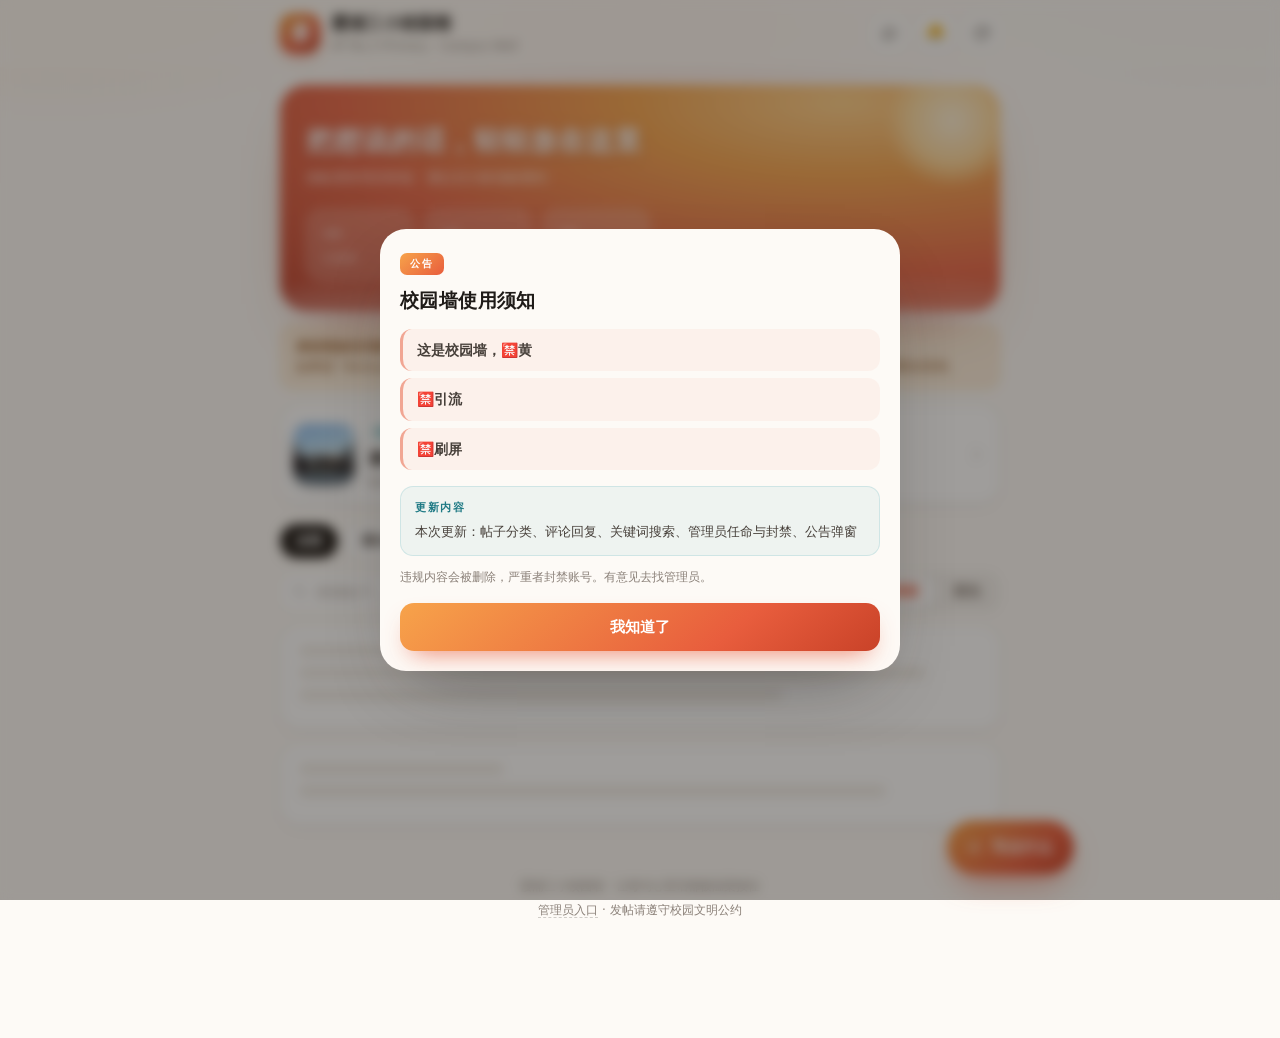
<file: index.html>
<!DOCTYPE html>
<html lang="zh-CN">
<head>
<meta charset="UTF-8">
<meta name="viewport" content="width=device-width, initial-scale=1, viewport-fit=cover">
<meta name="theme-color" content="#fdfaf6">
<meta name="description" content="霞浦三小校园墙 —— 同学们发帖、点赞、评论的校园小广场。">
<title>霞浦三小校园墙</title>
<link rel="icon" href="data:image/svg+xml,<svg xmlns='http://www.w3.org/2000/svg' viewBox='0 0 100 100'><rect width='100' height='100' rx='24' fill='%23e85d3d'/><text x='50' y='70' font-size='58' text-anchor='middle' fill='white' font-family='sans-serif'>霞</text></svg>">
<link rel="stylesheet" href="css/style.css">
</head>
<body>

<!-- ============ 顶栏 ============ -->
<header class="site-head" id="siteHead">
  <div class="head-inner">
    <div class="brand">
      <div class="brand-mark">霞</div>
      <div class="brand-text">
        <h1 id="siteTitle">霞浦三小校园墙</h1>
        <p>XP No.3 Primary · Campus Wall</p>
      </div>
    </div>
    <div class="head-actions">
      <button class="icon-btn dot-host" id="btnMsg" title="消息" aria-label="消息">
        <svg viewBox="0 0 24 24" fill="none" stroke="currentColor" stroke-width="2" stroke-linecap="round" stroke-linejoin="round" width="17" height="17">
          <path d="M20.5 11.5c0 4-3.8 7.2-8.5 7.2-1 0-2-.14-2.9-.4L4.5 20l1.4-3.7C4.4 14.9 3.5 13.3 3.5 11.5c0-4 3.8-7.2 8.5-7.2s8.5 3.2 8.5 7.2z"/>
        </svg>
        <i class="dot" id="msgDot" hidden></i>
      </button>
      <a class="icon-btn me-btn" id="btnMe" href="me.html" title="个人中心" aria-label="个人中心">
        <span id="myAvatar">🐣</span>
      </a>
      <button class="icon-btn" id="btnRefresh" title="刷新" aria-label="刷新">
        <svg viewBox="0 0 24 24" fill="none" stroke="currentColor" stroke-width="2" stroke-linecap="round" stroke-linejoin="round" width="17" height="17">
          <path d="M21 12a9 9 0 1 1-2.64-6.36"/><path d="M21 3v6h-6"/>
        </svg>
      </button>
    </div>
  </div>
</header>

<div class="wrap">

  <!-- ============ 头图 ============ -->
  <section class="hero">
    <div class="hero-sun"></div>
    <svg class="hero-wave" viewBox="0 0 720 62" preserveAspectRatio="none" aria-hidden="true">
      <path d="M0 40 C90 14 150 52 240 40 C330 28 380 8 470 26 C560 44 620 20 720 34 L720 62 L0 62 Z" fill="rgba(255,255,255,0.10)"/>
      <path d="M0 50 C110 30 170 58 280 48 C390 38 430 26 540 44 C630 58 680 40 720 48 L720 62 L0 62 Z" fill="rgba(255,255,255,0.14)"/>
    </svg>
    <h2>把想说的话，轻轻放在这里</h2>
    <p class="sub">发帖需管理员审核 · 通过后大家就能看到</p>

    <div class="hero-stats">
      <div class="stat"><b id="statPosts">—</b><span>已发布</span></div>
      <div class="stat"><b id="statLikes">—</b><span>收到的赞</span></div>
      <div class="stat"><b id="statComments">—</b><span>条评论</span></div>
    </div>
  </section>

  <div class="demo-bar" id="demoBar">
    <b>演示模式</b> · 还没有连接数据库，帖子只存在你这台设备上。
    想正式上线，请按 <code>README.md</code> 的步骤填好 <code>js/config.js</code>。
  </div>

  <!-- ============ 学校简介入口 ============ -->
  <a class="intro-card" href="xiapu/index.html">
    <div class="intro-thumb"></div>
    <div class="intro-body">
      <span class="intro-kicker">学校简介</span>
      <h3>霞浦县第三小学 · 若水教育</h3>
      <p>校史 · 文化 · 荣誉 · 校刊《润芽》</p>
    </div>
    <svg class="intro-arrow" viewBox="0 0 24 24" fill="none" stroke="currentColor" stroke-width="2" stroke-linecap="round" stroke-linejoin="round" aria-hidden="true">
      <path d="M9 5l7 7-7 7"/>
    </svg>
  </a>

  <!-- ============ 分类 ============ -->
  <div class="cat-bar" id="catBar">
    <button class="cat on" data-cat="">全部</button>
    <button class="cat" data-cat="灌水贴">灌水贴</button>
    <button class="cat" data-cat="吐槽">吐槽</button>
    <button class="cat" data-cat="失物招领">失物招领</button>
    <button class="cat" data-cat="挂人">挂人</button>
  </div>

  <!-- ============ 工具栏：搜索 + 排序 ============ -->
  <div class="toolbar">
    <div class="search-box">
      <svg viewBox="0 0 24 24" fill="none" stroke="currentColor" stroke-width="2" stroke-linecap="round" stroke-linejoin="round" width="15" height="15">
        <circle cx="11" cy="11" r="7"/><path d="M20 20l-3.5-3.5"/>
      </svg>
      <input id="inpSearch" type="search" placeholder="搜索帖子…" autocomplete="off" maxlength="40">
      <button class="search-clear" id="btnClearSearch" hidden aria-label="清空搜索">
        <svg viewBox="0 0 24 24" fill="none" stroke="currentColor" stroke-width="2.4" stroke-linecap="round" width="12" height="12">
          <path d="M6 6l12 12M18 6L6 18"/>
        </svg>
      </button>
    </div>
    <div class="tabs" role="tablist">
      <button class="tab active" data-sort="new" role="tab">最新</button>
      <button class="tab" data-sort="hot" role="tab">最热</button>
    </div>
  </div>

  <div class="search-hint" id="searchHint" hidden></div>

  <!-- ============ 帖子流 ============ -->
  <main id="feed">
    <div class="skel"><div class="skel-line" style="width:38%"></div><div class="skel-line" style="width:92%"></div><div class="skel-line" style="width:71%"></div></div>
    <div class="skel"><div class="skel-line" style="width:30%"></div><div class="skel-line" style="width:86%"></div></div>
  </main>

  <footer class="site-foot">
    <div>霞浦三小校园墙 · 让每句心里话都被温柔接住</div>
    <div><a href="admin.html">管理员入口</a> · 发帖请遵守校园文明公约</div>
  </footer>
</div>

<!-- ============ 发布按钮 ============ -->
<button class="fab" id="btnCompose">
  <svg viewBox="0 0 24 24" fill="none" stroke="currentColor" stroke-width="2.2" stroke-linecap="round" stroke-linejoin="round">
    <path d="M12 5v14M5 12h14"/>
  </svg>
  写点什么
</button>

<!-- ============ 发布弹窗 ============ -->
<div class="modal-backdrop" id="composer">
  <div class="sheet" role="dialog" aria-modal="true" aria-labelledby="composerTitle">
    <div class="sheet-grip"></div>
    <h3 id="composerTitle">写点什么</h3>
    <p class="hint">发布后会先送到管理员那里，通过审核就会挂在墙上啦。</p>

    <div class="field">
      <label>发帖身份</label>
      <div class="poster-bar">
        <div class="avatar" id="posterAvatar">🐣</div>
        <div class="poster-info">
          <div class="poster-name" id="posterName">正在确认身份…</div>
          <label class="switch">
            <input type="checkbox" id="chkAnon">
            <span class="switch-track"><i></i></span>
            <span class="switch-text">匿名发布（不显示我的头像）</span>
          </label>
        </div>
      </div>
    </div>

    <div class="field">
      <label>发个什么</label>
      <div class="cat-pick" id="catPick">
        <button type="button" class="cat-opt on" data-cat="灌水贴">💬 灌水贴</button>
        <button type="button" class="cat-opt" data-cat="吐槽">😤 吐槽</button>
        <button type="button" class="cat-opt" data-cat="失物招领">🔎 失物招领</button>
        <button type="button" class="cat-opt" data-cat="挂人">👀 挂人</button>
      </div>
    </div>

    <div class="field">
      <label for="inpContent">想说的事</label>
      <textarea class="textarea" id="inpContent" maxlength="1000" placeholder="捡到东西、找失主、分享一件小事、给谁带句话……都可以。注意不要写别人的真实姓名和联系方式哦。"></textarea>
      <div class="counter" id="counter">0 / 1000</div>
    </div>

    <div class="field">
      <label>配图 <span class="opt">（选填，一张）</span></label>
      <div class="uploader">
        <div class="upload-tile" id="uploadTile">
          <svg viewBox="0 0 24 24" fill="none" stroke="currentColor" stroke-width="1.8" stroke-linecap="round" stroke-linejoin="round">
            <rect x="3" y="4.5" width="18" height="15" rx="3"/><circle cx="8.5" cy="9.5" r="1.6"/><path d="M3.5 17l4.5-4.5 3.5 3 3-2.5 6 5"/>
          </svg>
          加图片
        </div>
        <div class="uploader-info" id="uploaderInfo">
          支持 jpg / png，会自动压缩，单张不超过 10MB。
        </div>
      </div>
      <input type="file" id="fileInput" accept="image/*" hidden>
    </div>

    <div class="sheet-actions">
      <button class="btn btn-ghost" id="btnCancel">取消</button>
      <button class="btn btn-primary" id="btnSubmit">提交审核</button>
    </div>
  </div>
</div>

<!-- ============ 公告 ============ -->
<div class="modal-backdrop" id="announceModal">
  <div class="sheet announce-sheet" role="dialog" aria-modal="true" aria-labelledby="annTitle">
    <div class="sheet-grip"></div>
    <div class="announce-badge">公告</div>
    <h3 id="annTitle">校园墙使用须知</h3>
    <div class="announce-rules" id="annRules"></div>
    <div class="announce-change" id="annChange"></div>
    <div class="announce-footer" id="annFooter" hidden></div>
    <button class="btn btn-primary" id="btnAnnOk" style="width:100%;margin-top:16px">我知道了</button>
  </div>
</div>

<!-- ============ 用户卡片 ============ -->
<div class="modal-backdrop" id="userCard">
  <div class="sheet user-sheet" role="dialog" aria-modal="true">
    <div class="sheet-grip"></div>
    <div class="uc-head">
      <div class="uc-avatar" id="ucAvatar">🐣</div>
      <div class="uc-name" id="ucName">同学</div>
      <div class="uc-bio" id="ucBio"></div>
    </div>
    <div class="uc-actions" id="ucActions"></div>
    <button class="btn btn-ghost uc-close" id="ucClose" style="width:100%;margin-top:10px">关闭</button>
  </div>
</div>

<!-- ============ 图片大图 ============ -->
<div class="lightbox" id="lightbox"><img id="lightboxImg" alt="查看大图"></div>

<!-- ============ toast ============ -->
<div class="toast-stack" id="toastStack"></div>

<!-- ============ 脚本（本地文件，不依赖任何 CDN） ============ -->
<script src="vendor/supabase.js"></script>
<script src="js/config.js"></script>
<script src="js/store.js"></script>
<script src="js/social.js"></script>
<script src="js/notify.js"></script>
<script src="js/app.js"></script>
</body>
</html>
</file>
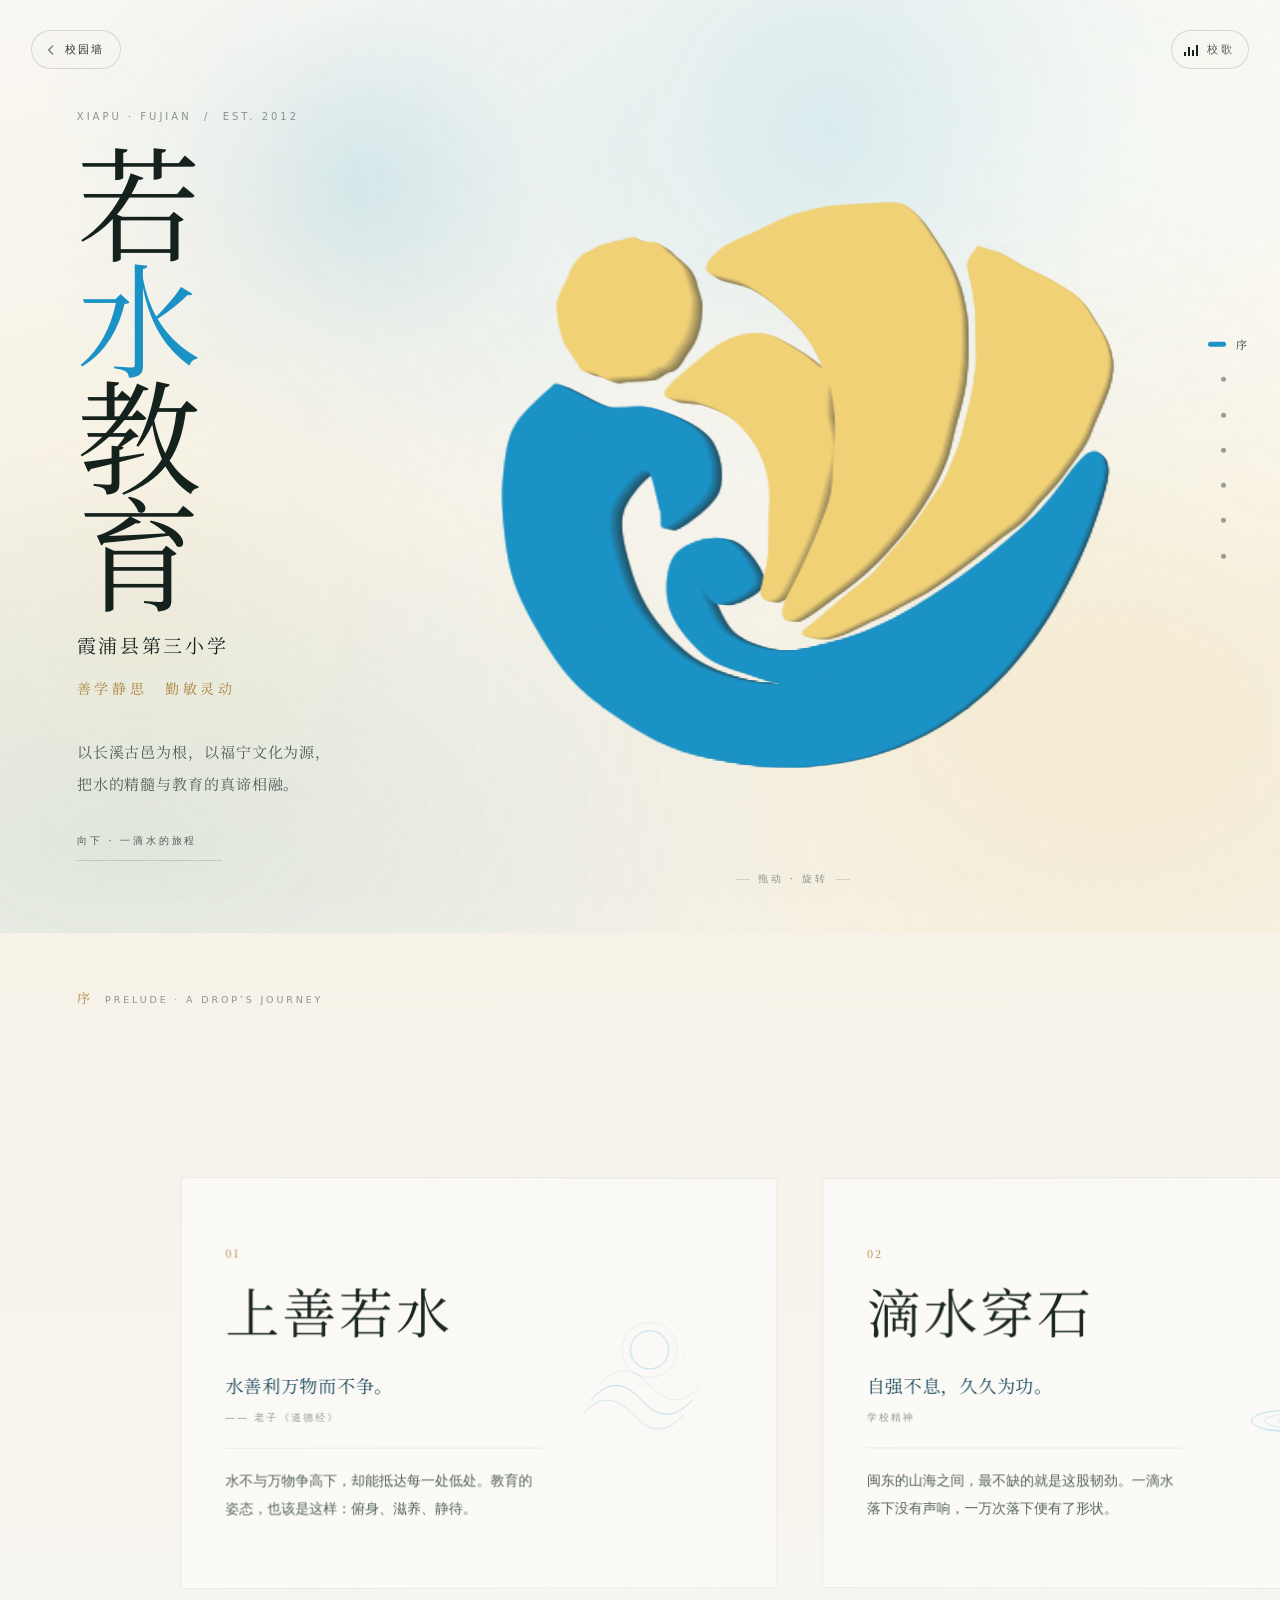
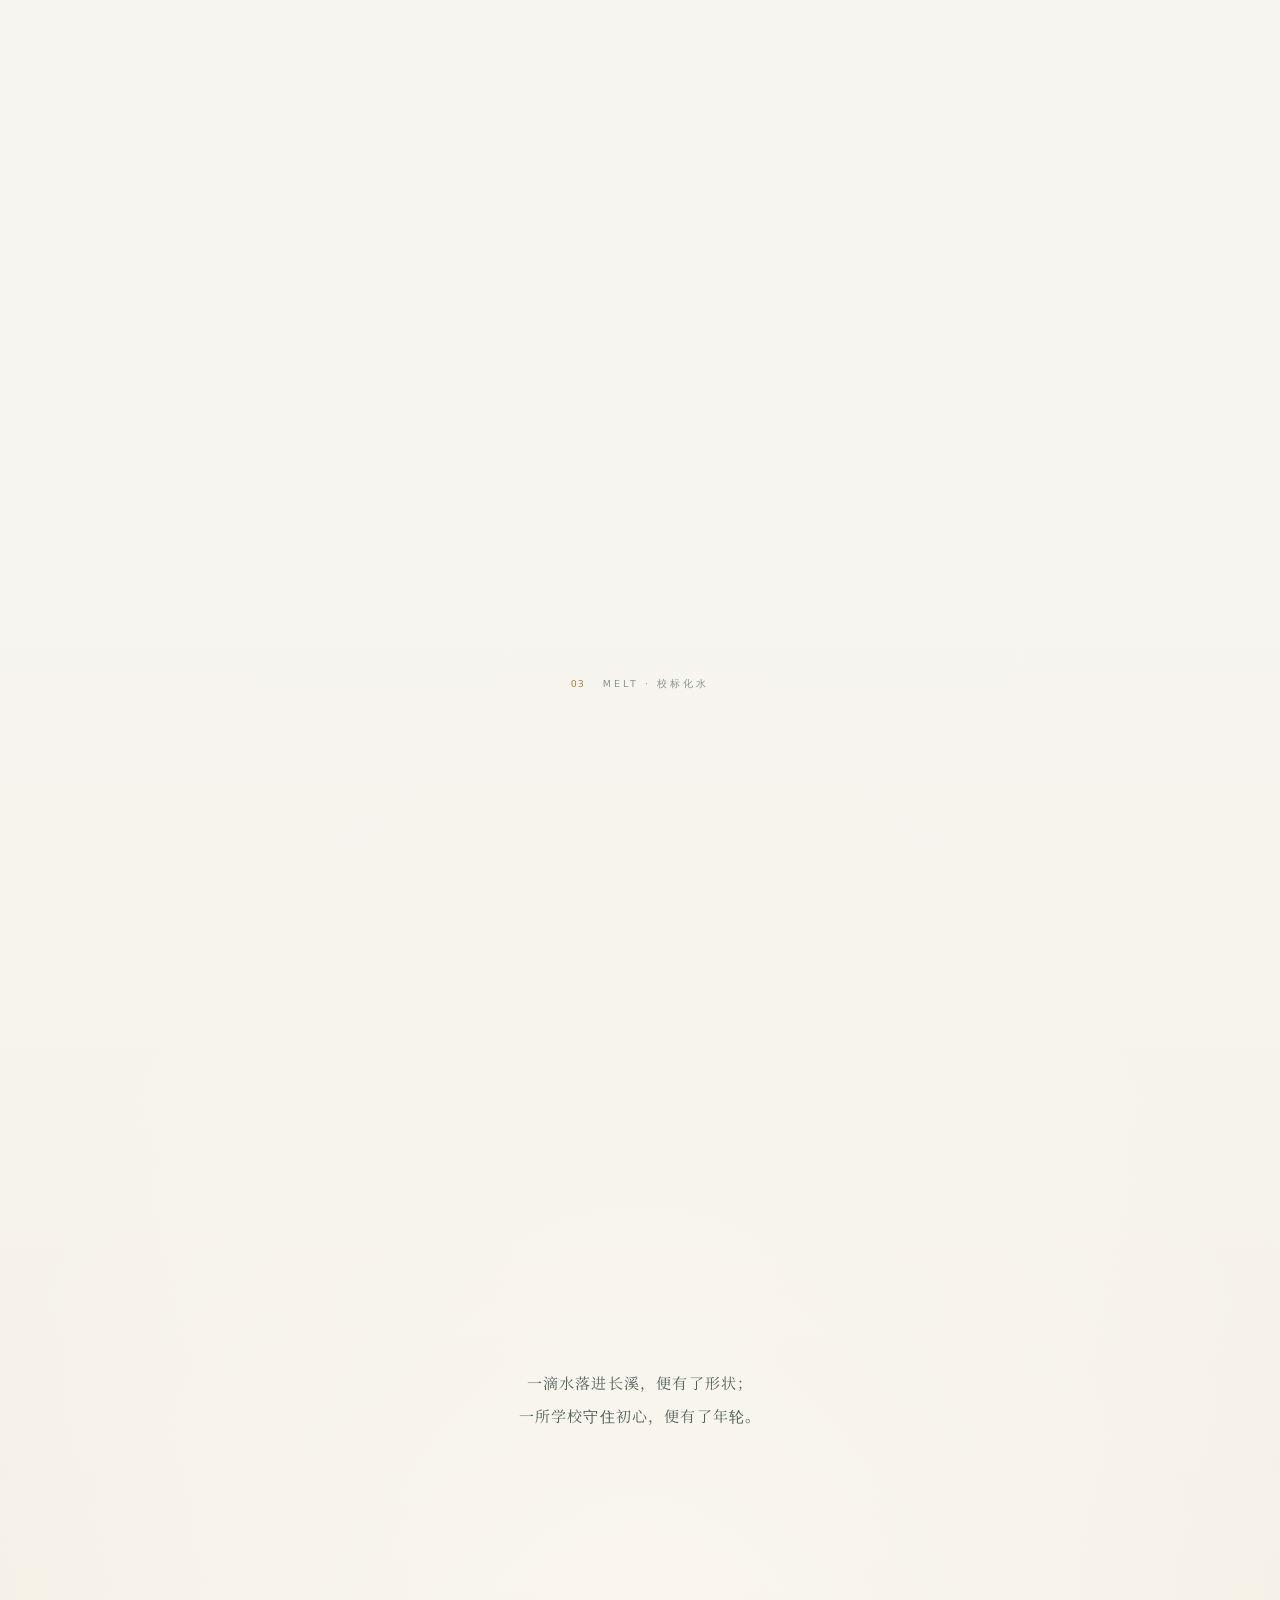
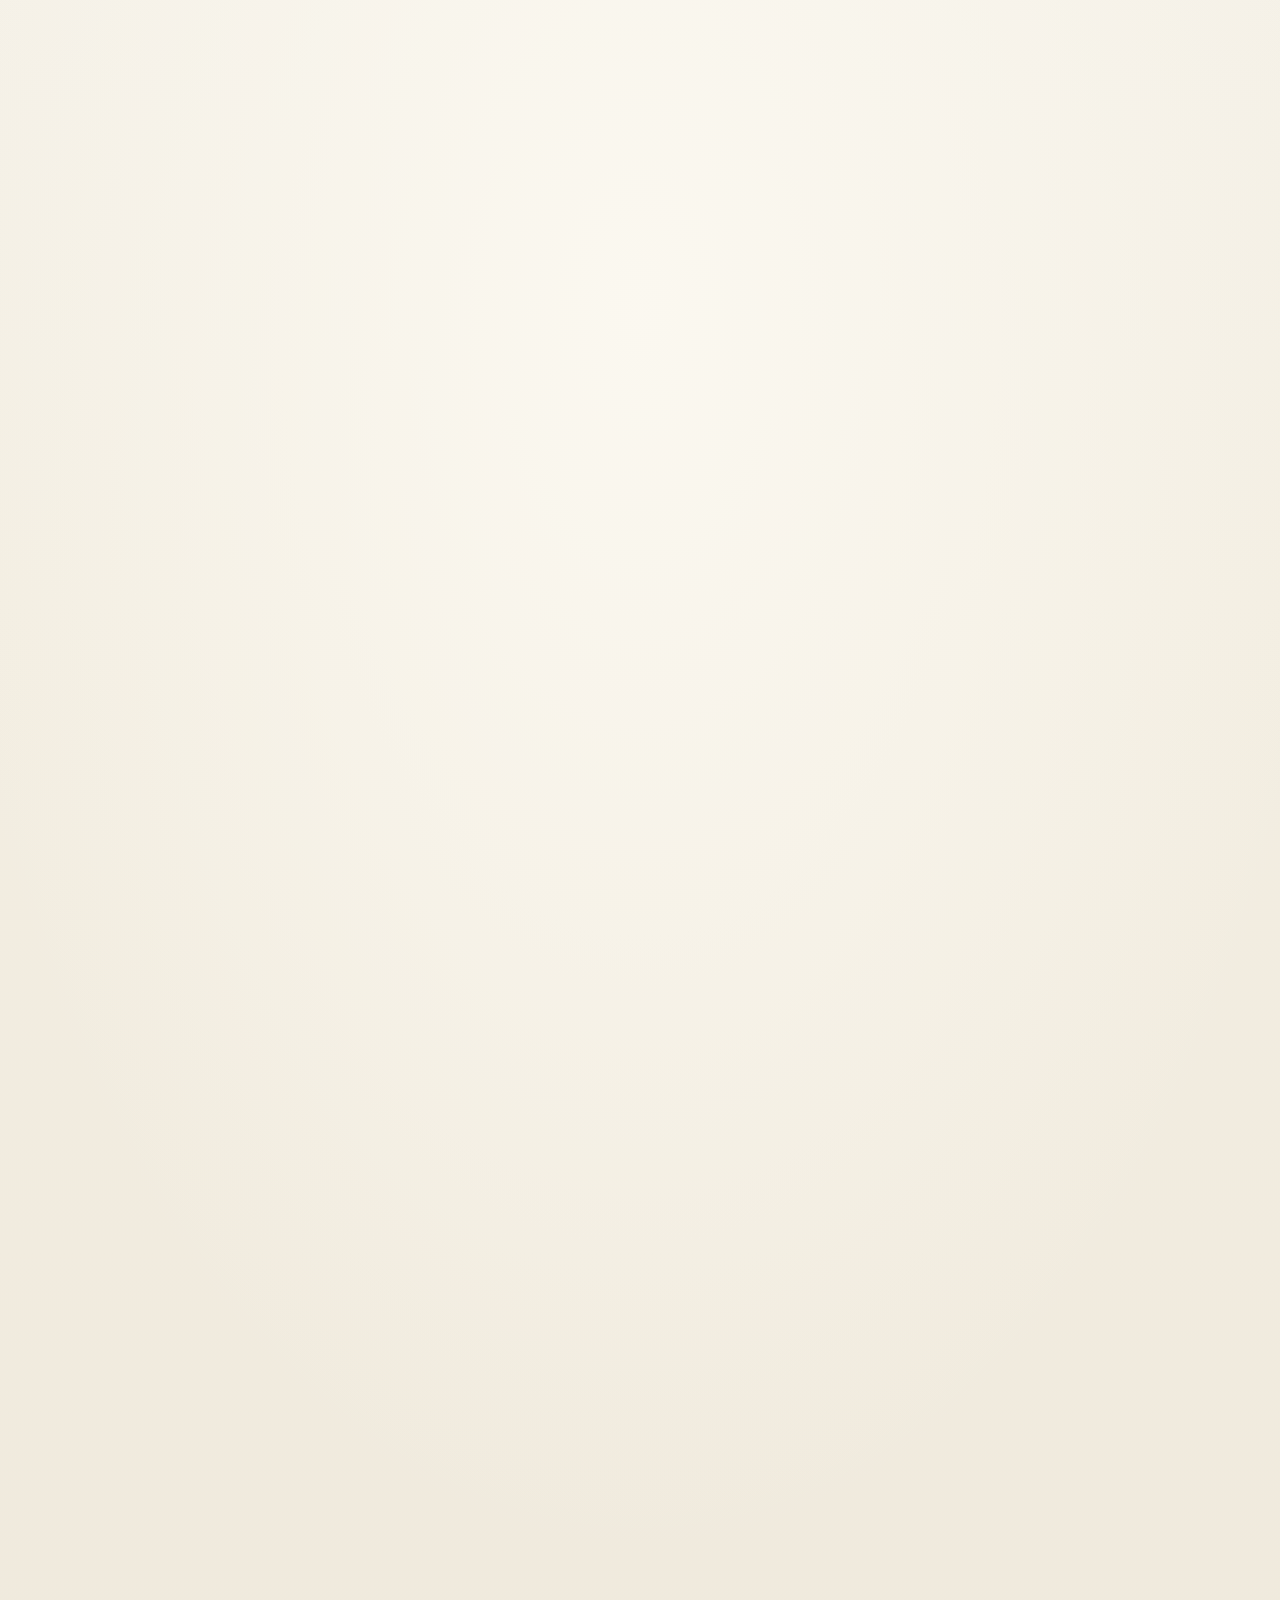
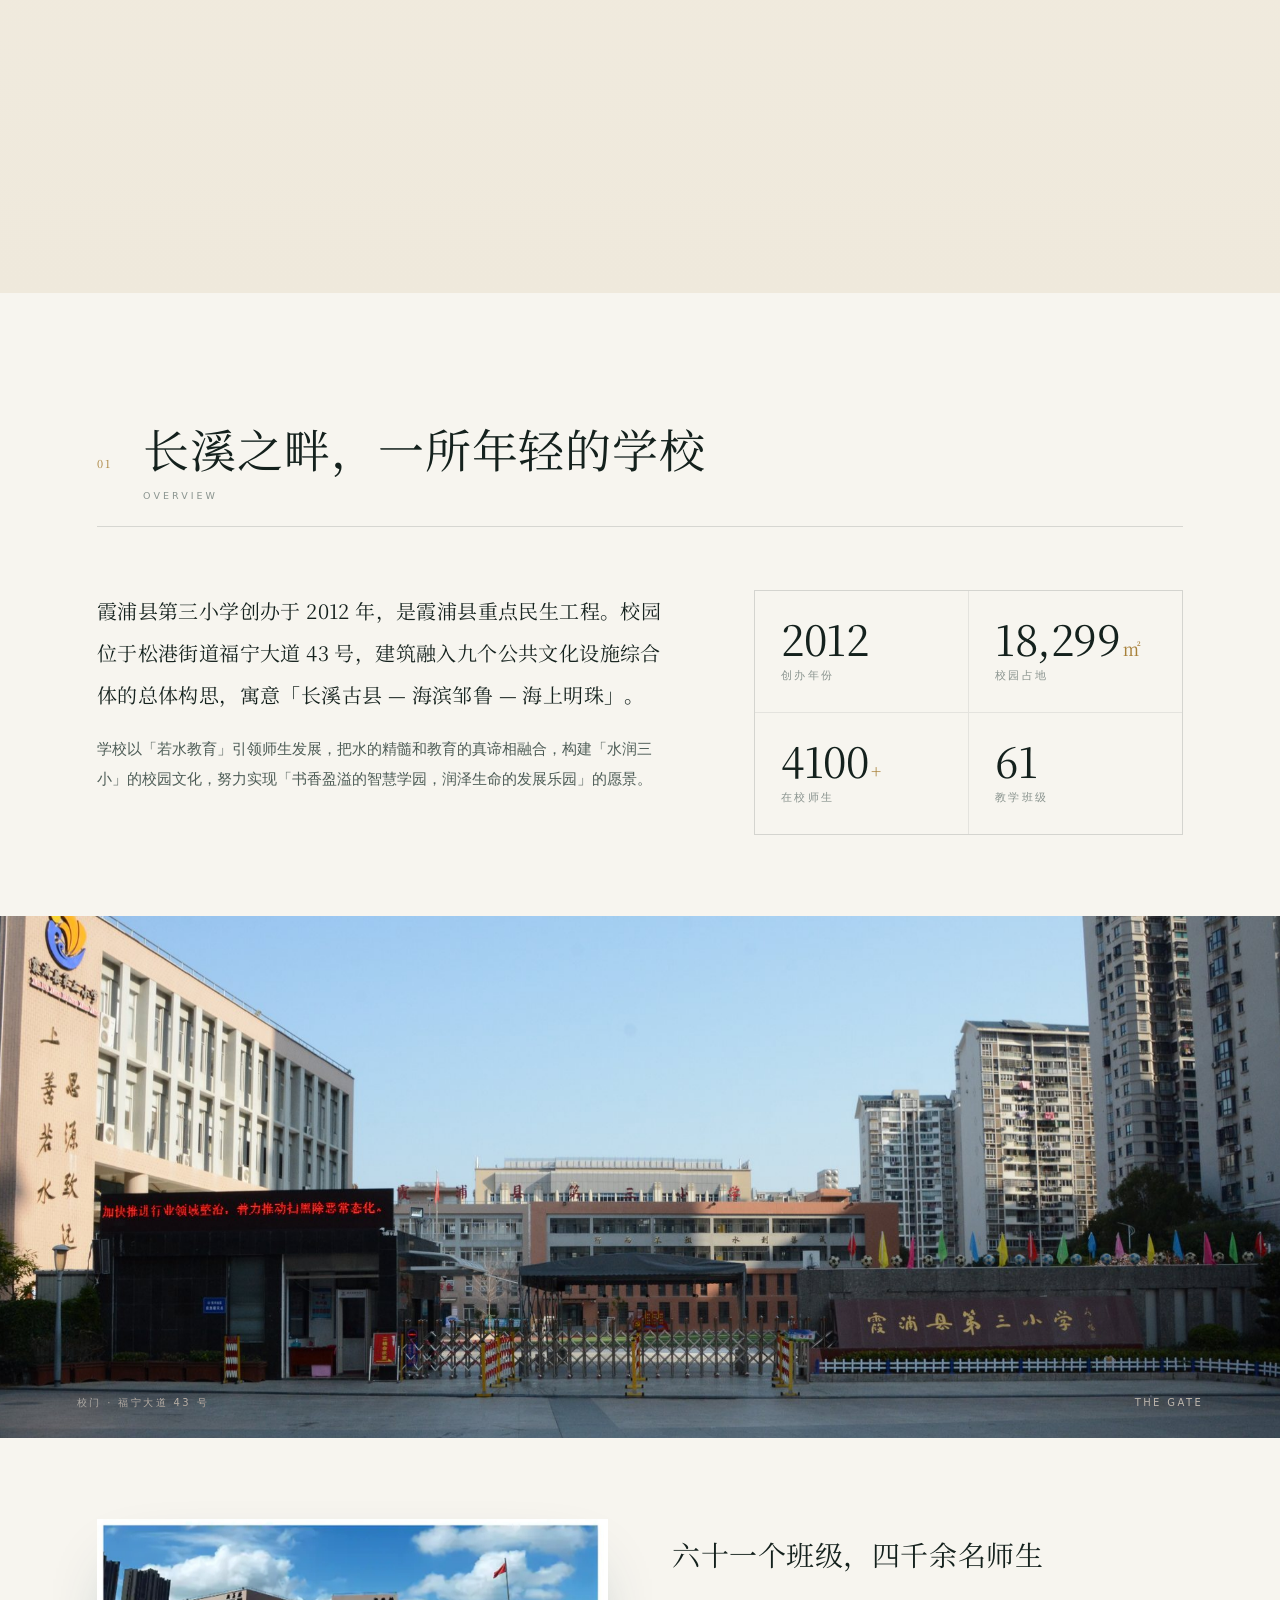
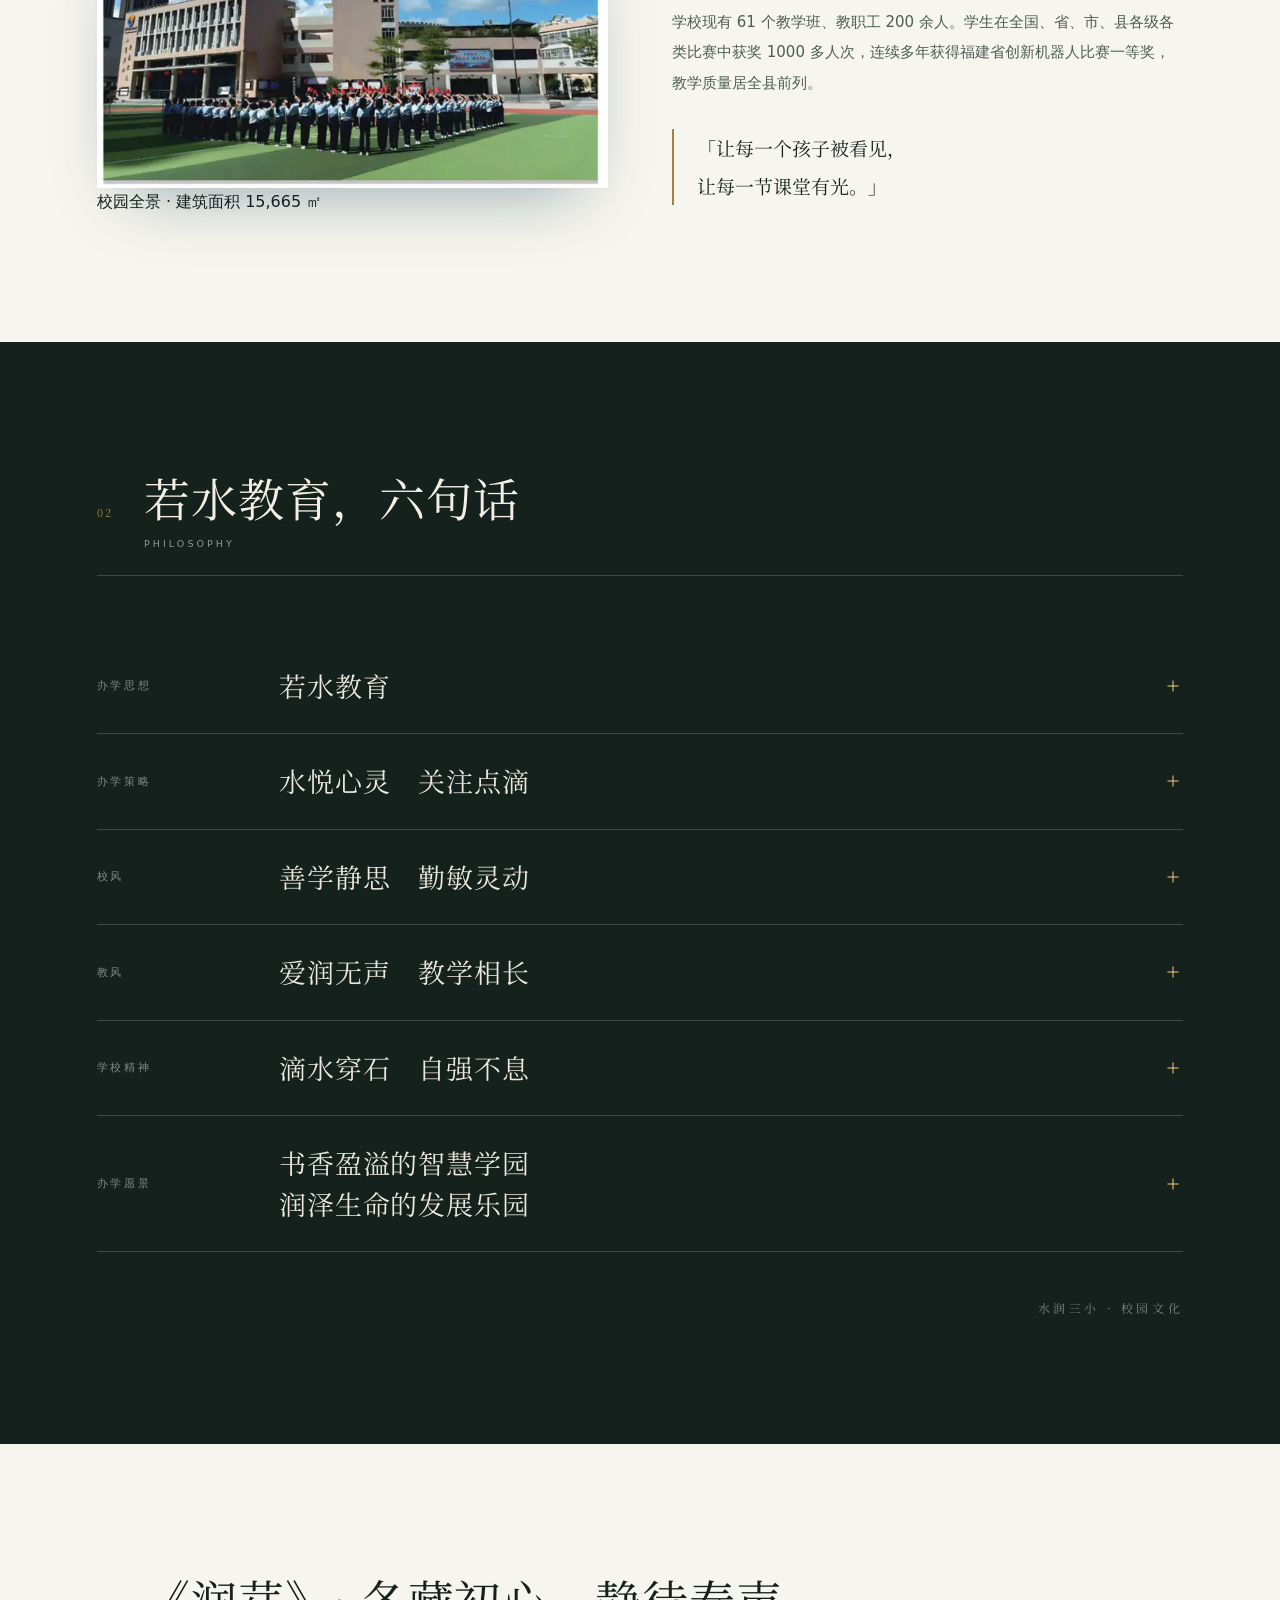
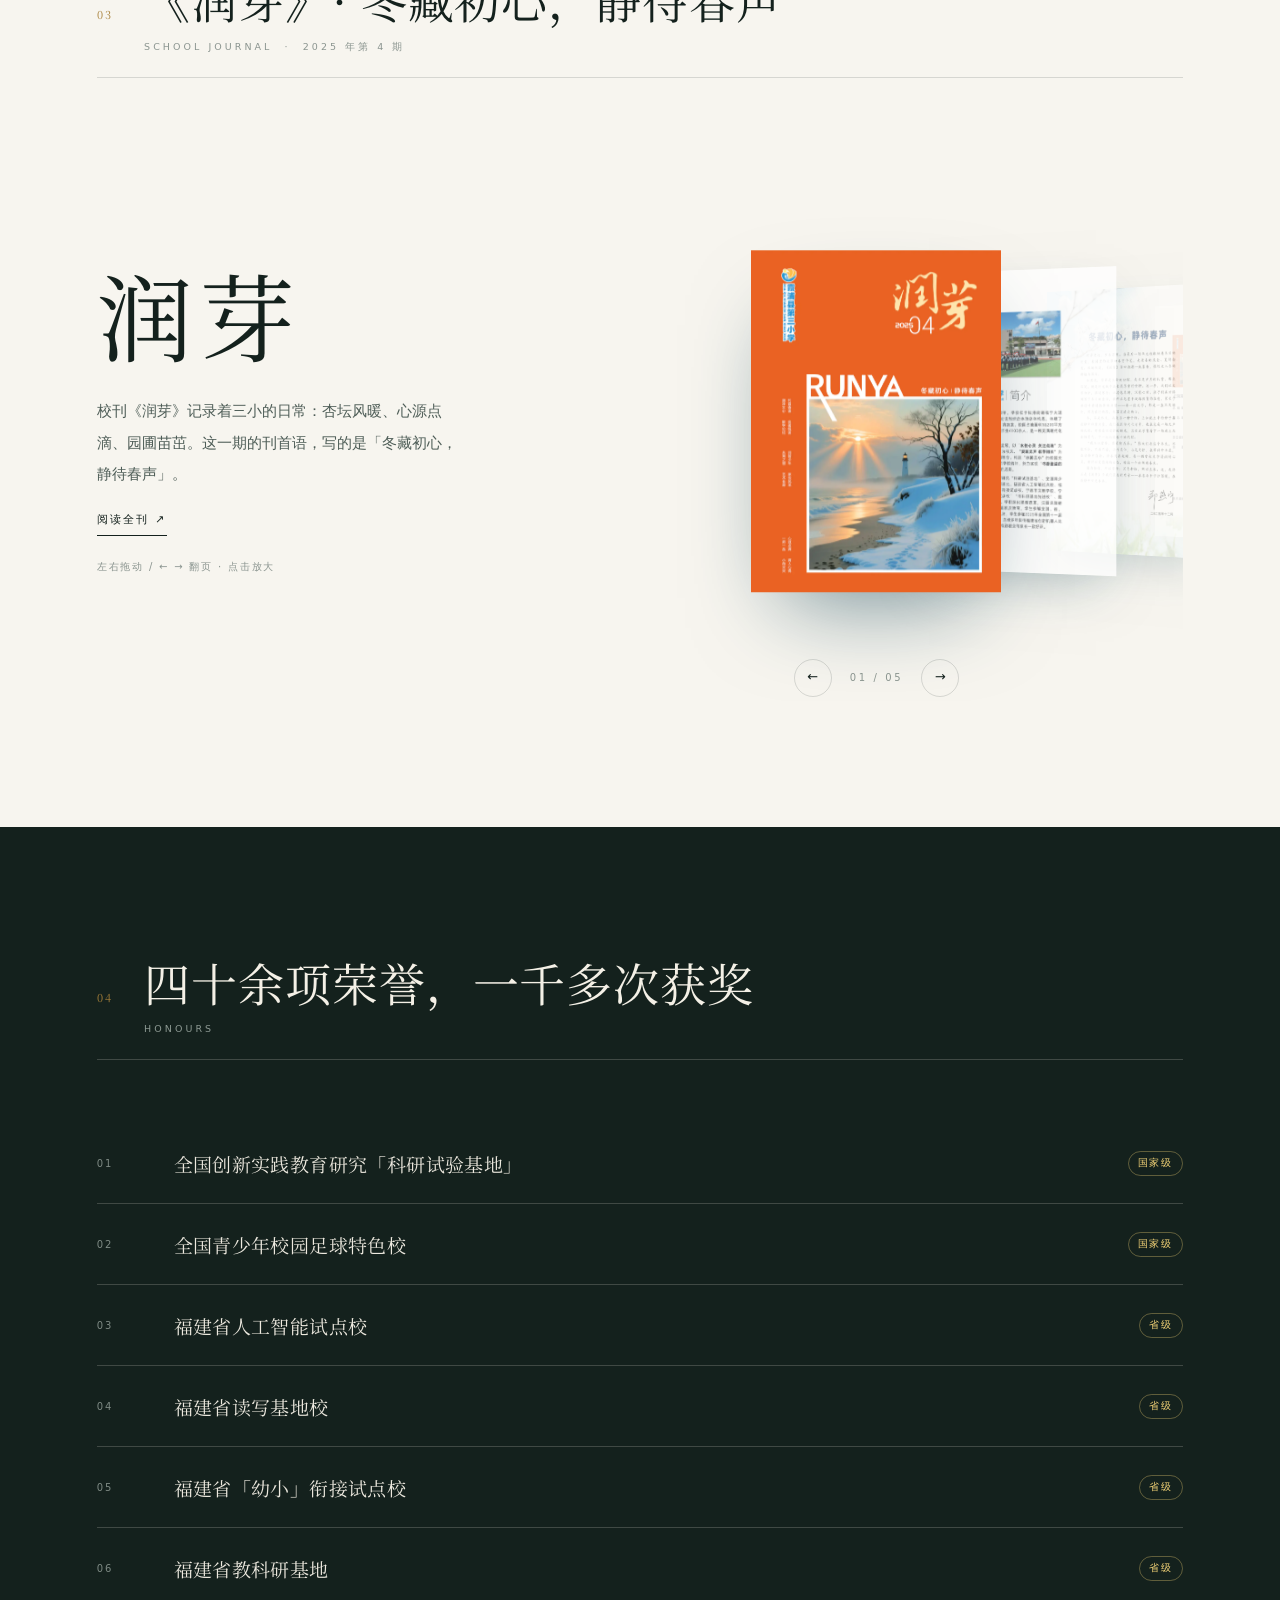
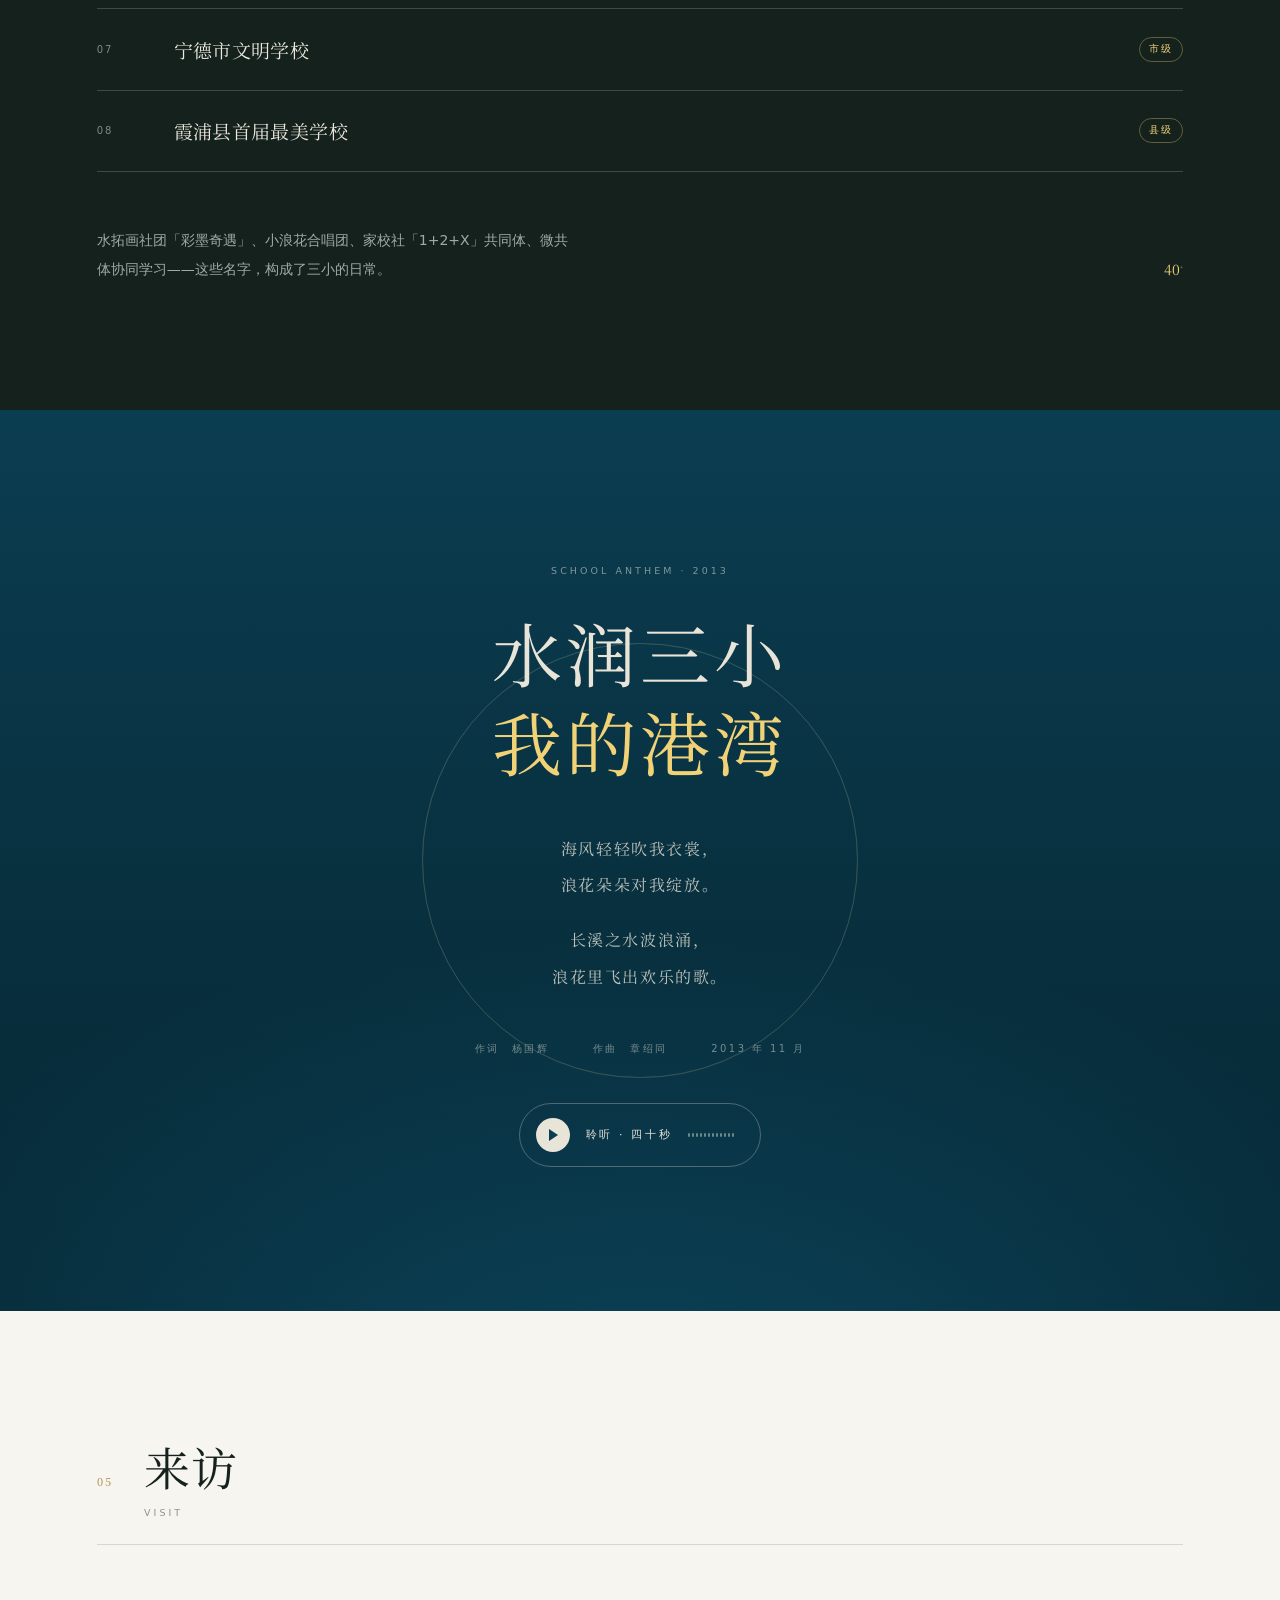
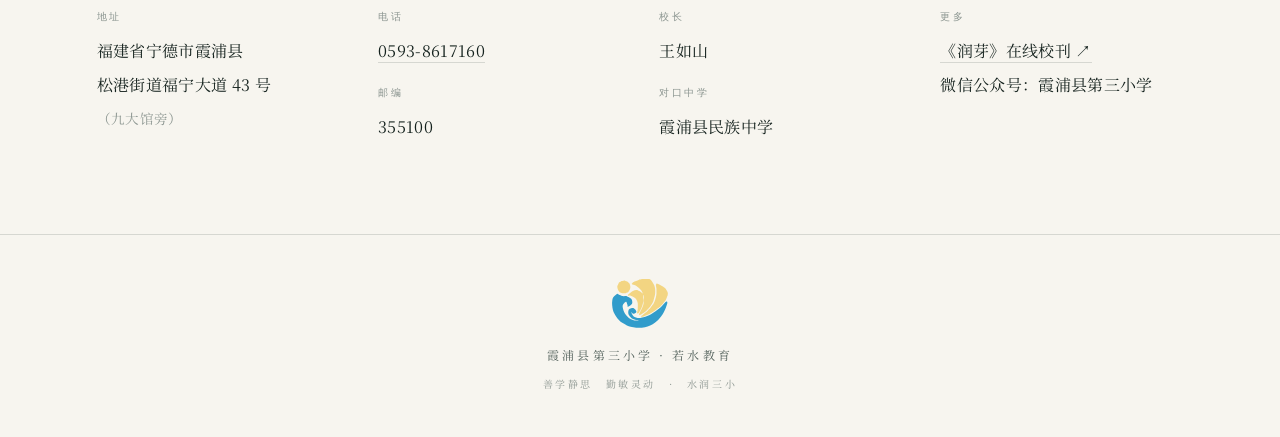
<file: xiapu/index.html>
<!DOCTYPE html>
<html lang="zh-CN">
<head>
<meta charset="UTF-8">
<meta name="viewport" content="width=device-width, initial-scale=1, viewport-fit=cover">
<title>霞浦县第三小学 · 若水教育</title>
<meta name="description" content="霞浦县第三小学以“若水教育”为核心理念，善学静思，勤敏灵动。创办于2012年，位于长溪之畔、福宁大道43号。">
<meta name="theme-color" content="#F7F5EF">
<link rel="icon" href="media/mark.svg" type="image/svg+xml">
<link rel="stylesheet" href="css/site.css?v=320">
</head>
<body>

<div class="grain" aria-hidden="true"></div>

<!-- 返回校园墙 -->
<a class="back-wall" href="../index.html" aria-label="返回校园墙">
  <svg viewBox="0 0 24 24" fill="none" stroke="currentColor" stroke-width="2" stroke-linecap="round" stroke-linejoin="round" aria-hidden="true">
    <path d="M15 19l-7-7 7-7"/>
  </svg>
  <span>校园墙</span>
</a>

<!-- 顶部滚动细线 -->
<div class="scroll-line" aria-hidden="true"><i id="scrollLine"></i></div>

<!-- 侧边章节导轨 -->
<nav class="rail" id="rail" aria-label="章节导航">
  <ol>
    <li><a href="#top"><i></i><span>序</span></a></li>
    <li><a href="#overview"><i></i><span>观</span></a></li>
    <li><a href="#culture"><i></i><span>道</span></a></li>
    <li><a href="#journal"><i></i><span>卷</span></a></li>
    <li><a href="#honors"><i></i><span>光</span></a></li>
    <li><a href="#anthem"><i></i><span>声</span></a></li>
    <li><a href="#visit"><i></i><span>访</span></a></li>
  </ol>
</nav>

<!-- 声音开关 -->
<button class="sound" id="sound" type="button" aria-pressed="false" aria-label="播放校歌背景音">
  <span class="sound__bars" aria-hidden="true"><i></i><i></i><i></i><i></i></span>
  <span class="sound__label">校歌</span>
</button>

<div class="orb" id="orb" aria-hidden="true">
  <div class="orb__mark" id="orbMark">
    <div class="orb__stack" id="orbStack"></div>
  </div>
</div>

<main id="top">

<!-- ================= 首屏 ================= -->
<header class="hero" id="hero">
  <div class="hero__water" aria-hidden="true"><canvas id="waterCanvas"></canvas></div>

  <div class="hero__inner">
    <div class="hero__meta">
      <p class="eyebrow">XIAPU · FUJIAN &nbsp;/&nbsp; EST. 2012</p>
      <h1 class="hero__title" aria-label="若水教育"><span>若</span><span>水</span><span>教</span><span>育</span></h1>
      <p class="hero__school">霞浦县第三小学</p>
      <p class="hero__line">善学静思　勤敏灵动</p>
    </div>

    <div class="hero__stage" id="heroStage">
      <p class="emblem__hint" id="emblemHint"><span>拖动 · 旋转</span></p>
    </div>

    <div class="hero__foot">
      <p class="hero__lede">以长溪古邑为根，以福宁文化为源，<br>把水的精髓与教育的真谛相融。</p>
      <a class="scroll-cue" href="#preface">
        <span>向下 · 一滴水的旅程</span>
        <svg viewBox="0 0 12 34" aria-hidden="true"><path d="M6 0v30M1 25l5 7 5-7" fill="none" stroke="currentColor" stroke-width="1"/></svg>
      </a>
    </div>
  </div>
</header>

<!-- ================= 序 · 横向 3D 长卷 ================= -->
<section class="journey" id="preface">
  <div class="journey__scroller" id="journeyScroller">
    <div class="journey__stage">

      <div class="journey__caption">
        <span class="num">序</span>
        <span class="en">PRELUDE · A DROP’S JOURNEY</span>
      </div>

      <div class="journey__track" id="journeyTrack">
        <article class="panel">
          <div class="panel__body">
            <p class="panel__idx">01</p>
            <h2>上善若水</h2>
            <p class="panel__quote">水善利万物而不争。</p>
            <p class="panel__note">—— 老子《道德经》</p>
            <p class="panel__text">水不与万物争高下，却能抵达每一处低处。教育的姿态，也该是这样：俯身、滋养、静待。</p>
          </div>
          <div class="panel__art" aria-hidden="true">
            <svg viewBox="0 0 400 400"><g fill="none" stroke="currentColor" stroke-width=".9">
              <path d="M60 250c40-46 78-46 120 0s82 46 122 0"/><path d="M40 285c40-46 78-46 120 0s82 46 122 0" opacity=".7"/>
              <path d="M80 215c40-46 78-46 120 0s82 46 122 0" opacity=".4"/>
              <circle cx="200" cy="130" r="46"/><circle cx="200" cy="130" r="66" opacity=".35"/>
              <circle cx="200" cy="130" r="86" opacity=".15"/>
            </g></svg>
          </div>
        </article>

        <article class="panel">
          <div class="panel__body">
            <p class="panel__idx">02</p>
            <h2>滴水穿石</h2>
            <p class="panel__quote">自强不息，久久为功。</p>
            <p class="panel__note">学校精神</p>
            <p class="panel__text">闽东的山海之间，最不缺的就是这股韧劲。一滴水落下没有声响，一万次落下便有了形状。</p>
          </div>
          <div class="panel__art" aria-hidden="true">
            <svg viewBox="0 0 400 400"><g fill="none" stroke="currentColor" stroke-width=".9">
              <path d="M200 60v150"/><path d="M200 210c0 22-7 34-7 46s14 22 7 34" opacity=".55"/>
              <ellipse cx="200" cy="300" rx="96" ry="26"/><ellipse cx="200" cy="300" rx="64" ry="17" opacity=".6"/>
              <ellipse cx="200" cy="300" rx="34" ry="9" opacity=".35"/>
              <path d="M120 322h160" opacity=".3"/>
            </g></svg>
          </div>
        </article>

        <article class="panel">
          <div class="panel__body">
            <p class="panel__idx">03</p>
            <h2>海纳百川</h2>
            <p class="panel__quote">书香盈溢的智慧学园，<br>润泽生命的发展乐园。</p>
            <p class="panel__note">办学愿景</p>
            <p class="panel__text">长溪入海，海又成湾。学校愿做那个港湾：让每一条小小的水流，都找得到自己的方向。</p>
          </div>
          <div class="panel__art" aria-hidden="true">
            <svg viewBox="0 0 400 400"><g fill="none" stroke="currentColor" stroke-width=".9">
              <circle cx="200" cy="200" r="120" opacity=".25"/><circle cx="200" cy="200" r="88" opacity=".45"/>
              <path d="M40 230c60-30 100 10 160-10s100 20 160-10"/>
              <path d="M40 262c60-30 100 10 160-10s100 20 160-10" opacity=".6"/>
              <path d="M40 294c60-30 100 10 160-10s100 20 160-10" opacity=".35"/>
            </g></svg>
          </div>
        </article>
      </div>

      <div class="journey__bar"><i id="journeyBar"></i></div>
    </div>
  </div>
</section>

<!-- ================= 融 · 校标化水 ================= -->
<section class="water" id="water">
  <div class="water__scroller">
    <div class="water__stage">
      <p class="water__en"><span>03</span> MELT · 校标化水</p>

      <div class="water__frame" id="orbFrame">
        <canvas class="water__fluid" id="fluidCanvas" aria-hidden="true"></canvas>
        <span class="water__label">上善若水 · 水润三小</span>
      </div>

      <p class="water__note">一滴水落进长溪，便有了形状；<br>一所学校守住初心，便有了年轮。</p>
    </div>
  </div>
</section>

<!-- ================= 观 · 学校概况 ================= -->
<section class="chapter" id="overview">
  <div class="wrap">
    <header class="chap-head reveal">
      <span class="chap-no">01</span>
      <div>
        <h2 class="chap-title">长溪之畔，一所年轻的学校</h2>
        <p class="chap-en">OVERVIEW</p>
      </div>
    </header>

    <div class="overview">
      <div class="overview__text reveal">
        <p class="lead">霞浦县第三小学创办于 2012 年，是霞浦县重点民生工程。校园位于松港街道福宁大道 43 号，建筑融入九个公共文化设施综合体的总体构思，寓意「长溪古县 — 海滨邹鲁 — 海上明珠」。</p>
        <p>学校以「若水教育」引领师生发展，把水的精髓和教育的真谛相融合，构建「水润三小」的校园文化，努力实现「书香盈溢的智慧学园，润泽生命的发展乐园」的愿景。</p>
      </div>

      <dl class="stats reveal" id="stats">
        <div><dt data-count="2012" data-suffix="">0</dt><dd>创办年份</dd></div>
        <div><dt data-count="18299" data-suffix="㎡">0</dt><dd>校园占地</dd></div>
        <div><dt data-count="4100" data-suffix="+">0</dt><dd>在校师生</dd></div>
        <div><dt data-count="61" data-suffix="">0</dt><dd>教学班级</dd></div>
      </dl>
    </div>
  </div>

  <figure class="bleed reveal">
    <img src="media/gate-hero.jpg" alt="霞浦县第三小学校门" id="gateImg">
    <figcaption><span>校门 · 福宁大道 43 号</span><span class="en">THE GATE</span></figcaption>
  </figure>

  <div class="wrap">
    <div class="duo">
      <figure class="tilt reveal" data-tilt>
        <img src="media/campus-pano.jpg" alt="校园建筑全景">
        <figcaption>校园全景 · 建筑面积 15,665 ㎡</figcaption>
      </figure>
      <div class="duo__text reveal">
        <h3>六十一个班级，四千余名师生</h3>
        <p>学校现有 61 个教学班、教职工 200 余人。学生在全国、省、市、县各级各类比赛中获奖 1000 多人次，连续多年获得福建省创新机器人比赛一等奖，教学质量居全县前列。</p>
        <p class="duo__quote">「让每一个孩子被看见，<br>让每一节课堂有光。」</p>
      </div>
    </div>
  </div>
</section>

<!-- ================= 道 · 文化理念 ================= -->
<section class="chapter chapter--ink" id="culture">
  <div class="wrap">
    <header class="chap-head reveal">
      <span class="chap-no">02</span>
      <div>
        <h2 class="chap-title">若水教育，六句话</h2>
        <p class="chap-en">PHILOSOPHY</p>
      </div>
    </header>

    <div class="creed" id="creed">
      <article class="creed__row reveal">
        <button type="button" aria-expanded="false">
          <span class="creed__k">办学思想</span>
          <span class="creed__v">若水教育</span>
          <span class="creed__mark" aria-hidden="true"></span>
        </button>
        <div class="creed__panel"><p>以水喻教：水润物无声，教育亦当浸润而非灌输；水随物赋形，教育亦当因材而施。学校把水的品格，作为育人的方法。</p></div>
      </article>

      <article class="creed__row reveal">
        <button type="button" aria-expanded="false">
          <span class="creed__k">办学策略</span>
          <span class="creed__v">水悦心灵　关注点滴</span>
          <span class="creed__mark" aria-hidden="true"></span>
        </button>
        <div class="creed__panel"><p>悦，是让心灵先被接纳；点滴，是把每一处细微的成长都当作正事。教育的分量，往往藏在最小的刻度里。</p></div>
      </article>

      <article class="creed__row reveal">
        <button type="button" aria-expanded="false">
          <span class="creed__k">校风</span>
          <span class="creed__v">善学静思　勤敏灵动</span>
          <span class="creed__mark" aria-hidden="true"></span>
        </button>
        <div class="creed__panel"><p>静得下来，才想得进去；动得起来，才学得鲜活。静与动，是水的两面：深时为渊，急时为瀑。</p></div>
      </article>

      <article class="creed__row reveal">
        <button type="button" aria-expanded="false">
          <span class="creed__k">教风</span>
          <span class="creed__v">爱润无声　教学相长</span>
          <span class="creed__mark" aria-hidden="true"></span>
        </button>
        <div class="creed__panel"><p>好的教育不喧哗。老师把光调得柔和一些，孩子才敢把自己的影子投进来。</p></div>
      </article>

      <article class="creed__row reveal">
        <button type="button" aria-expanded="false">
          <span class="creed__k">学校精神</span>
          <span class="creed__v">滴水穿石　自强不息</span>
          <span class="creed__mark" aria-hidden="true"></span>
        </button>
        <div class="creed__panel"><p>不是每一滴水都能立刻留下痕迹。学校相信坚持本身，就是最好的天赋。</p></div>
      </article>

      <article class="creed__row reveal">
        <button type="button" aria-expanded="false">
          <span class="creed__k">办学愿景</span>
          <span class="creed__v">书香盈溢的智慧学园<br>润泽生命的发展乐园</span>
          <span class="creed__mark" aria-hidden="true"></span>
        </button>
        <div class="creed__panel"><p>学园与乐园并不矛盾：一间有光的教室，本来就该既有书声，也有笑声。</p></div>
      </article>
    </div>

    <p class="creed__foot reveal">水润三小 · 校园文化</p>
  </div>
</section>

<!-- ================= 卷 · 润芽校刊 ================= -->
<section class="chapter" id="journal">
  <div class="wrap">
    <header class="chap-head reveal">
      <span class="chap-no">03</span>
      <div>
        <h2 class="chap-title">《润芽》· 冬藏初心，静待春声</h2>
        <p class="chap-en">SCHOOL JOURNAL &nbsp;·&nbsp; 2025 年第 4 期</p>
      </div>
    </header>

    <div class="journal">
      <div class="journal__aside reveal">
        <p class="journal__name">润芽</p>
        <p class="journal__desc">校刊《润芽》记录着三小的日常：杏坛风暖、心源点滴、园圃苗茁。这一期的刊首语，写的是「冬藏初心，静待春声」。</p>
        <a class="link" href="https://flbook.com.cn/c/qXJNodRBJd" target="_blank" rel="noopener">阅读全刊 <span aria-hidden="true">↗</span></a>
        <p class="journal__tip">左右拖动 / ← → 翻页 · 点击放大</p>
      </div>

      <div class="journal__stage" id="journalStage" tabindex="0" role="group" aria-label="校刊选页，可左右翻页">
        <div class="journal__deck" id="journalDeck">
          <figure class="sheet" data-i="0"><img src="media/issue-1.webp" alt="《润芽》2025年第4期封面" width="1098" height="1500"></figure>
          <figure class="sheet" data-i="1"><img src="media/issue-2.webp" alt="霞浦县第三小学简介页" width="1098" height="1500"></figure>
          <figure class="sheet" data-i="2"><img src="media/issue-3.webp" alt="刊首寄语《冬藏初心，静待春声》" width="1098" height="1500"></figure>
          <figure class="sheet" data-i="3"><img src="media/issue-4.webp" alt="《润芽》目录页" width="1098" height="1500"></figure>
          <figure class="sheet" data-i="4"><img src="media/issue-5.webp" alt="《润芽》目录续页" width="1098" height="1500"></figure>
        </div>
        <div class="journal__ui">
          <button type="button" class="jbtn" id="jPrev" aria-label="上一页">←</button>
          <span class="journal__count" id="jCount" aria-live="polite">01 / 05</span>
          <button type="button" class="jbtn" id="jNext" aria-label="下一页">→</button>
        </div>
      </div>
    </div>
  </div>
</section>

<!-- ================= 光 · 荣誉 ================= -->
<section class="chapter chapter--ink" id="honors">
  <div class="wrap">
    <header class="chap-head reveal">
      <span class="chap-no">04</span>
      <div>
        <h2 class="chap-title">四十余项荣誉，一千多次获奖</h2>
        <p class="chap-en">HONOURS</p>
      </div>
    </header>

    <ul class="honours" id="honours">
      <li class="reveal"><span class="honours__no">01</span><span class="honours__t">全国创新实践教育研究「科研试验基地」</span><span class="honours__tag">国家级</span></li>
      <li class="reveal"><span class="honours__no">02</span><span class="honours__t">全国青少年校园足球特色校</span><span class="honours__tag">国家级</span></li>
      <li class="reveal"><span class="honours__no">03</span><span class="honours__t">福建省人工智能试点校</span><span class="honours__tag">省级</span></li>
      <li class="reveal"><span class="honours__no">04</span><span class="honours__t">福建省读写基地校</span><span class="honours__tag">省级</span></li>
      <li class="reveal"><span class="honours__no">05</span><span class="honours__t">福建省「幼小」衔接试点校</span><span class="honours__tag">省级</span></li>
      <li class="reveal"><span class="honours__no">06</span><span class="honours__t">福建省教科研基地</span><span class="honours__tag">省级</span></li>
      <li class="reveal"><span class="honours__no">07</span><span class="honours__t">宁德市文明学校</span><span class="honours__tag">市级</span></li>
      <li class="reveal"><span class="honours__no">08</span><span class="honours__t">霞浦县首届最美学校</span><span class="honours__tag">县级</span></li>
    </ul>

    <div class="honours__note reveal">
      <p>水拓画社团「彩墨奇遇」、小浪花合唱团、家校社「1+2+X」共同体、微共体协同学习——这些名字，构成了三小的日常。</p>
      <p class="honours__big">40<span>+</span></p>
    </div>
  </div>
</section>

<!-- ================= 声 · 校歌 ================= -->
<section class="anthem" id="anthem">
  <div class="anthem__rings" aria-hidden="true"><i></i><i></i><i></i></div>
  <div class="wrap anthem__wrap">
    <p class="chap-en reveal">SCHOOL ANTHEM · 2013</p>
    <h2 class="anthem__title reveal">水润三小<br><em>我的港湾</em></h2>

    <blockquote class="anthem__lyric reveal">
      <p>海风轻轻吹我衣裳，<br>浪花朵朵对我绽放。</p>
      <p>长溪之水波浪涌，<br>浪花里飞出欢乐的歌。</p>
    </blockquote>

    <div class="anthem__meta reveal">
      <p>作词　杨国辉</p><p>作曲　章绍同</p><p>2013 年 11 月</p>
    </div>

    <button class="anthem__play reveal" id="anthemPlay" type="button" aria-pressed="false">
      <span class="anthem__icon" aria-hidden="true"></span>
      <span class="anthem__txt">聆听 · 四十秒</span>
      <span class="anthem__wave" aria-hidden="true"><i></i><i></i><i></i><i></i><i></i><i></i><i></i><i></i><i></i><i></i><i></i><i></i></span>
    </button>
  </div>
</section>

<!-- ================= 访 ================= -->
<footer class="visit" id="visit">
  <div class="wrap">
    <header class="chap-head reveal">
      <span class="chap-no">05</span>
      <div>
        <h2 class="chap-title">来访</h2>
        <p class="chap-en">VISIT</p>
      </div>
    </header>

    <div class="visit__grid">
      <div class="visit__col reveal">
        <p class="visit__k">地址</p>
        <p class="visit__v">福建省宁德市霞浦县<br>松港街道福宁大道 43 号<br><span>（九大馆旁）</span></p>
      </div>
      <div class="visit__col reveal">
        <p class="visit__k">电话</p>
        <p class="visit__v"><a href="tel:05938617160">0593-8617160</a></p>
        <p class="visit__k" style="margin-top:1.6em">邮编</p>
        <p class="visit__v">355100</p>
      </div>
      <div class="visit__col reveal">
        <p class="visit__k">校长</p>
        <p class="visit__v">王如山</p>
        <p class="visit__k" style="margin-top:1.6em">对口中学</p>
        <p class="visit__v">霞浦县民族中学</p>
      </div>
      <div class="visit__col reveal">
        <p class="visit__k">更多</p>
        <p class="visit__v">
          <a href="https://flbook.com.cn/c/qXJNodRBJd" target="_blank" rel="noopener">《润芽》在线校刊 ↗</a><br>
          微信公众号：霞浦县第三小学
        </p>
      </div>
    </div>
  </div>

  <div class="footer">
    <div class="wrap footer__in">
      <img src="media/mark.svg" alt="" class="footer__mark" aria-hidden="true">
      <p>霞浦县第三小学 · 若水教育</p>
      <p class="footer__sub">善学静思　勤敏灵动　·　水润三小</p>
    </div>
  </div>
</footer>

</main>

<!-- 校刊原页阅读 -->
<dialog class="lightbox" id="lightbox">
  <button type="button" class="lightbox__close" id="lbClose" aria-label="关闭">×</button>
  <div class="lightbox__body"><img id="lbImg" alt=""></div>
  <div class="lightbox__bar">
    <button type="button" id="lbZoom" aria-pressed="false">原始大小</button>
    <span id="lbCount"></span>
    <span class="lightbox__nav">
      <button type="button" id="lbPrev" aria-label="上一页">←</button>
      <button type="button" id="lbNext" aria-label="下一页">→</button>
    </span>
  </div>
</dialog>

<script src="js/orb.js?v=320" defer></script>
<script src="js/site.js?v=320" defer></script>
</body>
</html>
</file>
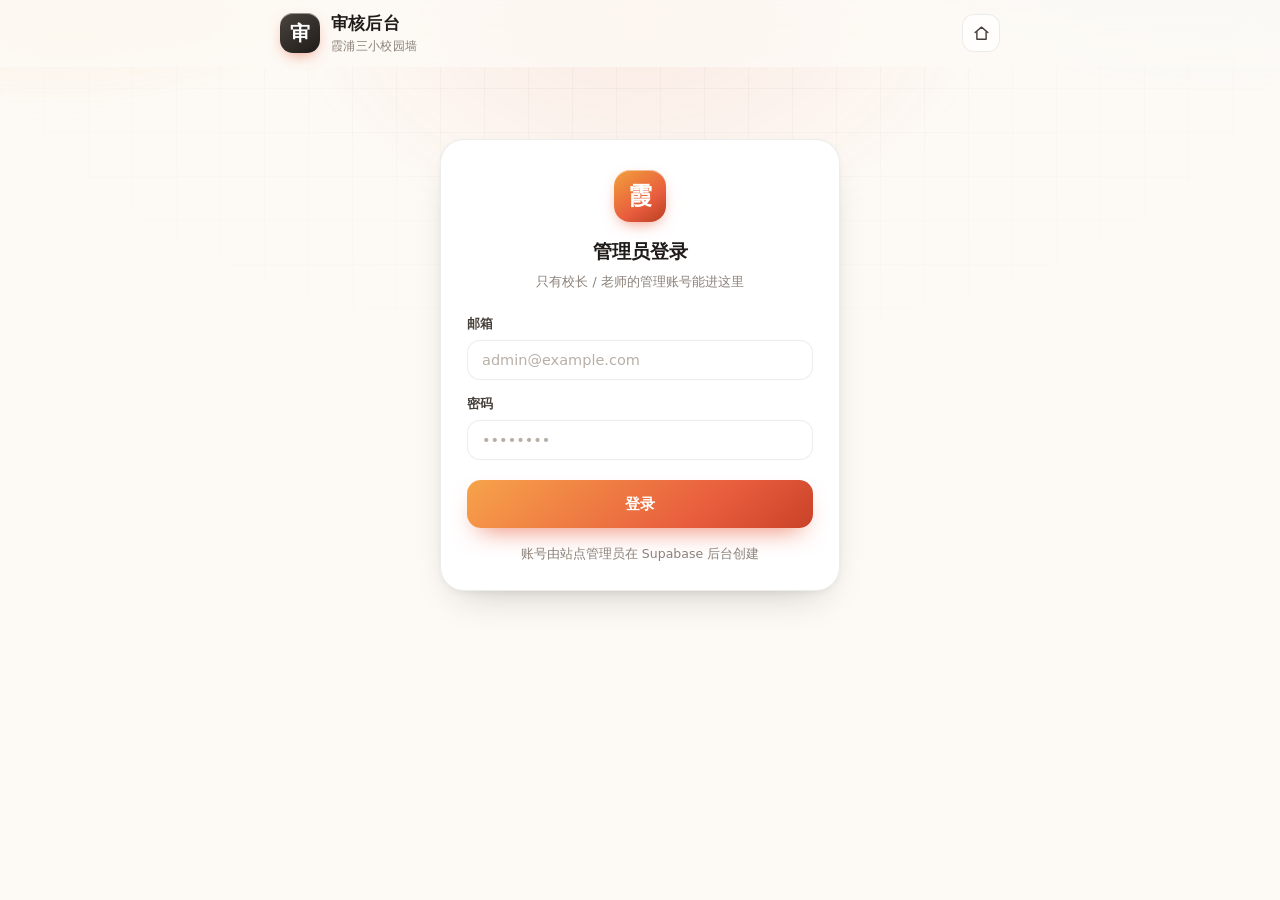
<file: admin.html>
<!DOCTYPE html>
<html lang="zh-CN">
<head>
<meta charset="UTF-8">
<meta name="viewport" content="width=device-width, initial-scale=1, viewport-fit=cover">
<meta name="theme-color" content="#fdfaf6">
<meta name="robots" content="noindex,nofollow">
<title>审核后台 · 霞浦三小校园墙</title>
<link rel="icon" href="data:image/svg+xml,<svg xmlns='http://www.w3.org/2000/svg' viewBox='0 0 100 100'><rect width='100' height='100' rx='24' fill='%231f1b18'/><text x='50' y='70' font-size='58' text-anchor='middle' fill='white' font-family='sans-serif'>审</text></svg>">
<link rel="stylesheet" href="css/style.css">
</head>
<body>

<header class="site-head">
  <div class="head-inner">
    <div class="brand">
      <div class="brand-mark" style="background:linear-gradient(145deg,#4a443e,#1f1b18)">审</div>
      <div class="brand-text">
        <h1>审核后台</h1>
        <p>霞浦三小校园墙</p>
      </div>
    </div>
    <div class="head-actions">
      <a class="icon-btn" href="index.html" title="回到校园墙" aria-label="回到校园墙">
        <svg viewBox="0 0 24 24" fill="none" stroke="currentColor" stroke-width="2" stroke-linecap="round" stroke-linejoin="round" width="17" height="17">
          <path d="M3 10.5 12 3l9 7.5"/><path d="M5.5 9.5V20h13V9.5"/>
        </svg>
      </a>
      <button class="icon-btn" id="btnLogout" title="退出登录" style="display:none">
        <svg viewBox="0 0 24 24" fill="none" stroke="currentColor" stroke-width="2" stroke-linecap="round" stroke-linejoin="round" width="17" height="17">
          <path d="M15 17l5-5-5-5"/><path d="M20 12H9"/><path d="M12 4H6a2 2 0 0 0-2 2v12a2 2 0 0 0 2 2h6"/>
        </svg>
      </button>
    </div>
  </div>
</header>

<div class="admin-wrap">

  <!-- ============ 登录 ============ -->
  <div id="loginView" style="display:none">
    <div class="login-card">
      <div class="brand-mark">霞</div>
      <h2>管理员登录</h2>
      <p class="hint">只有校长 / 老师的管理账号能进这里</p>

      <div class="alert err" id="loginErr"></div>

      <div class="field">
        <label for="inpEmail">邮箱</label>
        <input class="input" id="inpEmail" type="email" autocomplete="username" placeholder="admin@example.com">
      </div>
      <div class="field">
        <label for="inpPass">密码</label>
        <input class="input" id="inpPass" type="password" autocomplete="current-password" placeholder="••••••••">
      </div>

      <button class="btn btn-primary" id="btnLogin" style="width:100%;margin-top:6px">登录</button>
      <p class="hint" style="margin:16px 0 0;text-align:center">
        账号由站点管理员在 Supabase 后台创建
      </p>
    </div>
  </div>

  <!-- ============ 后台主体 ============ -->
  <div id="panelView" style="display:none">

    <div class="admin-tabs" id="adminTabs">
      <button class="atab on" data-view="posts">帖子审核</button>
      <button class="atab" data-view="admins">管理员</button>
      <button class="atab" data-view="bans">封禁</button>
    </div>

    <!-- ============ 帖子 ============ -->
    <div id="viewPosts">
      <div class="admin-head">
        <h1>待审核</h1>
        <span class="badge pending" id="pendingBadge">0</span>
        <div class="grow"></div>
        <button class="icon-btn" id="btnReload" title="刷新">
          <svg viewBox="0 0 24 24" fill="none" stroke="currentColor" stroke-width="2" stroke-linecap="round" stroke-linejoin="round" width="17" height="17">
            <path d="M21 12a9 9 0 1 1-2.64-6.36"/><path d="M21 3v6h-6"/>
          </svg>
        </button>
      </div>

      <div id="demoNote" class="alert err"></div>

      <div class="stat-row">
        <div class="stat-box warn"><b id="sPending">0</b><span>待审核</span></div>
        <div class="stat-box"><b id="sApproved">0</b><span>已通过</span></div>
        <div class="stat-box"><b id="sLikes">0</b><span>总点赞</span></div>
        <div class="stat-box"><b id="sComments">0</b><span>总评论</span></div>
      </div>

      <div class="review-list" id="pendingList"></div>

      <div class="section-title">已通过的帖子</div>
      <div class="review-list" id="approvedList"></div>
    </div>

    <!-- ============ 管理员 ============ -->
    <div id="viewAdmins" hidden>
      <div class="admin-head">
        <h1>管理员</h1>
        <div class="grow"></div>
      </div>
      <p class="admin-hint">管理员能审核帖子、置顶、任命别人、封禁账号。<b>别乱给</b>，撤销要另一个管理员操作。</p>

      <div class="section-title">当前管理员</div>
      <div id="adminList"></div>

      <div class="section-title">任命新管理员</div>
      <div class="search-box" style="margin-bottom:12px">
        <svg viewBox="0 0 24 24" fill="none" stroke="currentColor" stroke-width="2" stroke-linecap="round" stroke-linejoin="round" width="15" height="15">
          <circle cx="11" cy="11" r="7"/><path d="M20 20l-3.5-3.5"/>
        </svg>
        <input id="inpUserSearch" type="search" placeholder="搜昵称找人…" autocomplete="off">
      </div>
      <div id="userList"></div>
    </div>

    <!-- ============ 封禁 ============ -->
    <div id="viewBans" hidden>
      <div class="admin-head">
        <h1>封禁</h1>
        <div class="grow"></div>
      </div>
      <p class="admin-hint">
        封禁会同时锁住<b>账号</b>和<b>这台设备</b>。学生在个人中心能查看自己的设备码，封之前可以先让他报上来。
      </p>

      <div class="section-title">手动封禁</div>
      <div class="field">
        <label for="inpBanFp">设备码 <span class="opt">（可选）</span></label>
        <input class="input" id="inpBanFp" placeholder="形如 c_k3f9a2b1…">
      </div>
      <div class="field">
        <label for="inpBanReason">原因</label>
        <input class="input" id="inpBanReason" placeholder="违反校园墙规范" maxlength="60">
      </div>
      <div class="field">
        <label for="selBanDays">时长</label>
        <select class="input" id="selBanDays">
          <option value="1">1 天</option>
          <option value="3">3 天</option>
          <option value="7" selected>7 天</option>
          <option value="30">30 天</option>
          <option value="">永久</option>
        </select>
      </div>
      <button class="btn btn-primary" id="btnDoBan" style="width:100%">执行封禁</button>

      <div class="section-title">封禁记录</div>
      <div id="banList"></div>
    </div>
  </div>

</div>

<div class="lightbox" id="lightbox"><img id="lightboxImg" alt="查看大图"></div>
<div class="toast-stack" id="toastStack"></div>

<script src="vendor/supabase.js"></script>
<script src="js/config.js"></script>
<script src="js/store.js"></script>
<script src="js/admin.js"></script>
</body>
</html>
</file>
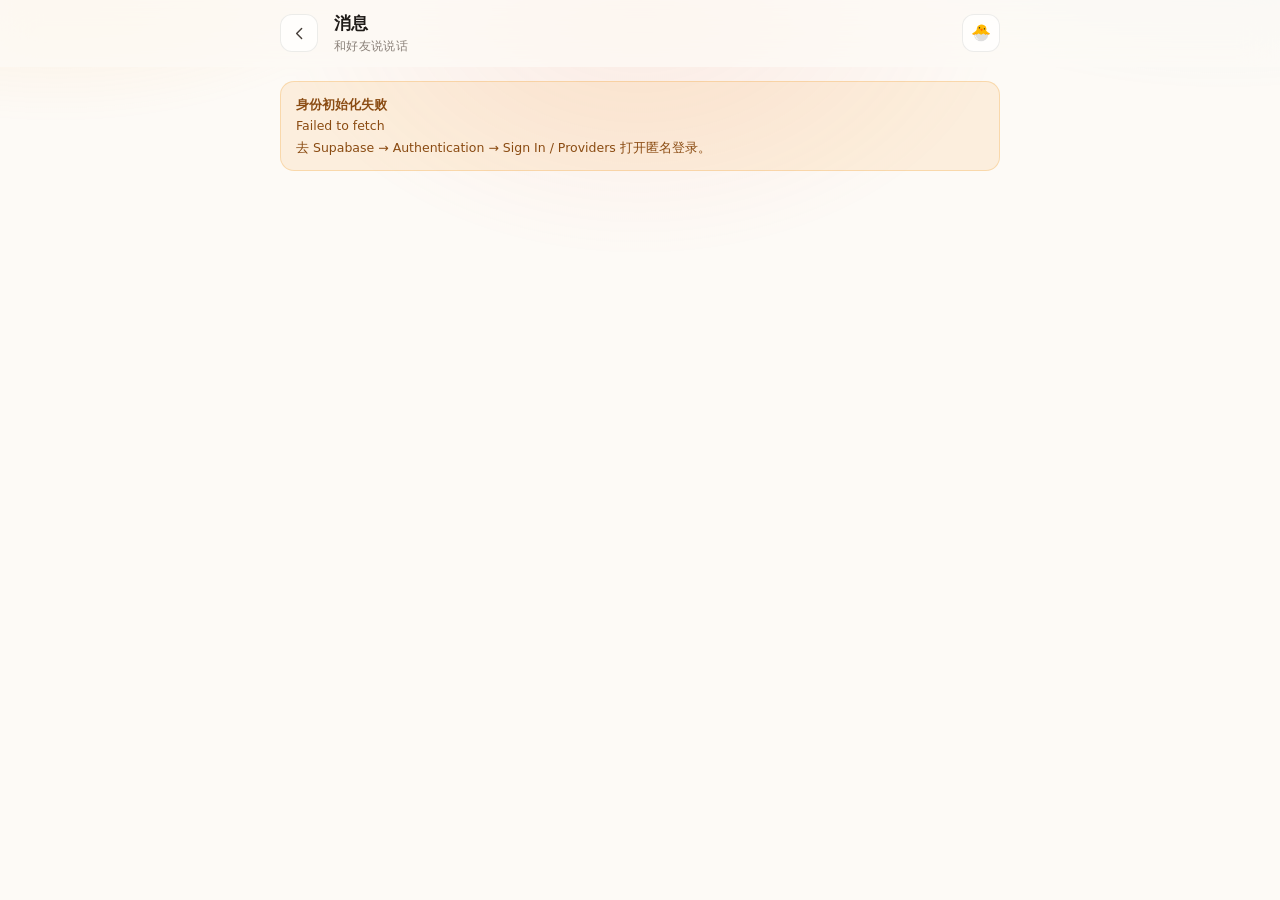
<file: chat.html>
<!DOCTYPE html>
<html lang="zh-CN">
<head>
<meta charset="UTF-8">
<meta name="viewport" content="width=device-width, initial-scale=1, viewport-fit=cover, maximum-scale=1">
<meta name="theme-color" content="#fdfaf6">
<meta name="robots" content="noindex">
<title>消息 · 霞浦三小校园墙</title>
<link rel="icon" href="data:image/svg+xml,<svg xmlns='http://www.w3.org/2000/svg' viewBox='0 0 100 100'><rect width='100' height='100' rx='24' fill='%23e85d3d'/><text x='50' y='70' font-size='52' text-anchor='middle' fill='white' font-family='sans-serif'>✉</text></svg>">
<link rel="stylesheet" href="css/style.css">
</head>
<body class="chat-body">

<!-- ============ 会话列表 ============ -->
<header class="site-head" id="listHead">
  <div class="head-inner">
    <a class="icon-btn" href="index.html" title="回到校园墙" aria-label="回到校园墙">
      <svg viewBox="0 0 24 24" fill="none" stroke="currentColor" stroke-width="2" stroke-linecap="round" stroke-linejoin="round" width="17" height="17">
        <path d="M15 19l-7-7 7-7"/>
      </svg>
    </a>
    <div class="brand">
      <div class="brand-text" style="margin-left:4px">
        <h1>消息</h1>
        <p>和好友说说话</p>
      </div>
    </div>
    <div class="head-actions">
      <a class="icon-btn" href="me.html" title="个人中心" aria-label="个人中心">
        <span id="myAvatar">🐣</span>
      </a>
    </div>
  </div>
</header>

<div class="wrap" id="listView" style="padding-bottom:40px">
  <div class="note-bar" id="noteBar" hidden></div>
  <div id="sessionList"></div>
</div>

<!-- ============ 聊天 ============ -->
<div class="chat-shell" id="chatView" hidden>
  <header class="chat-head">
    <a class="icon-btn" href="chat.html" aria-label="返回">
      <svg viewBox="0 0 24 24" fill="none" stroke="currentColor" stroke-width="2" stroke-linecap="round" stroke-linejoin="round" width="17" height="17">
        <path d="M15 19l-7-7 7-7"/>
      </svg>
    </a>
    <div class="chat-peer">
      <div class="avatar" id="peerAvatar">🐣</div>
      <div>
        <div class="chat-peer-name" id="peerName">…</div>
        <div class="chat-peer-sub" id="peerSub"></div>
      </div>
    </div>
  </header>

  <div class="msg-scroll" id="msgScroll">
    <div class="msg-loading">加载中…</div>
  </div>

  <div class="composer-bar">
    <input id="msgInput" type="text" maxlength="500" placeholder="说点什么…" autocomplete="off">
    <button id="btnSend" class="comment-send" style="height:42px;border-radius:13px;padding:0 18px">发送</button>
  </div>
</div>

<div class="toast-stack" id="toastStack"></div>

<script src="vendor/supabase.js"></script>
<script src="js/config.js"></script>
<script src="js/store.js"></script>
<script src="js/social.js"></script>
<script src="js/chat.js"></script>
</body>
</html>
</file>
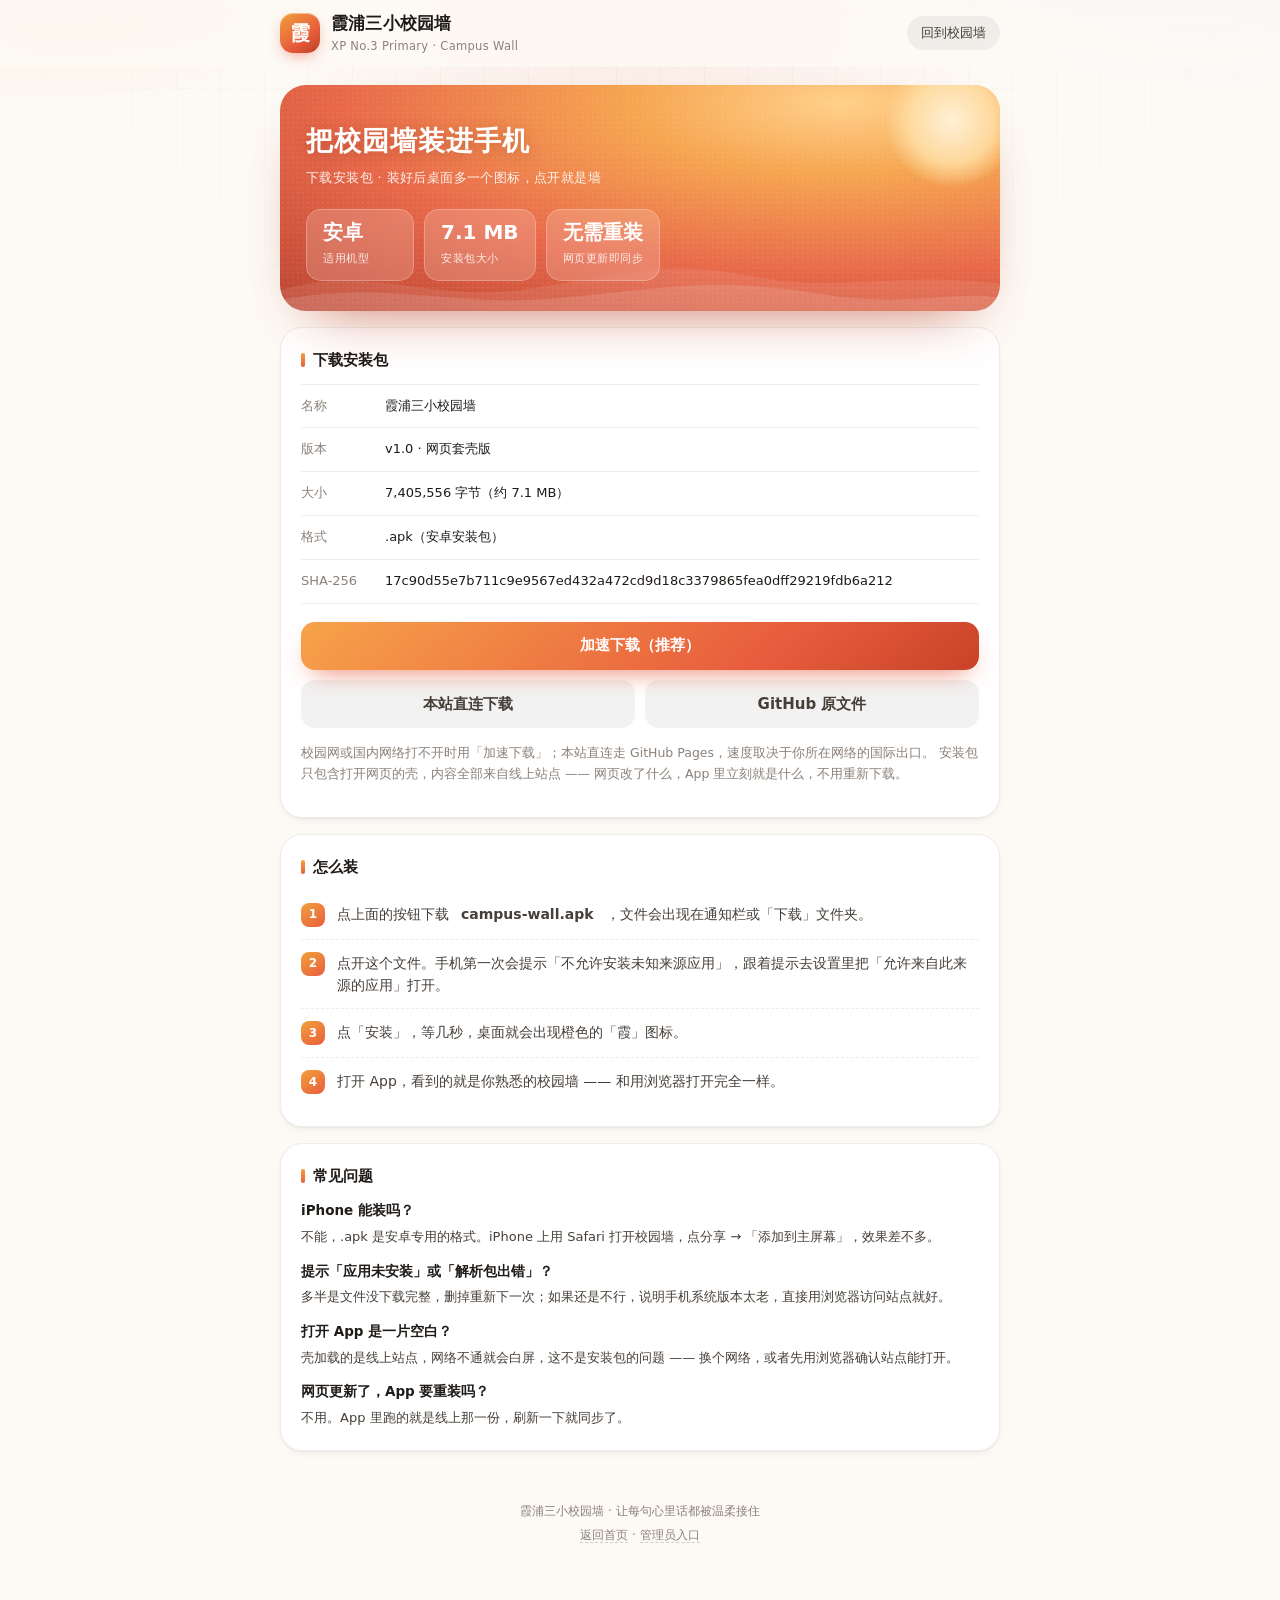
<file: download.html>
<!DOCTYPE html>
<html lang="zh-CN">
<head>
<meta charset="UTF-8">
<meta name="viewport" content="width=device-width, initial-scale=1, viewport-fit=cover">
<meta name="theme-color" content="#fdfaf6">
<meta name="description" content="霞浦三小校园墙 App 下载 —— 装到手机桌面，点开就是校园墙。">
<title>下载 App · 霞浦三小校园墙</title>
<link rel="icon" href="data:image/svg+xml,<svg xmlns='http://www.w3.org/2000/svg' viewBox='0 0 100 100'><rect width='100' height='100' rx='24' fill='%23e85d3d'/><text x='50' y='70' font-size='58' text-anchor='middle' fill='white' font-family='sans-serif'>霞</text></svg>">
<link rel="stylesheet" href="css/style.css">
<style>
  /* 下载页专用，少量的收尾样式 */
  .dl-head-actions { margin-left: auto; display: flex; align-items: center; gap: 10px; }
  .dl-back {
    font-size: 13px; color: var(--ink-2); text-decoration: none;
    padding: 7px 14px; border-radius: 999px;
    background: rgba(31, 27, 24, 0.055);
  }
  .dl-back:hover { background: rgba(31, 27, 24, 0.09); }

  .dl-meta {
    list-style: none; margin: 0; padding: 0;
    border-top: 1px solid var(--line);
  }
  .dl-meta li {
    display: flex; align-items: baseline; gap: 10px;
    padding: 11px 0; border-bottom: 1px solid var(--line);
    font-size: 13px;
  }
  .dl-meta .k { flex: none; width: 74px; color: var(--muted); }
  .dl-meta .v { color: var(--ink); word-break: break-all; }

  .dl-main {
    display: block; width: 100%; margin-top: 18px;
    text-decoration: none; line-height: 1;
  }
  .dl-main .btn { width: 100%; }

  .dl-alt {
    margin-top: 10px; display: flex; gap: 10px; flex-wrap: wrap;
  }
  .dl-alt .btn { flex: 1 1 0; min-width: 140px; text-decoration: none; }

  .dl-note {
    margin-top: 14px; font-size: 12.5px; color: var(--muted); line-height: 1.7;
  }

  .steps { margin: 0; padding: 0; list-style: none; counter-reset: s; }
  .steps li {
    counter-increment: s;
    display: flex; gap: 12px; padding: 12px 0;
    border-bottom: 1px dashed var(--line);
    font-size: 14px; color: var(--ink-2);
  }
  .steps li:last-child { border-bottom: 0; }
  .steps li::before {
    content: counter(s);
    flex: none; width: 24px; height: 24px; border-radius: 8px;
    display: grid; place-items: center;
    font-size: 12px; font-weight: 800; color: #fff;
    background: linear-gradient(145deg, var(--gold), var(--brand));
  }
  .panel h3 {
    margin: 0 0 12px; font-size: 15px; font-weight: 800;
    display: flex; align-items: center; gap: 8px;
  }
  .panel h3 i {
    width: 4px; height: 14px; border-radius: 2px;
    background: linear-gradient(var(--gold), var(--brand));
  }
  .qa { margin: 0; }
  .qa dt { font-size: 13.5px; font-weight: 700; color: var(--ink); margin-top: 12px; }
  .qa dd { margin: 4px 0 0; font-size: 13px; color: var(--ink-2); line-height: 1.75; }
  .qa dt:first-child { margin-top: 0; }
</style>
</head>
<body>

<header class="site-head" id="siteHead">
  <div class="head-inner">
    <div class="brand">
      <div class="brand-mark">霞</div>
      <div class="brand-text">
        <h1>霞浦三小校园墙</h1>
        <p>XP No.3 Primary · Campus Wall</p>
      </div>
    </div>
    <div class="dl-head-actions">
      <a class="dl-back" href="index.html">回到校园墙</a>
    </div>
  </div>
</header>

<div class="wrap">

  <section class="hero">
    <div class="hero-sun"></div>
    <svg class="hero-wave" viewBox="0 0 720 62" preserveAspectRatio="none" aria-hidden="true">
      <path d="M0 40 C90 14 150 52 240 40 C330 28 380 8 470 26 C560 44 620 20 720 34 L720 62 L0 62 Z" fill="rgba(255,255,255,0.10)"/>
      <path d="M0 50 C110 30 170 58 280 48 C390 38 430 26 540 44 C630 58 680 40 720 48 L720 62 L0 62 Z" fill="rgba(255,255,255,0.14)"/>
    </svg>
    <h2>把校园墙装进手机</h2>
    <p class="sub">下载安装包 · 装好后桌面多一个图标，点开就是墙</p>

    <div class="hero-stats">
      <div class="stat"><b>安卓</b><span>适用机型</span></div>
      <div class="stat"><b>7.1 MB</b><span>安装包大小</span></div>
      <div class="stat"><b>无需重装</b><span>网页更新即同步</span></div>
    </div>
  </section>

  <section class="panel">
    <h3><i></i>下载安装包</h3>

    <ul class="dl-meta">
      <li><span class="k">名称</span><span class="v">霞浦三小校园墙</span></li>
      <li><span class="k">版本</span><span class="v">v1.0 · 网页套壳版</span></li>
      <li><span class="k">大小</span><span class="v">7,405,556 字节（约 7.1 MB）</span></li>
      <li><span class="k">格式</span><span class="v">.apk（安卓安装包）</span></li>
      <li><span class="k">SHA-256</span><span class="v">17c90d55e7b711c9e9567ed432a472cd9d18c3379865fea0dff29219fdb6a212</span></li>
    </ul>

    <a class="dl-main" id="dlFast" href="https://gh-proxy.org/https://github.com/1orangeapple/campus-wall/raw/main/download/campus-wall.apk" rel="noopener">
      <span class="btn btn-primary">加速下载（推荐）</span>
    </a>

    <div class="dl-alt">
      <a class="btn btn-ghost" id="dlDirect" href="download/campus-wall.apk" download="campus-wall.apk">本站直连下载</a>
      <a class="btn btn-ghost" href="https://github.com/1orangeapple/campus-wall/raw/main/download/campus-wall.apk" rel="noopener">GitHub 原文件</a>
    </div>

    <p class="dl-note">
      校园网或国内网络打不开时用「加速下载」；本站直连走 GitHub Pages，速度取决于你所在网络的国际出口。
      安装包只包含打开网页的壳，内容全部来自线上站点 —— 网页改了什么，App 里立刻就是什么，不用重新下载。
    </p>
  </section>

  <section class="panel">
    <h3><i></i>怎么装</h3>
    <ol class="steps">
      <li>点上面的按钮下载 <b>campus-wall.apk</b>，文件会出现在通知栏或「下载」文件夹。</li>
      <li>点开这个文件。手机第一次会提示「不允许安装未知来源应用」，跟着提示去设置里把「允许来自此来源的应用」打开。</li>
      <li>点「安装」，等几秒，桌面就会出现橙色的「霞」图标。</li>
      <li>打开 App，看到的就是你熟悉的校园墙 —— 和用浏览器打开完全一样。</li>
    </ol>
  </section>

  <section class="panel">
    <h3><i></i>常见问题</h3>
    <dl class="qa">
      <dt>iPhone 能装吗？</dd>
      <dd>不能，.apk 是安卓专用的格式。iPhone 上用 Safari 打开校园墙，点分享 → 「添加到主屏幕」，效果差不多。</dd>
      <dt>提示「应用未安装」或「解析包出错」？</dd>
      <dd>多半是文件没下载完整，删掉重新下一次；如果还是不行，说明手机系统版本太老，直接用浏览器访问站点就好。</dd>
      <dt>打开 App 是一片空白？</dd>
      <dd>壳加载的是线上站点，网络不通就会白屏，这不是安装包的问题 —— 换个网络，或者先用浏览器确认站点能打开。</dd>
      <dt>网页更新了，App 要重装吗？</dd>
      <dd>不用。App 里跑的就是线上那一份，刷新一下就同步了。</dd>
    </dl>
  </section>

  <footer class="site-foot">
    <div>霞浦三小校园墙 · 让每句心里话都被温柔接住</div>
    <div><a href="index.html">返回首页</a> · <a href="admin.html">管理员入口</a></div>
  </footer>
</div>

<script>
  // 顶栏滚动时的描边
  (function () {
    var head = document.getElementById('siteHead');
    var onScroll = function () { head.classList.toggle('is-stuck', window.scrollY > 8); };
    window.addEventListener('scroll', onScroll, { passive: true });
    onScroll();
  })();

  // 微信 / QQ 内置浏览器不认 apk 直链，给一句提示
  (function () {
    var ua = navigator.userAgent;
    if (/MicroMessenger|QQ\//.test(ua)) {
      var tip = document.createElement('div');
      tip.className = 'dl-note';
      tip.style.color = '#c94228';
      tip.textContent = '你正在微信 / QQ 里打开，点下载可能没反应 —— 请点右上角「⋯」，选「在浏览器打开」再下载。';
      var anchor = document.getElementById('dlFast');
      anchor.parentNode.insertBefore(tip, anchor);
    }
  })();
</script>
</body>
</html>
</file>
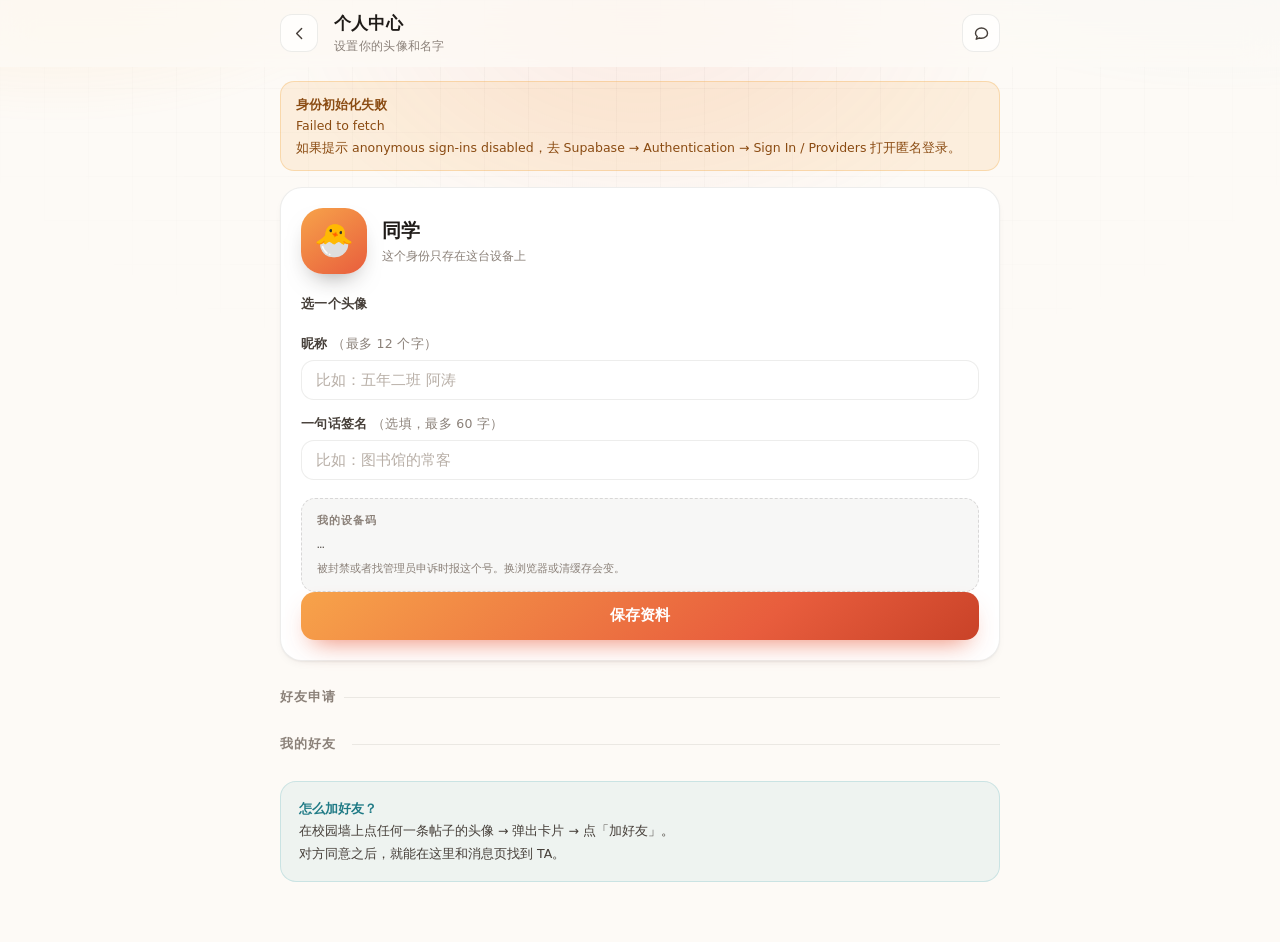
<file: me.html>
<!DOCTYPE html>
<html lang="zh-CN">
<head>
<meta charset="UTF-8">
<meta name="viewport" content="width=device-width, initial-scale=1, viewport-fit=cover">
<meta name="theme-color" content="#fdfaf6">
<meta name="robots" content="noindex">
<title>个人中心 · 霞浦三小校园墙</title>
<link rel="icon" href="data:image/svg+xml,<svg xmlns='http://www.w3.org/2000/svg' viewBox='0 0 100 100'><rect width='100' height='100' rx='24' fill='%23e85d3d'/><text x='50' y='70' font-size='58' text-anchor='middle' fill='white' font-family='sans-serif'>霞</text></svg>">
<link rel="stylesheet" href="css/style.css">
</head>
<body>

<header class="site-head">
  <div class="head-inner">
    <a class="icon-btn" href="index.html" title="回到校园墙" aria-label="回到校园墙">
      <svg viewBox="0 0 24 24" fill="none" stroke="currentColor" stroke-width="2" stroke-linecap="round" stroke-linejoin="round" width="17" height="17">
        <path d="M15 19l-7-7 7-7"/>
      </svg>
    </a>
    <div class="brand">
      <div class="brand-text" style="margin-left:4px">
        <h1>个人中心</h1>
        <p>设置你的头像和名字</p>
      </div>
    </div>
    <div class="head-actions">
      <a class="icon-btn dot-host" href="chat.html" title="消息" aria-label="消息">
        <svg viewBox="0 0 24 24" fill="none" stroke="currentColor" stroke-width="2" stroke-linecap="round" stroke-linejoin="round" width="17" height="17">
          <path d="M20.5 11.5c0 4-3.8 7.2-8.5 7.2-1 0-2-.14-2.9-.4L4.5 20l1.4-3.7C4.4 14.9 3.5 13.3 3.5 11.5c0-4 3.8-7.2 8.5-7.2s8.5 3.2 8.5 7.2z"/>
        </svg>
        <i class="dot" id="msgDot" hidden></i>
      </a>
    </div>
  </div>
</header>

<div class="wrap" style="padding-bottom:60px">

  <div class="note-bar" id="noteBar" hidden></div>

  <!-- 资料卡 -->
  <section class="panel">
    <div class="me-head">
      <div class="me-avatar" id="meAvatar">🐣</div>
      <div class="me-headline">
        <div class="me-name" id="meName">同学</div>
        <div class="me-sub">这个身份只存在这台设备上</div>
      </div>
    </div>

    <div class="field">
      <label>选一个头像</label>
      <div class="avatar-grid" id="avatarGrid"></div>
    </div>

    <div class="field">
      <label for="inpName">昵称 <span class="opt">（最多 12 个字）</span></label>
      <input class="input" id="inpName" maxlength="12" placeholder="比如：五年二班 阿涛" autocomplete="off">
      <div class="name-check" id="nameCheck" hidden></div>
    </div>

    <div class="field">
      <label for="inpBio">一句话签名 <span class="opt">（选填，最多 60 字）</span></label>
      <input class="input" id="inpBio" maxlength="60" placeholder="比如：图书馆的常客">
    </div>

    <div class="device-box">
      <div class="device-label">我的设备码</div>
      <code id="deviceCode">…</code>
      <div class="device-hint">被封禁或者找管理员申诉时报这个号。换浏览器或清缓存会变。</div>
    </div>

    <button class="btn btn-primary" id="btnSave" style="width:100%">保存资料</button>
  </section>

  <!-- 好友 -->
  <div class="section-title">好友申请</div>
  <div id="requestList"></div>

  <div class="section-title">我的好友 <span class="count-chip" id="friendCount"></span></div>
  <div id="friendList"></div>

  <div class="tip-card">
    <b>怎么加好友？</b><br>
    在校园墙上点任何一条帖子的头像 → 弹出卡片 → 点「加好友」。<br>
    对方同意之后，就能在这里和消息页找到 TA。
  </div>

</div>

<div class="toast-stack" id="toastStack"></div>

<script src="vendor/supabase.js"></script>
<script src="js/config.js"></script>
<script src="js/store.js"></script>
<script src="js/social.js"></script>
<script src="js/notify.js"></script>
<script src="js/me.js"></script>
</body>
</html>
</file>
<file: css/style.css>
/* ===========================================================
   霞浦三小校园墙 · 样式
   配色取自霞浦滩涂日落：珊瑚橘 + 落日金 + 海青
   =========================================================== */

:root {
  --ink: #1f1b18;
  --ink-2: #463f39;
  --muted: #8b8179;
  --line: rgba(31, 27, 24, 0.08);
  --paper: #fdfaf6;
  --card: #ffffff;

  --brand: #e85d3d;
  --brand-dark: #cf4726;
  --gold: #f2a13b;
  --sea: #2c9aa8;

  --radius: 20px;
  --radius-sm: 14px;
  --shadow-sm: 0 1px 2px rgba(31, 27, 24, 0.05),
               0 4px 12px -6px rgba(31, 27, 24, 0.12);
  --shadow: 0 2px 6px rgba(31, 27, 24, 0.05),
            0 18px 40px -20px rgba(31, 27, 24, 0.28);
  --shadow-lg: 0 30px 70px -30px rgba(31, 27, 24, 0.45);

  --ease: cubic-bezier(0.22, 1, 0.36, 1);
}

* { box-sizing: border-box; }

html { -webkit-text-size-adjust: 100%; }

body {
  margin: 0;
  min-height: 100vh;
  font-family: "PingFang SC", "HarmonyOS Sans SC", "Hiragino Sans GB",
    "Microsoft YaHei", "Noto Sans CJK SC", system-ui, -apple-system, sans-serif;
  color: var(--ink);
  background: var(--paper);
  line-height: 1.6;
  -webkit-font-smoothing: antialiased;
  overflow-x: hidden;
}

/* 背景：柔和光斑 + 极淡网格 */
body::before {
  content: "";
  position: fixed;
  inset: -20vh -10vw auto;
  height: 90vh;
  background:
    radial-gradient(46vw 40vh at 12% 6%, rgba(242, 161, 59, 0.20), transparent 70%),
    radial-gradient(52vw 44vh at 88% 0%, rgba(44, 154, 168, 0.16), transparent 68%),
    radial-gradient(40vw 40vh at 50% 22%, rgba(232, 93, 61, 0.10), transparent 72%);
  filter: blur(6px);
  pointer-events: none;
  z-index: 0;
}

body::after {
  content: "";
  position: fixed;
  inset: 0;
  background-image:
    linear-gradient(rgba(31, 27, 24, 0.028) 1px, transparent 1px),
    linear-gradient(90deg, rgba(31, 27, 24, 0.028) 1px, transparent 1px);
  background-size: 44px 44px;
  mask-image: radial-gradient(ellipse 80% 60% at 50% 0%, #000 20%, transparent 75%);
  -webkit-mask-image: radial-gradient(ellipse 80% 60% at 50% 0%, #000 20%, transparent 75%);
  pointer-events: none;
  z-index: 0;
}

.wrap {
  position: relative;
  z-index: 1;
  width: min(720px, 100% - 32px);
  margin: 0 auto;
}

/* ===================== 顶部 ===================== */

.site-head {
  position: sticky;
  top: 0;
  z-index: 40;
  backdrop-filter: saturate(180%) blur(18px);
  -webkit-backdrop-filter: saturate(180%) blur(18px);
  background: rgba(253, 250, 246, 0.78);
  border-bottom: 1px solid transparent;
  transition: border-color 0.3s, background 0.3s;
}

.site-head.is-stuck {
  border-bottom-color: var(--line);
  background: rgba(253, 250, 246, 0.92);
}

.head-inner {
  width: min(720px, 100% - 32px);
  margin: 0 auto;
  height: 66px;
  display: flex;
  align-items: center;
  gap: 12px;
}

.brand { display: flex; align-items: center; gap: 11px; min-width: 0; }

.brand-mark {
  width: 40px; height: 40px;
  flex: none;
  border-radius: 13px;
  display: grid; place-items: center;
  font-size: 20px; font-weight: 800;
  color: #fff;
  background: linear-gradient(145deg, var(--gold), var(--brand) 62%, #b93f22);
  box-shadow: 0 6px 16px -6px rgba(232, 93, 61, 0.75),
              inset 0 1px 0 rgba(255, 255, 255, 0.45);
  letter-spacing: -0.5px;
}

.brand-text { min-width: 0; }
.brand-text h1 {
  margin: 0;
  font-size: 16.5px;
  font-weight: 700;
  letter-spacing: 0.2px;
  white-space: nowrap;
  overflow: hidden;
  text-overflow: ellipsis;
}
.brand-text p {
  margin: 0;
  font-size: 11.5px;
  color: var(--muted);
  letter-spacing: 0.3px;
}

.head-actions { margin-left: auto; display: flex; align-items: center; gap: 8px; }

.icon-btn {
  width: 38px; height: 38px;
  display: grid; place-items: center;
  border: 1px solid var(--line);
  border-radius: 12px;
  background: rgba(255, 255, 255, 0.7);
  color: var(--ink-2);
  cursor: pointer;
  transition: transform 0.18s var(--ease), background 0.18s, color 0.18s;
  font-size: 16px;
  padding: 0;
  text-decoration: none;
}
.icon-btn:hover { background: #fff; color: var(--brand); transform: translateY(-1px); }
.icon-btn:active { transform: scale(0.94); }
.icon-btn.spin svg { animation: spin 0.9s linear infinite; }
@keyframes spin { to { transform: rotate(360deg); } }

/* ===================== 头图 ===================== */

.hero {
  position: relative;
  margin: 18px 0 0;
  border-radius: 26px;
  overflow: hidden;
  padding: 34px 26px 30px;
  color: #fff;
  background:
    radial-gradient(120% 130% at 78% 8%, #ffd08a 0%, #f6a651 24%, #e8694a 58%, #b6402f 100%);
  box-shadow: 0 26px 60px -34px rgba(184, 66, 40, 0.85);
  isolation: isolate;
}

.hero::before {
  content: "";
  position: absolute;
  inset: 0;
  background-image: radial-gradient(rgba(255, 255, 255, 0.10) 1px, transparent 1px);
  background-size: 5px 5px;
  opacity: 0.7;
  z-index: -1;
}

.hero-sun {
  position: absolute;
  right: -18px; top: -30px;
  width: 132px; height: 132px;
  border-radius: 50%;
  background: radial-gradient(circle, #fff9e8 0%, #ffe0a8 45%, rgba(255, 220, 160, 0) 72%);
  opacity: 0.85;
  z-index: -1;
}

.hero-wave {
  position: absolute;
  left: 0; right: 0; bottom: -1px;
  width: 100%;
  height: 62px;
  z-index: -1;
  opacity: 0.9;
}

.hero h2 {
  margin: 0 0 6px;
  font-size: clamp(21px, 5.6vw, 27px);
  font-weight: 800;
  letter-spacing: 1px;
  text-shadow: 0 2px 14px rgba(120, 40, 20, 0.3);
}

.hero p.sub {
  margin: 0;
  font-size: 13px;
  opacity: 0.9;
  letter-spacing: 0.4px;
}

.hero-stats {
  margin-top: 20px;
  display: flex;
  gap: 10px;
  flex-wrap: wrap;
}

.stat {
  flex: 0 1 auto;
  min-width: 108px;
  padding: 10px 16px;
  border-radius: 15px;
  background: rgba(255, 255, 255, 0.17);
  border: 1px solid rgba(255, 255, 255, 0.26);
  backdrop-filter: blur(6px);
  -webkit-backdrop-filter: blur(6px);
}
.stat b {
  display: block;
  font-size: 20px;
  font-weight: 800;
  line-height: 1.2;
  font-variant-numeric: tabular-nums;
}
.stat span { font-size: 11px; opacity: 0.86; letter-spacing: 0.5px; }

/* ===================== 工具栏 ===================== */

.toolbar {
  display: flex;
  align-items: center;
  gap: 8px;
  margin: 22px 0 14px;
}

.tabs {
  display: flex;
  gap: 4px;
  padding: 4px;
  border-radius: 14px;
  background: rgba(31, 27, 24, 0.045);
}

.tab {
  border: 0;
  background: transparent;
  padding: 7px 15px;
  border-radius: 10px;
  font-size: 13.5px;
  font-weight: 600;
  color: var(--muted);
  cursor: pointer;
  font-family: inherit;
  transition: all 0.2s var(--ease);
}
.tab:hover { color: var(--ink-2); }
.tab.active {
  background: #fff;
  color: var(--brand);
  box-shadow: var(--shadow-sm);
}

.toolbar .grow { flex: 1; }

.count-chip {
  font-size: 12px;
  color: var(--muted);
  font-variant-numeric: tabular-nums;
}

/* ===================== 帖子卡片 ===================== */

#feed { display: flex; flex-direction: column; gap: 14px; }

.post {
  position: relative;
  background: var(--card);
  border: 1px solid var(--line);
  border-radius: var(--radius);
  padding: 18px 18px 8px;
  box-shadow: var(--shadow-sm);
  animation: rise 0.5s var(--ease) both;
  transition: box-shadow 0.3s var(--ease), transform 0.3s var(--ease);
}
.post:hover { box-shadow: var(--shadow); }

@keyframes rise {
  from { opacity: 0; transform: translateY(10px); }
  to { opacity: 1; transform: none; }
}

.post-head {
  display: flex;
  align-items: center;
  gap: 10px;
  margin-bottom: 11px;
}

.avatar {
  width: 40px; height: 40px;
  flex: none;
  border-radius: 13px;
  display: grid; place-items: center;
  font-size: 16px;
  font-weight: 700;
  color: #fff;
  letter-spacing: -0.5px;
  box-shadow: inset 0 1px 0 rgba(255, 255, 255, 0.35);
}

.post-meta { min-width: 0; flex: 1; }
.post-meta .name {
  font-size: 14px;
  font-weight: 650;
  white-space: nowrap;
  overflow: hidden;
  text-overflow: ellipsis;
}
.post-meta .time {
  font-size: 11.5px;
  color: var(--muted);
  letter-spacing: 0.2px;
}

.post-body {
  font-size: 15px;
  line-height: 1.75;
  color: var(--ink-2);
  white-space: pre-wrap;
  word-break: break-word;
  letter-spacing: 0.2px;
}

.post-body a { color: var(--sea); }

.post-img {
  margin-top: 12px;
  border-radius: 14px;
  overflow: hidden;
  border: 1px solid var(--line);
  background: #f4f1ec;
  max-height: 520px;
  display: block;
  width: 100%;
  height: auto;
  object-fit: contain;
  cursor: zoom-in;
  transition: transform 0.4s var(--ease);
}
.post-img:hover { transform: scale(1.008); }

.post-actions {
  display: flex;
  align-items: center;
  gap: 4px;
  margin-top: 12px;
  padding-top: 10px;
  border-top: 1px solid var(--line);
}

.act {
  display: inline-flex;
  align-items: center;
  gap: 6px;
  border: 0;
  background: transparent;
  padding: 7px 11px 7px 9px;
  border-radius: 11px;
  font-size: 13px;
  font-weight: 600;
  color: var(--muted);
  cursor: pointer;
  font-family: inherit;
  font-variant-numeric: tabular-nums;
  transition: all 0.2s var(--ease);
}
.act:hover { background: rgba(31, 27, 24, 0.05); color: var(--ink-2); }
.act:active { transform: scale(0.95); }
.act svg { width: 17px; height: 17px; flex: none; }

.act.liked { color: var(--brand); }
.act.liked svg { fill: var(--brand); stroke: var(--brand); }
.act.liked .like-heart { animation: pop 0.42s var(--ease); }

@keyframes pop {
  0% { transform: scale(1); }
  38% { transform: scale(1.42); }
  62% { transform: scale(0.9); }
  100% { transform: scale(1); }
}

/* 评论抽屉 */
.comments {
  display: none;
  margin: 2px -18px 0;
  padding: 14px 18px 12px;
  background: linear-gradient(180deg, rgba(31, 27, 24, 0.022), rgba(31, 27, 24, 0.045));
  border-top: 1px solid var(--line);
  border-radius: 0 0 var(--radius) var(--radius);
}
.comments.open { display: block; animation: drop 0.32s var(--ease); }

@keyframes drop {
  from { opacity: 0; transform: translateY(-6px); }
  to { opacity: 1; transform: none; }
}

.comment {
  display: flex;
  gap: 8px;
  padding: 7px 0;
  font-size: 13.5px;
  line-height: 1.6;
}
.comment .c-av {
  width: 26px; height: 26px;
  flex: none;
  border-radius: 9px;
  display: grid; place-items: center;
  font-size: 11px;
  font-weight: 700;
  color: #fff;
}
.comment .c-main { min-width: 0; flex: 1; }
.comment .c-name {
  font-weight: 650;
  font-size: 12.5px;
  color: var(--ink-2);
  margin-right: 6px;
}
.comment .c-time { font-size: 11px; color: var(--muted); }
.comment .c-text { color: var(--ink-2); word-break: break-word; white-space: pre-wrap; }

.comment-empty {
  font-size: 12.5px;
  color: var(--muted);
  padding: 10px 0 6px;
  text-align: center;
}

.comment-form {
  display: flex;
  gap: 8px;
  margin-top: 8px;
}
.comment-form input {
  flex: 1;
  min-width: 0;
  border: 1px solid var(--line);
  background: #fff;
  border-radius: 11px;
  padding: 9px 13px;
  font-size: 13.5px;
  font-family: inherit;
  color: var(--ink);
  outline: none;
  transition: border-color 0.2s, box-shadow 0.2s;
}
.comment-form input:focus {
  border-color: rgba(232, 93, 61, 0.45);
  box-shadow: 0 0 0 3px rgba(232, 93, 61, 0.10);
}
.comment-form input::placeholder { color: #b5aca4; }

.comment-send {
  border: 0;
  background: var(--ink);
  color: #fff;
  border-radius: 11px;
  padding: 0 15px;
  font-size: 13px;
  font-weight: 600;
  font-family: inherit;
  cursor: pointer;
  transition: background 0.2s;
}
.comment-send:hover { background: var(--brand); }
.comment-send:disabled { opacity: 0.5; cursor: default; }

/* 空状态 */
.empty {
  text-align: center;
  padding: 56px 20px;
  color: var(--muted);
}
.empty .emoji { font-size: 40px; display: block; margin-bottom: 12px; opacity: 0.75; }
.empty p { margin: 0; font-size: 14px; }
.empty small { font-size: 12.5px; opacity: 0.8; }

/* 骨架屏 */
.skel {
  background: var(--card);
  border: 1px solid var(--line);
  border-radius: var(--radius);
  padding: 18px;
  box-shadow: var(--shadow-sm);
}
.skel-line {
  height: 12px;
  border-radius: 6px;
  background: linear-gradient(90deg, #f1ede7 25%, #e8e3dc 37%, #f1ede7 63%);
  background-size: 400% 100%;
  animation: shimmer 1.4s ease-in-out infinite;
  margin-bottom: 10px;
}
@keyframes shimmer {
  0% { background-position: 100% 0; }
  100% { background-position: -100% 0; }
}

/* ===================== 悬浮发布按钮 ===================== */

.fab {
  position: fixed;
  right: max(18px, calc((100vw - 720px) / 2 - 74px));
  bottom: 26px;
  z-index: 45;
  height: 54px;
  padding: 0 22px 0 18px;
  border: 0;
  border-radius: 27px;
  display: inline-flex;
  align-items: center;
  gap: 8px;
  font-family: inherit;
  font-size: 15px;
  font-weight: 700;
  color: #fff;
  cursor: pointer;
  background: linear-gradient(140deg, #f7a34a, var(--brand) 66%, #c94228);
  box-shadow: 0 14px 30px -10px rgba(232, 93, 61, 0.72),
              inset 0 1px 0 rgba(255, 255, 255, 0.35);
  transition: transform 0.24s var(--ease), box-shadow 0.24s;
}
.fab:hover {
  transform: translateY(-2px) scale(1.02);
  box-shadow: 0 20px 38px -12px rgba(232, 93, 61, 0.82),
              inset 0 1px 0 rgba(255, 255, 255, 0.4);
}
.fab:active { transform: scale(0.96); }
.fab svg { width: 19px; height: 19px; }

@media (max-width: 780px) {
  .fab { right: 18px; }
}

/* ===================== 弹窗 ===================== */

.modal-backdrop {
  position: fixed;
  inset: 0;
  z-index: 90;
  display: flex;
  align-items: flex-end;
  justify-content: center;
  background: rgba(28, 22, 18, 0.42);
  backdrop-filter: blur(6px);
  -webkit-backdrop-filter: blur(6px);
  opacity: 0;
  pointer-events: none;
  transition: opacity 0.28s var(--ease);
}
.modal-backdrop.open { opacity: 1; pointer-events: auto; }

@media (min-width: 640px) {
  .modal-backdrop { align-items: center; }
}

.sheet {
  width: min(520px, 100%);
  max-height: 92vh;
  overflow-y: auto;
  background: var(--paper);
  border-radius: 26px 26px 0 0;
  padding: 20px 20px calc(20px + env(safe-area-inset-bottom));
  transform: translateY(24px) scale(0.99);
  transition: transform 0.36s var(--ease);
  box-shadow: var(--shadow-lg);
}
@media (min-width: 640px) {
  .sheet { border-radius: 26px; }
}
.modal-backdrop.open .sheet { transform: none; }

.sheet-grip {
  width: 40px; height: 4px;
  border-radius: 2px;
  background: rgba(31, 27, 24, 0.14);
  margin: 2px auto 14px;
}
@media (min-width: 640px) { .sheet-grip { display: none; } }

.sheet h3 {
  margin: 0 0 4px;
  font-size: 18px;
  font-weight: 700;
  letter-spacing: 0.3px;
}
.sheet .hint {
  margin: 0 0 16px;
  font-size: 12.5px;
  color: var(--muted);
  line-height: 1.6;
}

.field { margin-bottom: 14px; }
.field label {
  display: block;
  font-size: 12.5px;
  font-weight: 650;
  color: var(--ink-2);
  margin-bottom: 6px;
  letter-spacing: 0.3px;
}
.field label .opt { font-weight: 400; color: var(--muted); }

.input, .textarea {
  width: 100%;
  border: 1px solid var(--line);
  background: #fff;
  border-radius: 13px;
  padding: 11px 14px;
  font-size: 14.5px;
  font-family: inherit;
  color: var(--ink);
  outline: none;
  transition: border-color 0.2s, box-shadow 0.2s;
}
.input:focus, .textarea:focus {
  border-color: rgba(232, 93, 61, 0.5);
  box-shadow: 0 0 0 3.5px rgba(232, 93, 61, 0.10);
}
.textarea { resize: vertical; min-height: 130px; line-height: 1.7; }
.input::placeholder, .textarea::placeholder { color: #b8afa7; }

.counter {
  text-align: right;
  font-size: 11.5px;
  color: var(--muted);
  margin-top: 5px;
  font-variant-numeric: tabular-nums;
}
.counter.over { color: var(--brand); }

/* 图片选择 */
.uploader {
  display: grid;
  grid-template-columns: 84px 1fr;
  gap: 12px;
  align-items: center;
}
.upload-tile {
  width: 84px; height: 84px;
  border: 1.5px dashed rgba(31, 27, 24, 0.18);
  border-radius: 14px;
  display: grid;
  place-items: center;
  gap: 2px;
  color: var(--muted);
  font-size: 11px;
  cursor: pointer;
  background: #fff;
  transition: all 0.2s;
  text-align: center;
}
.upload-tile:hover { border-color: var(--brand); color: var(--brand); }
.upload-tile svg { width: 20px; height: 20px; }
.upload-tile.has-img {
  border-style: solid;
  border-color: var(--line);
  background-size: cover;
  background-position: center;
  color: transparent;
  font-size: 0;
}
.upload-tile.has-img svg { display: none; }
.uploader-info { font-size: 12px; color: var(--muted); line-height: 1.6; }
.uploader-info .rm {
  color: var(--brand);
  cursor: pointer;
  text-decoration: underline;
  text-underline-offset: 2px;
}

.sheet-actions {
  display: flex;
  gap: 10px;
  margin-top: 6px;
}

.btn {
  flex: 1;
  height: 48px;
  border: 0;
  border-radius: 14px;
  font-family: inherit;
  font-size: 15px;
  font-weight: 700;
  cursor: pointer;
  transition: all 0.22s var(--ease);
  display: inline-flex;
  align-items: center;
  justify-content: center;
  gap: 7px;
}
.btn-primary {
  color: #fff;
  background: linear-gradient(140deg, #f7a34a, var(--brand) 68%, #c94228);
  box-shadow: 0 12px 26px -12px rgba(232, 93, 61, 0.85);
}
.btn-primary:hover { transform: translateY(-1px); box-shadow: 0 18px 32px -14px rgba(232, 93, 61, 0.9); }
.btn-primary:disabled { opacity: 0.6; transform: none; cursor: default; }
.btn-ghost {
  flex: 0 0 auto;
  padding: 0 22px;
  background: rgba(31, 27, 24, 0.055);
  color: var(--ink-2);
}
.btn-ghost:hover { background: rgba(31, 27, 24, 0.09); }

/* ===================== toast ===================== */

.toast-stack {
  position: fixed;
  left: 50%;
  bottom: 96px;
  transform: translateX(-50%);
  z-index: 120;
  display: flex;
  flex-direction: column;
  gap: 8px;
  align-items: center;
  pointer-events: none;
  width: max-content;
  max-width: calc(100vw - 40px);
}

.toast {
  padding: 11px 18px;
  border-radius: 14px;
  font-size: 13.5px;
  font-weight: 600;
  color: #fff;
  background: rgba(31, 27, 24, 0.92);
  backdrop-filter: blur(10px);
  box-shadow: 0 12px 30px -12px rgba(0, 0, 0, 0.6);
  animation: toast-in 0.34s var(--ease) both;
  max-width: 100%;
  text-align: center;
}
.toast.ok { background: rgba(35, 120, 90, 0.95); }
.toast.err { background: rgba(190, 62, 44, 0.95); }
.toast.out { animation: toast-out 0.3s var(--ease) forwards; }

@keyframes toast-in {
  from { opacity: 0; transform: translateY(14px) scale(0.96); }
  to { opacity: 1; transform: none; }
}
@keyframes toast-out {
  to { opacity: 0; transform: translateY(8px) scale(0.97); }
}

/* ===================== 页脚 ===================== */

.site-foot {
  margin: 48px 0 40px;
  padding-bottom: 76px; /* 给悬浮按钮让位 */
  text-align: center;
  font-size: 12px;
  color: var(--muted);
  line-height: 2;
}
.site-foot a { color: var(--muted); text-decoration: none; border-bottom: 1px dashed rgba(31,27,24,0.2); }
.site-foot a:hover { color: var(--brand); border-color: var(--brand); }

/* ===================== 演示模式横幅 ===================== */

.demo-bar {
  display: none;
  margin: 14px 0 0;
  padding: 11px 15px;
  border-radius: 14px;
  font-size: 12.5px;
  line-height: 1.6;
  color: #8a4b12;
  background: rgba(242, 161, 59, 0.14);
  border: 1px solid rgba(242, 161, 59, 0.32);
}
.demo-bar.show { display: block; }
.demo-bar b { font-weight: 700; }

/* ===================== 图片预览 ===================== */

.lightbox {
  position: fixed;
  inset: 0;
  z-index: 130;
  background: rgba(12, 10, 9, 0.9);
  display: flex;
  align-items: center;
  justify-content: center;
  padding: 20px;
  opacity: 0;
  pointer-events: none;
  transition: opacity 0.26s;
  cursor: zoom-out;
}
.lightbox.open { opacity: 1; pointer-events: auto; }
.lightbox img {
  max-width: 100%;
  max-height: 100%;
  border-radius: 12px;
  box-shadow: 0 30px 80px rgba(0, 0, 0, 0.6);
}

/* ===========================================================
   后台（admin.html）专用
   =========================================================== */

.admin-wrap {
  position: relative;
  z-index: 1;
  width: min(860px, 100% - 32px);
  margin: 0 auto;
  padding-bottom: 60px;
}

.admin-head {
  display: flex;
  align-items: center;
  gap: 12px;
  padding: 26px 0 18px;
  flex-wrap: wrap;
}
.admin-head h1 {
  margin: 0;
  font-size: 21px;
  font-weight: 800;
  letter-spacing: 0.5px;
}
.admin-head .grow { flex: 1; }

.login-card {
  max-width: 400px;
  margin: 8vh auto 0;
  background: var(--card);
  border: 1px solid var(--line);
  border-radius: 24px;
  padding: 30px 26px 26px;
  box-shadow: var(--shadow);
  animation: rise 0.5s var(--ease) both;
}
.login-card .brand-mark { margin: 0 auto 14px; width: 52px; height: 52px; font-size: 24px; border-radius: 16px; }
.login-card h2 { margin: 0 0 6px; text-align: center; font-size: 19px; }
.login-card .hint { text-align: center; margin: 0 0 22px; font-size: 12.5px; color: var(--muted); }

.stat-row {
  display: grid;
  grid-template-columns: repeat(auto-fit, minmax(120px, 1fr));
  gap: 10px;
  margin-bottom: 20px;
}
.stat-box {
  background: var(--card);
  border: 1px solid var(--line);
  border-radius: 16px;
  padding: 14px 16px;
  box-shadow: var(--shadow-sm);
}
.stat-box b {
  display: block;
  font-size: 24px;
  font-weight: 800;
  line-height: 1.2;
  font-variant-numeric: tabular-nums;
  letter-spacing: -0.5px;
}
.stat-box span { font-size: 11.5px; color: var(--muted); letter-spacing: 0.4px; }
.stat-box.warn b { color: var(--brand); }

.review-list { display: flex; flex-direction: column; gap: 12px; }

.review-item {
  background: var(--card);
  border: 1px solid var(--line);
  border-radius: 18px;
  padding: 16px;
  box-shadow: var(--shadow-sm);
  animation: rise 0.4s var(--ease) both;
}
.review-item.done { opacity: 0.55; }

.review-top {
  display: flex;
  align-items: center;
  gap: 10px;
  margin-bottom: 10px;
}
.review-top .time { margin-left: auto; font-size: 11.5px; color: var(--muted); }

.review-body {
  font-size: 14.5px;
  line-height: 1.7;
  color: var(--ink-2);
  white-space: pre-wrap;
  word-break: break-word;
}
.review-img {
  margin-top: 10px;
  max-height: 260px;
  border-radius: 12px;
  border: 1px solid var(--line);
  object-fit: cover;
  cursor: zoom-in;
  display: block;
}

.review-actions {
  display: flex;
  gap: 8px;
  margin-top: 14px;
  flex-wrap: wrap;
}
.mini-btn {
  border: 0;
  border-radius: 11px;
  padding: 9px 18px;
  font-family: inherit;
  font-size: 13.5px;
  font-weight: 650;
  cursor: pointer;
  transition: all 0.2s var(--ease);
}
.mini-btn.ok { background: #e8f6ee; color: #1f7a4d; }
.mini-btn.ok:hover { background: #2f9c68; color: #fff; }
.mini-btn.no { background: #fdeae6; color: var(--brand-dark); }
.mini-btn.no:hover { background: var(--brand); color: #fff; }
.mini-btn.del { background: rgba(31,27,24,0.06); color: var(--muted); }
.mini-btn.del:hover { background: #b93b22; color: #fff; }
.mini-btn:disabled { opacity: 0.45; cursor: default; transform: none !important; }

.badge {
  display: inline-block;
  font-size: 10.5px;
  font-weight: 700;
  padding: 2px 9px;
  border-radius: 20px;
  letter-spacing: 0.4px;
  vertical-align: middle;
}
.badge.pending { background: rgba(242, 161, 59, 0.18); color: #96610f; }
.badge.approved { background: rgba(44, 154, 168, 0.16); color: #1f7a85; }
.badge.rejected { background: rgba(31, 27, 24, 0.07); color: var(--muted); }

.section-title {
  font-size: 13px;
  font-weight: 700;
  color: var(--muted);
  letter-spacing: 1px;
  margin: 26px 0 12px;
  display: flex;
  align-items: center;
  gap: 8px;
}
.section-title::after {
  content: "";
  flex: 1;
  height: 1px;
  background: var(--line);
}

.alert {
  padding: 13px 16px;
  border-radius: 14px;
  font-size: 13px;
  line-height: 1.65;
  margin-bottom: 14px;
  display: none;
}
.alert.show { display: block; }
.alert.err { background: #fdeae6; color: #a5341d; border: 1px solid #f8cfc5; }
.alert.ok { background: #e8f6ee; color: #1f7a4d; border: 1px solid #c6e8d6; }

.spin-dot {
  width: 15px; height: 15px;
  border: 2px solid rgba(255,255,255,0.35);
  border-top-color: #fff;
  border-radius: 50%;
  animation: spin 0.7s linear infinite;
  display: inline-block;
}

@media (max-width: 560px) {
  .hero { padding: 26px 20px 24px; border-radius: 22px; }
  .post { padding: 16px 15px 6px; }
  .comments { margin-left: -15px; margin-right: -15px; padding-left: 15px; padding-right: 15px; }
  .brand-text h1 { font-size: 15px; }
  .head-inner { height: 60px; }
}

/* ---- 小屏弹窗优化：让"提交"按钮始终可见 ---- */
@media (max-height: 780px), (max-width: 480px) {
  .sheet { max-height: 94vh; padding-top: 16px; }
  .sheet .hint { margin-bottom: 12px; }
  .field { margin-bottom: 11px; }
  .textarea { min-height: 104px; }
  .btn, .sheet .btn { height: 46px; }
}
.sheet-actions {
  position: sticky;
  bottom: -2px;
  padding-top: 10px;
  padding-bottom: 2px;
  margin-top: 4px;
  background: linear-gradient(180deg, rgba(253, 250, 246, 0), var(--paper) 26%);
}

/* ---- 后台统计卡：手机上四列一行 ---- */
@media (max-width: 560px) {
  .stat-row { grid-template-columns: repeat(4, 1fr); gap: 8px; }
  .stat-box { padding: 11px 8px; border-radius: 13px; text-align: center; }
  .stat-box b { font-size: 19px; }
  .stat-box span { font-size: 10px; letter-spacing: 0; }
  .admin-head h1 { font-size: 18px; }
  .review-item { padding: 14px; border-radius: 16px; }
  .mini-btn { padding: 8px 14px; font-size: 12.5px; }
}

/* 手机：头图统计卡三等分 */
@media (max-width: 560px) {
  .hero-stats { gap: 8px; }
  .stat { flex: 1 1 0; min-width: 0; padding: 10px 9px; }
  .stat b { font-size: 18px; }
  .stat span { font-size: 10px; letter-spacing: 0; }
}

/* ===========================================================
   v2：身份 / 好友 / 聊天 / 置顶
   =========================================================== */

[hidden] { display: none !important; }

/* ---- 顶栏：消息红点 + 我的头像 ---- */
.icon-btn.dot-host { position: relative; }

.icon-btn .dot {
  position: absolute;
  top: -4px; right: -4px;
  min-width: 17px; height: 17px;
  padding: 0 4px;
  border-radius: 9px;
  background: var(--brand);
  color: #fff;
  font-size: 10px;
  font-weight: 800;
  font-style: normal;
  line-height: 17px;
  text-align: center;
  box-shadow: 0 0 0 2px var(--paper);
  font-variant-numeric: tabular-nums;
}

.me-btn { font-size: 18px; line-height: 1; }
.me-btn span { display: block; transform: translateY(0.5px); }

.avatar.clickable { cursor: pointer; transition: transform 0.18s var(--ease), box-shadow 0.18s; }
.avatar.clickable:hover { transform: scale(1.07); box-shadow: 0 4px 14px -4px rgba(31,27,24,0.45); }
.avatar.clickable:active { transform: scale(0.96); }

.post .avatar { font-size: 19px; }
.post .avatar.clickable::after {
  content: "";
  position: absolute;
  inset: 0;
  border-radius: inherit;
  box-shadow: inset 0 0 0 1.5px rgba(255,255,255,0.5);
  pointer-events: none;
}

/* ---- 置顶标记 ---- */
.pin-tag {
  display: inline-flex;
  align-items: center;
  gap: 3px;
  margin-left: 7px;
  padding: 1px 7px 1px 5px;
  border-radius: 7px;
  font-size: 10.5px;
  font-weight: 700;
  color: #a56410;
  background: rgba(242, 161, 59, 0.18);
  vertical-align: 1px;
  letter-spacing: 0.3px;
}
.pin-tag svg { stroke: #b8741c; }

.post.pinned {
  border-color: rgba(242, 161, 59, 0.42);
  box-shadow: 0 2px 6px rgba(242,161,59,0.10), 0 16px 34px -22px rgba(200,140,50,0.55);
}

/* ---- 发帖身份条 ---- */
.poster-bar {
  display: flex;
  align-items: center;
  gap: 11px;
  padding: 12px 14px;
  border-radius: 15px;
  background: rgba(31,27,24,0.035);
  border: 1px solid var(--line);
}
.poster-bar .avatar { width: 38px; height: 38px; border-radius: 12px; font-size: 18px; }
.poster-info { min-width: 0; flex: 1; }
.poster-name {
  font-size: 14px;
  font-weight: 650;
  margin-bottom: 6px;
  white-space: nowrap;
  overflow: hidden;
  text-overflow: ellipsis;
}

/* ---- 开关 ---- */
.field label.switch { display: flex; align-items: center; gap: 8px; cursor: pointer; user-select: none; }
.switch input { position: absolute; opacity: 0; width: 0; height: 0; }
.switch-track {
  width: 34px; height: 20px;
  border-radius: 10px;
  background: rgba(31,27,24,0.16);
  position: relative;
  flex: none;
  transition: background 0.22s var(--ease);
}
.switch-track i {
  position: absolute;
  top: 2px; left: 2px;
  width: 16px; height: 16px;
  border-radius: 50%;
  background: #fff;
  box-shadow: 0 1px 3px rgba(0,0,0,0.25);
  transition: transform 0.22s var(--ease);
}
.switch input:checked + .switch-track { background: var(--brand); }
.switch input:checked + .switch-track i { transform: translateX(14px); }
.switch-text { font-size: 12px; color: var(--muted); }

/* ---- 用户卡 ---- */
.user-sheet { text-align: center; padding-top: 24px; }
.uc-head { margin-bottom: 18px; }
.uc-avatar {
  width: 78px; height: 78px;
  margin: 0 auto 12px;
  border-radius: 26px;
  display: grid; place-items: center;
  font-size: 36px;
  color: #fff;
  box-shadow: 0 14px 30px -14px rgba(31,27,24,0.6);
}
.uc-name { font-size: 19px; font-weight: 800; letter-spacing: 0.3px; }
.uc-bio { font-size: 13px; color: var(--muted); margin-top: 5px; min-height: 1px; padding: 0 10px; }
.uc-actions { display: flex; gap: 9px; justify-content: center; flex-wrap: wrap; }
.uc-actions .mini-btn { padding: 11px 26px; font-size: 14px; border-radius: 13px; }
.uc-loading { color: var(--muted); font-size: 13px; padding: 8px; }
.uc-note { width: 100%; font-size: 12px; color: var(--muted); margin-top: 8px; }

/* ---- 通用面板 ---- */
.panel {
  background: var(--card);
  border: 1px solid var(--line);
  border-radius: 22px;
  padding: 20px;
  box-shadow: var(--shadow-sm);
  margin-top: 16px;
}

.me-head { display: flex; align-items: center; gap: 15px; margin-bottom: 20px; }
.me-avatar {
  width: 66px; height: 66px;
  flex: none;
  border-radius: 22px;
  display: grid; place-items: center;
  font-size: 32px;
  color: #fff;
  background: linear-gradient(145deg, #f7a34a, #e85d3d);
  box-shadow: 0 12px 26px -14px rgba(31,27,24,0.6);
  transition: background 0.3s;
}
.me-name { font-size: 19px; font-weight: 800; }
.me-sub { font-size: 12px; color: var(--muted); margin-top: 2px; }

/* ---- 头像选择 ---- */
.avatar-grid {
  display: grid;
  grid-template-columns: repeat(auto-fill, minmax(46px, 1fr));
  gap: 8px;
}
.av-pick {
  aspect-ratio: 1;
  border: 1.5px solid var(--line);
  background: #fff;
  border-radius: 13px;
  font-size: 22px;
  line-height: 1;
  cursor: pointer;
  display: grid;
  place-items: center;
  transition: all 0.18s var(--ease);
  padding: 0;
}
.av-pick:hover { transform: translateY(-2px); border-color: rgba(232,93,61,0.4); }
.av-pick.on {
  border-color: var(--brand);
  background: rgba(232,93,61,0.08);
  box-shadow: 0 0 0 3px rgba(232,93,61,0.14);
}

/* ---- 提示条 ---- */
.note-bar {
  margin: 14px 0;
  padding: 12px 15px;
  border-radius: 14px;
  font-size: 12.5px;
  line-height: 1.7;
  color: #8a4b12;
  background: rgba(242,161,59,0.13);
  border: 1px solid rgba(242,161,59,0.3);
}
.note-bar.show { display: block; }

.tip-card {
  margin-top: 26px;
  padding: 16px 18px;
  border-radius: 16px;
  font-size: 12.5px;
  line-height: 1.8;
  color: var(--ink-2);
  background: rgba(44,154,168,0.07);
  border: 1px solid rgba(44,154,168,0.18);
}
.tip-card b { color: #1f7a85; }

/* ---- 列表行 ---- */
.row-item {
  display: flex;
  align-items: center;
  gap: 11px;
  padding: 12px 14px;
  background: var(--card);
  border: 1px solid var(--line);
  border-radius: 16px;
  margin-bottom: 9px;
  box-shadow: var(--shadow-sm);
  text-decoration: none;
  color: inherit;
}
.row-item .avatar { width: 42px; height: 42px; border-radius: 14px; font-size: 20px; position: relative; }
.row-link { transition: transform 0.18s var(--ease), box-shadow 0.18s; }
.row-link:hover { transform: translateY(-1px); box-shadow: var(--shadow); }
.row-main { flex: 1; min-width: 0; }
.row-name { font-size: 14px; font-weight: 650; }
.row-sub {
  font-size: 12px;
  color: var(--muted);
  white-space: nowrap;
  overflow: hidden;
  text-overflow: ellipsis;
}
.row-item .mini-btn { padding: 8px 14px; font-size: 12.5px; }

.empty-mini {
  padding: 22px 14px;
  text-align: center;
  font-size: 13px;
  color: var(--muted);
  border: 1px dashed rgba(31,27,24,0.12);
  border-radius: 16px;
}

.badge-dot {
  position: absolute;
  top: -5px; right: -5px;
  min-width: 18px; height: 18px;
  padding: 0 5px;
  border-radius: 9px;
  background: var(--brand);
  color: #fff;
  font-size: 10px;
  font-style: normal;
  font-weight: 800;
  line-height: 18px;
  text-align: center;
  box-shadow: 0 0 0 2px var(--card);
}

.mini-btn.pin { background: rgba(242,161,59,0.16); color: #96610f; }
.mini-btn.pin.on { background: #f2a13b; color: #fff; }
.mini-btn.pin:hover { background: #e08d20; color: #fff; }

/* ===========================================================
   聊天页
   =========================================================== */

body.chat-body {
  height: 100vh;
  height: 100dvh;
  overflow: hidden;
  display: flex;
  flex-direction: column;
}
body.chat-body::after { display: none; }

.chat-shell {
  position: fixed;
  inset: 0;
  z-index: 50;
  display: flex;
  flex-direction: column;
  background: var(--paper);
}

.chat-head {
  flex: none;
  display: flex;
  align-items: center;
  gap: 11px;
  padding: 10px 14px;
  padding-top: calc(10px + env(safe-area-inset-top));
  background: rgba(253,250,246,0.92);
  backdrop-filter: blur(16px);
  -webkit-backdrop-filter: blur(16px);
  border-bottom: 1px solid var(--line);
}
.chat-peer { display: flex; align-items: center; gap: 10px; min-width: 0; }
.chat-peer .avatar { width: 38px; height: 38px; border-radius: 12px; font-size: 18px; }
.chat-peer-name { font-size: 15px; font-weight: 700; }
.chat-peer-sub {
  font-size: 11.5px;
  color: var(--muted);
  max-width: 55vw;
  white-space: nowrap;
  overflow: hidden;
  text-overflow: ellipsis;
}

.msg-scroll {
  flex: 1;
  overflow-y: auto;
  padding: 16px 14px 20px;
  display: flex;
  flex-direction: column;
  gap: 9px;
  -webkit-overflow-scrolling: touch;
}

.msg-loading, .msg-empty, .msg-note {
  text-align: center;
  color: var(--muted);
  font-size: 13px;
  padding: 40px 20px;
  line-height: 1.9;
}

.bubble-row { display: flex; align-items: flex-end; gap: 7px; animation: bubbleIn 0.26s var(--ease) both; }
@keyframes bubbleIn {
  from { opacity: 0; transform: translateY(6px); }
  to { opacity: 1; transform: none; }
}

.bubble-row.mine { justify-content: flex-end; }
.bubble-row .avatar.sm { width: 28px; height: 28px; border-radius: 9px; font-size: 14px; flex: none; }

.bubble {
  max-width: 74%;
  padding: 9px 13px;
  border-radius: 16px;
  font-size: 14.5px;
  line-height: 1.6;
  word-break: break-word;
  white-space: pre-wrap;
  box-shadow: 0 1px 2px rgba(31,27,24,0.06);
}
.bubble-row.them .bubble {
  background: #fff;
  border: 1px solid var(--line);
  border-bottom-left-radius: 6px;
  color: var(--ink-2);
}
.bubble-row.mine .bubble {
  background: linear-gradient(140deg, #f7a34a, var(--brand));
  color: #fff;
  border-bottom-right-radius: 6px;
  box-shadow: 0 6px 16px -10px rgba(232,93,61,0.9);
}

.composer-bar {
  flex: none;
  display: flex;
  gap: 8px;
  padding: 10px 14px;
  padding-bottom: calc(10px + env(safe-area-inset-bottom));
  background: rgba(253,250,246,0.96);
  backdrop-filter: blur(16px);
  -webkit-backdrop-filter: blur(16px);
  border-top: 1px solid var(--line);
}
.composer-bar input {
  flex: 1;
  min-width: 0;
  height: 42px;
  border: 1px solid var(--line);
  background: #fff;
  border-radius: 13px;
  padding: 0 14px;
  font-size: 14.5px;
  font-family: inherit;
  color: var(--ink);
  outline: none;
  transition: border-color 0.2s, box-shadow 0.2s;
}
.composer-bar input:focus {
  border-color: rgba(232,93,61,0.45);
  box-shadow: 0 0 0 3px rgba(232,93,61,0.10);
}

/* ---- 会话列表 ---- */
.session {
  display: flex;
  align-items: center;
  gap: 12px;
  padding: 13px 14px;
  margin-bottom: 9px;
  background: var(--card);
  border: 1px solid var(--line);
  border-radius: 18px;
  text-decoration: none;
  color: inherit;
  box-shadow: var(--shadow-sm);
  transition: transform 0.18s var(--ease), box-shadow 0.18s;
}
.session:hover { transform: translateY(-1px); box-shadow: var(--shadow); }
.session.unread { border-color: rgba(232,93,61,0.3); background: rgba(232,93,61,0.03); }

.avatar-lg { width: 48px; height: 48px; border-radius: 16px; font-size: 22px; position: relative; }
.session-main { flex: 1; min-width: 0; }
.session-top { display: flex; align-items: baseline; gap: 8px; }
.session-name { font-size: 14.5px; font-weight: 700; }
.session-time { margin-left: auto; font-size: 11px; color: var(--muted); font-variant-numeric: tabular-nums; }
.session-last {
  font-size: 12.5px;
  color: var(--muted);
  white-space: nowrap;
  overflow: hidden;
  text-overflow: ellipsis;
  margin-top: 2px;
}
.session.unread .session-last { color: var(--ink-2); font-weight: 600; }

/* ---- 手机端顶栏瘦身 ---- */
@media (max-width: 520px) {
  .admin-entry { display: none; }
  .head-actions { gap: 6px; }
  .head-actions .icon-btn { width: 34px; height: 34px; border-radius: 11px; }
  .brand-text p { display: none; }
  .uc-avatar { width: 68px; height: 68px; font-size: 31px; }
}

/* ---------- 学校简介入口卡 ---------- */
.intro-card {
  position: relative;
  display: flex;
  align-items: center;
  gap: 14px;
  margin-top: 16px;
  padding: 12px 14px 12px 12px;
  border-radius: 20px;
  border: 1px solid rgba(31, 27, 24, 0.09);
  background: #fff;
  text-decoration: none;
  color: inherit;
  overflow: hidden;
  box-shadow: var(--shadow-sm);
  transition: transform 0.24s var(--ease), box-shadow 0.24s var(--ease), border-color 0.24s;
}

.intro-card::before {
  content: "";
  position: absolute;
  inset: 0;
  background: linear-gradient(100deg, rgba(44, 154, 168, 0.06), rgba(232, 93, 61, 0.05) 60%, transparent);
  opacity: 0;
  transition: opacity 0.3s;
  pointer-events: none;
}
.intro-card:hover {
  transform: translateY(-2px);
  box-shadow: var(--shadow);
  border-color: rgba(44, 154, 168, 0.28);
}
.intro-card:hover::before { opacity: 1; }

.intro-thumb {
  width: 62px;
  height: 62px;
  flex: none;
  border-radius: 15px;
  background-image: url("../xiapu/media/gate-hero.jpg");
  background-size: cover;
  background-position: center 42%;
  box-shadow: inset 0 0 0 1px rgba(255, 255, 255, 0.35), 0 6px 16px -8px rgba(31, 27, 24, 0.5);
  transition: transform 0.4s var(--ease);
}
.intro-card:hover .intro-thumb { transform: scale(1.04); }

.intro-body { flex: 1; min-width: 0; }

.intro-kicker {
  display: inline-block;
  font-size: 10px;
  font-weight: 700;
  letter-spacing: 0.14em;
  color: var(--sea);
  padding: 1px 7px;
  border-radius: 6px;
  background: rgba(44, 154, 168, 0.1);
  margin-bottom: 5px;
}

.intro-body h3 {
  margin: 0;
  font-size: 15px;
  font-weight: 700;
  letter-spacing: 0.2px;
  white-space: nowrap;
  overflow: hidden;
  text-overflow: ellipsis;
}
.intro-body p {
  margin: 2px 0 0;
  font-size: 11.5px;
  color: var(--muted);
  letter-spacing: 0.3px;
}

.intro-arrow {
  width: 17px;
  height: 17px;
  flex: none;
  color: var(--muted);
  opacity: 0.5;
  transition: transform 0.28s var(--ease), opacity 0.28s, color 0.28s;
}
.intro-card:hover .intro-arrow { transform: translateX(3px); opacity: 1; color: var(--sea); }

@media (max-width: 420px) {
  .intro-thumb { width: 54px; height: 54px; border-radius: 13px; }
  .intro-body h3 { font-size: 14px; }
  .intro-body p { font-size: 11px; }
}

/* ===========================================================
   v3：分类 / 搜索 / 回复 / 公告 / 通知 / 管理员 / 封禁
   =========================================================== */

/* ---- 分类条 ---- */
.cat-bar {
  display: flex;
  gap: 7px;
  margin: 20px 0 12px;
  overflow-x: auto;
  scrollbar-width: none;
  -webkit-overflow-scrolling: touch;
  padding-bottom: 2px;
}
.cat-bar::-webkit-scrollbar { display: none; }

.cat {
  flex: none;
  border: 1px solid var(--line);
  background: #fff;
  color: var(--ink-2);
  border-radius: 100px;
  padding: 7px 15px;
  font-size: 13px;
  font-weight: 600;
  font-family: inherit;
  cursor: pointer;
  white-space: nowrap;
  transition: all 0.2s var(--ease);
}
.cat:hover { border-color: rgba(232, 93, 61, 0.35); color: var(--brand); }
.cat.on {
  background: var(--ink);
  color: #fff;
  border-color: var(--ink);
  box-shadow: 0 6px 14px -8px rgba(31, 27, 24, 0.7);
}

/* ---- 搜索框 ---- */
.toolbar { display: flex; align-items: center; gap: 10px; margin: 0 0 14px; }

.search-box {
  flex: 1;
  min-width: 0;
  display: flex;
  align-items: center;
  gap: 7px;
  height: 38px;
  padding: 0 11px;
  border: 1px solid var(--line);
  border-radius: 12px;
  background: #fff;
  color: var(--muted);
  transition: border-color 0.2s, box-shadow 0.2s;
}
.search-box:focus-within {
  border-color: rgba(232, 93, 61, 0.42);
  box-shadow: 0 0 0 3px rgba(232, 93, 61, 0.09);
}
.search-box svg { flex: none; opacity: 0.55; }
.search-box input {
  flex: 1;
  min-width: 0;
  border: 0;
  outline: none;
  background: transparent;
  font-size: 13.5px;
  font-family: inherit;
  color: var(--ink);
}
.search-box input::placeholder { color: #b5aca4; }
.search-box input::-webkit-search-cancel-button { display: none; }

.search-clear {
  flex: none;
  width: 20px; height: 20px;
  display: grid; place-items: center;
  border: 0;
  border-radius: 50%;
  background: rgba(31, 27, 24, 0.09);
  color: var(--ink-2);
  cursor: pointer;
  padding: 0;
}
.search-clear:hover { background: rgba(31, 27, 24, 0.16); }

.search-hint {
  font-size: 12px;
  color: var(--muted);
  margin: -6px 0 12px;
  letter-spacing: 0.2px;
}

/* ---- 帖子分类标签 ---- */
.cat-tag {
  display: inline-block;
  margin-left: 8px;
  padding: 1px 8px;
  border-radius: 6px;
  font-size: 10.5px;
  font-weight: 700;
  letter-spacing: 0.3px;
  vertical-align: 1px;
  background: rgba(31, 27, 24, 0.06);
  color: var(--muted);
}
.cat-tag[data-cat="灌水贴"]   { background: rgba(44, 154, 168, 0.12); color: #1f7a85; }
.cat-tag[data-cat="吐槽"]     { background: rgba(232, 93, 61, 0.12);  color: #b8462c; }
.cat-tag[data-cat="失物招领"] { background: rgba(242, 161, 59, 0.16); color: #96610f; }
.cat-tag[data-cat="挂人"]     { background: rgba(127, 95, 189, 0.14); color: #6a4fae; }

/* ---- 发帖分类选择 ---- */
.cat-pick { display: grid; grid-template-columns: 1fr 1fr; gap: 8px; }
.cat-opt {
  border: 1.5px solid var(--line);
  background: #fff;
  border-radius: 12px;
  padding: 10px 8px;
  font-size: 13px;
  font-weight: 600;
  font-family: inherit;
  color: var(--ink-2);
  cursor: pointer;
  transition: all 0.18s var(--ease);
}
.cat-opt:hover { border-color: rgba(232, 93, 61, 0.35); }
.cat-opt.on {
  border-color: var(--brand);
  background: rgba(232, 93, 61, 0.07);
  color: var(--brand-dark);
  box-shadow: 0 0 0 2.5px rgba(232, 93, 61, 0.10);
}

/* ---- 楼中楼 ---- */
.comment { position: relative; }
.comment.reply {
  margin-left: 30px;
  padding: 6px 9px;
  border-radius: 11px;
  background: rgba(255, 255, 255, 0.62);
  border: 1px solid rgba(31, 27, 24, 0.05);
  margin-top: 5px;
}
.comment .c-av.sm { width: 21px; height: 21px; border-radius: 7px; font-size: 10px; }
.comment .c-at {
  font-size: 11.5px;
  color: var(--sea);
  margin-right: 6px;
  font-weight: 600;
}

.c-reply {
  border: 0;
  background: transparent;
  padding: 2px 0 0;
  font-size: 11.5px;
  font-family: inherit;
  color: var(--muted);
  cursor: pointer;
  opacity: 0;
  transition: opacity 0.2s, color 0.2s;
}
.comment:hover .c-reply { opacity: 1; }
.c-reply:hover { color: var(--brand); }
@media (hover: none) { .c-reply { opacity: 0.7; } }

/* ---- 公告 ---- */
.announce-sheet { text-align: left; }
.announce-badge {
  display: inline-block;
  font-size: 10px;
  font-weight: 800;
  letter-spacing: 0.18em;
  color: #fff;
  background: linear-gradient(140deg, #f7a34a, var(--brand));
  padding: 3px 10px;
  border-radius: 7px;
  margin-bottom: 10px;
}
.announce-sheet h3 {
  margin: 0 0 14px;
  font-size: 19px;
  font-weight: 800;
  letter-spacing: 0.4px;
}

.announce-rules { display: flex; flex-direction: column; gap: 7px; margin-bottom: 16px; }
.ann-rule {
  padding: 10px 14px;
  border-radius: 12px;
  font-size: 14px;
  font-weight: 600;
  color: var(--ink-2);
  background: rgba(232, 93, 61, 0.055);
  border-left: 3px solid rgba(232, 93, 61, 0.5);
}

.announce-change {
  padding: 12px 14px;
  border-radius: 13px;
  background: rgba(44, 154, 168, 0.07);
  border: 1px solid rgba(44, 154, 168, 0.16);
}
.ann-change-label {
  font-size: 10.5px;
  font-weight: 800;
  letter-spacing: 0.16em;
  color: #1f7a85;
  margin-bottom: 5px;
}
.ann-change-body { font-size: 12.5px; line-height: 1.75; color: var(--ink-2); }

.announce-footer {
  margin-top: 12px;
  font-size: 11.5px;
  color: var(--muted);
  line-height: 1.7;
}

/* ---- 封禁横幅 ---- */
.ban-bar {
  margin: 14px 0;
  padding: 13px 16px;
  border-radius: 14px;
  font-size: 13px;
  line-height: 1.7;
  color: #8f2410;
  background: #fdeae6;
  border: 1px solid #f6cabf;
}
.ban-bar small { color: #a55a48; }

/* ---- 后台：视图切换 ---- */
.admin-tabs {
  display: flex;
  gap: 4px;
  padding: 4px;
  border-radius: 14px;
  background: rgba(31, 27, 24, 0.05);
  margin: 18px 0 6px;
}
.atab {
  flex: 1;
  border: 0;
  background: transparent;
  padding: 9px 8px;
  border-radius: 11px;
  font-size: 13px;
  font-weight: 650;
  font-family: inherit;
  color: var(--muted);
  cursor: pointer;
  transition: all 0.2s var(--ease);
}
.atab:hover { color: var(--ink-2); }
.atab.on {
  background: #fff;
  color: var(--brand);
  box-shadow: var(--shadow-sm);
}

.admin-hint {
  font-size: 12.5px;
  line-height: 1.75;
  color: var(--muted);
  margin: 10px 0 4px;
  padding: 11px 14px;
  border-radius: 12px;
  background: rgba(242, 161, 59, 0.09);
  border: 1px solid rgba(242, 161, 59, 0.2);
}
.admin-hint b { color: #96610f; }

.row-item.done { opacity: 0.5; }

/* ---- 个人中心：重名提示与设备码 ---- */
.name-check {
  margin-top: 7px;
  font-size: 12px;
  font-weight: 600;
  padding-left: 2px;
}
.name-check.good { color: #1f7a4d; }
.name-check.bad { color: var(--brand-dark); }

.device-box {
  margin-top: 18px;
  padding: 13px 15px;
  border-radius: 14px;
  background: rgba(31, 27, 24, 0.035);
  border: 1px dashed rgba(31, 27, 24, 0.14);
}
.device-label { font-size: 11px; font-weight: 700; letter-spacing: 0.1em; color: var(--muted); }
.device-box code {
  display: block;
  margin: 6px 0 5px;
  font-size: 12.5px;
  color: var(--ink-2);
  word-break: break-all;
  font-family: ui-monospace, SFMono-Regular, Menlo, monospace;
}
.device-hint { font-size: 11px; color: var(--muted); line-height: 1.6; }

@media (max-width: 560px) {
  .cat { padding: 6px 13px; font-size: 12.5px; }
  .search-box { height: 36px; }
  .toolbar .tabs .tab { padding: 6px 11px; font-size: 12.5px; }
}
</file>
<file: xiapu/css/site.css>
/* ============================================================
   霞浦县第三小学 · 若水教育
   ============================================================ */
@font-face{
  font-family:"Ruoshui Serif";
  src:url("fonts/serif-r.woff2") format("woff2");
  font-weight:400;font-style:normal;font-display:swap;
}
@font-face{
  font-family:"Ruoshui Serif";
  src:url("fonts/serif-b.woff2") format("woff2");
  font-weight:700;font-style:normal;font-display:swap;
}

:root{
  --paper:#F7F5EF;
  --paper-2:#EFEBE1;
  --ink:#14211D;
  --ink-soft:#4E5D57;
  --ink-mute:#8A948F;
  --water:#1B93C7;
  --water-deep:#0B3D51;
  --gold:#A8813A;
  --gold-lt:#F2D276;
  --line:rgba(20,33,29,.14);
  --line-soft:rgba(20,33,29,.08);

  --serif:"Ruoshui Serif","Noto Serif CJK SC","Noto Serif SC","Songti SC","STSong",serif;
  --sans:"Noto Sans CJK SC","PingFang SC","Helvetica Neue","Microsoft YaHei",system-ui,sans-serif;

  --pad:clamp(20px,6vw,88px);
  --ease:cubic-bezier(.22,.68,.16,1);
}

*{margin:0;padding:0;box-sizing:border-box}
html{-webkit-text-size-adjust:100%;overflow-x:clip}
html:focus-within{scroll-behavior:smooth}
body{
  font-family:var(--sans);
  background:var(--paper);
  color:var(--ink);
  line-height:1.75;
  font-size:16px;
  overflow-x:clip;
  -webkit-font-smoothing:antialiased;
}
img{max-width:100%;display:block;height:auto}
a{color:inherit;text-decoration:none}
button{font:inherit;color:inherit;background:none;border:0;cursor:pointer}
::selection{background:rgba(27,147,199,.2)}

/* 纸纹 */
.grain{
  position:fixed;inset:0;z-index:60;pointer-events:none;opacity:.5;
  mix-blend-mode:multiply;
  background-image:url("data:image/svg+xml,%3Csvg xmlns='http://www.w3.org/2000/svg' width='240' height='240'%3E%3Cfilter id='n'%3E%3CfeTurbulence type='fractalNoise' baseFrequency='.85' numOctaves='3'/%3E%3CfeColorMatrix type='saturate' values='0'/%3E%3C/filter%3E%3Crect width='240' height='240' filter='url(%23n)' opacity='.055'/%3E%3C/svg%3E");
}

/* ---------- 顶部进度线 ---------- */
.scroll-line{position:fixed;top:0;left:0;right:0;height:2px;z-index:70;background:transparent}
.scroll-line i{display:block;height:100%;width:0;background:linear-gradient(90deg,var(--water),var(--gold));transition:width .1s linear}

/* ---------- 侧边导轨 ---------- */
.rail{
  position:fixed;right:clamp(10px,2.2vw,30px);top:50%;transform:translateY(-50%);
  z-index:65;mix-blend-mode:normal;
}
.rail ol{list-style:none;display:flex;flex-direction:column;gap:2px}
.rail a{
  display:flex;align-items:center;gap:10px;justify-content:flex-end;
  padding:7px 4px;opacity:.42;transition:opacity .4s var(--ease)
}
.rail a i{display:block;width:5px;height:5px;border-radius:50%;background:var(--ink);transition:all .4s var(--ease)}
.rail a span{
  font-family:var(--serif);font-size:11px;letter-spacing:.1em;
  opacity:0;transform:translateX(6px);transition:all .4s var(--ease)
}
.rail a:hover,.rail a.is-active{opacity:1}
.rail a:hover span,.rail a.is-active span{opacity:1;transform:none}
.rail a.is-active i{width:18px;border-radius:3px;background:var(--water)}

/* ---------- 声音开关 ---------- */
.sound{
  position:fixed;right:clamp(12px,2.4vw,34px);top:clamp(14px,3vw,30px);z-index:66;
  display:flex;align-items:center;gap:9px;
  padding:9px 14px 9px 12px;border:1px solid var(--line);border-radius:100px;
  background:rgba(247,245,239,.72);backdrop-filter:blur(14px);-webkit-backdrop-filter:blur(14px);
  transition:border-color .5s,background .5s,color .5s;
}
.sound.is-dark{border-color:rgba(237,233,223,.26);background:rgba(16,28,25,.5);color:#EDE9DF}
.sound.is-dark .sound__label{color:rgba(237,233,223,.7)}
.sound:hover{border-color:rgba(20,33,29,.34)}
.sound__bars{display:flex;align-items:flex-end;gap:2px;height:12px}
.sound__bars i{width:2px;height:4px;background:currentColor;transition:height .3s}
.sound__bars i:nth-child(2){height:9px}
.sound__bars i:nth-child(3){height:6px}
.sound__bars i:nth-child(4){height:11px}
.sound[aria-pressed="true"] .sound__bars i{background:var(--water);animation:eq .9s ease-in-out infinite}
.sound[aria-pressed="true"] .sound__bars i:nth-child(2){animation-delay:.15s}
.sound[aria-pressed="true"] .sound__bars i:nth-child(3){animation-delay:.3s}
.sound[aria-pressed="true"] .sound__bars i:nth-child(4){animation-delay:.45s}
@keyframes eq{0%,100%{height:3px}50%{height:11px}}
.sound__label{font-size:11px;letter-spacing:.22em;color:var(--ink-soft)}

/* ============================================================
   首屏
   ============================================================ */
.hero{
  position:relative;min-height:100vh;min-height:100svh;
  display:flex;align-items:center;
  padding:clamp(72px,12vh,120px) var(--pad) clamp(48px,8vh,80px);
  overflow:hidden;
  background:
    radial-gradient(120% 90% at 78% 18%,#FFFDF7 0%,rgba(255,253,247,0) 55%),
    radial-gradient(90% 70% at 10% 90%,rgba(27,147,199,.10) 0%,rgba(27,147,199,0) 60%),
    linear-gradient(180deg,#FAF8F3 0%,#F6F2E8 100%);
}
.hero__water{position:absolute;inset:0;z-index:0;opacity:.85}
.hero__water canvas{width:100%;height:100%;display:block}
.hero__inner{
  position:relative;z-index:2;width:100%;max-width:1320px;margin:0 auto;
  display:grid;
  grid-template-columns:auto 1fr;
  grid-template-areas:
    "meta stage"
    "foot stage";
  align-items:center;
  column-gap:clamp(16px,4vw,64px);
  row-gap:clamp(20px,4vh,48px);
}

/* 左侧：竖排标题 */
.hero__meta{grid-area:meta;display:flex;flex-direction:column;gap:clamp(10px,1.6vh,18px)}
.eyebrow{
  font-size:10px;letter-spacing:.3em;color:var(--ink-mute);
  font-weight:500;white-space:nowrap;
}
.hero__title{
  font-family:var(--serif);
  font-size:clamp(56px,15vw,124px);
  line-height:.94;
  font-weight:400;
  letter-spacing:.02em;
  display:flex;flex-direction:column;
  color:var(--ink);
}
.hero__title span{
  display:block;
  transition:transform .9s var(--ease),opacity .9s var(--ease);
}
.hero__title span:nth-child(1){transition-delay:.05s}
.hero__title span:nth-child(2){transition-delay:.12s;color:var(--water)}
.hero__title span:nth-child(3){transition-delay:.19s}
.hero__title span:nth-child(4){transition-delay:.26s}
.hero__school{
  font-family:var(--serif);font-size:clamp(15px,1.5vw,19px);letter-spacing:.14em;
  color:var(--ink);margin-top:.4em;
}
.hero__line{
  font-family:var(--serif);font-size:clamp(12px,1.15vw,14px);letter-spacing:.26em;
  color:var(--gold);
}

/* 右侧：三维校标舞台（实际图形由全屏层绘制） */
.hero__stage{
  grid-area:stage;position:relative;align-self:center;justify-self:center;
  width:100%;max-width:min(64vw,720px);aspect-ratio:1/1;
  display:flex;align-items:center;justify-content:center;
}
.orb{position:fixed;inset:0;z-index:5;pointer-events:none;overflow:hidden}
.orb__mark{
  position:absolute;left:0;top:0;width:320px;height:285px;
  transform-origin:50% 50%;will-change:transform,opacity;
  perspective:1000px;
}
.orb__mark::before{
  content:"";position:absolute;inset:-10%;border-radius:50%;z-index:0;
  background:radial-gradient(closest-side,rgba(247,245,239,.9),rgba(247,245,239,0) 74%);
  filter:blur(5px);
}
.orb__mark::before{
  content:"";position:absolute;inset:-10%;border-radius:50%;z-index:0;
  background:radial-gradient(closest-side,rgba(247,245,239,.9),rgba(247,245,239,0) 74%);
  filter:blur(5px);
}
.orb__stack{position:absolute;inset:0;transform-style:preserve-3d;will-change:transform}
.orb__stack img{position:absolute;inset:0;width:100%;height:100%;display:block}

.hero__mark{width:82%;height:auto}
.emblem__hint{
  position:absolute;bottom:-6%;left:50%;transform:translateX(-50%);
  font-size:10px;letter-spacing:.3em;color:var(--ink-mute);
  display:flex;align-items:center;gap:8px;white-space:nowrap;
  opacity:0;transition:opacity .8s var(--ease) .8s;
}
.emblem__hint::before,.emblem__hint::after{
  content:"";display:block;width:14px;height:1px;background:var(--line)
}
body.is-ready .emblem__hint{opacity:1}

/* 底部 */
.hero__foot{
  grid-area:foot;display:flex;flex-direction:column;gap:clamp(16px,3vh,30px);
  align-items:flex-start;
}
.hero__lede{
  font-family:var(--serif);font-size:clamp(12px,1.25vw,15px);line-height:2.1;
  color:var(--ink-soft);letter-spacing:.06em;max-width:22em;
}
.scroll-cue{
  display:inline-flex;align-items:center;gap:14px;
  font-size:10px;letter-spacing:.28em;color:var(--ink-soft);
  padding-bottom:4px;border-bottom:1px solid var(--line);
  transition:color .4s,border-color .4s;
}
.scroll-cue svg{width:11px;height:30px;overflow:visible}
.scroll-cue svg path{stroke-dasharray:38;stroke-dashoffset:38;animation:cue 2.8s var(--ease) infinite}
@keyframes cue{0%{stroke-dashoffset:38}55%{stroke-dashoffset:0}100%{stroke-dashoffset:0}}
.scroll-cue:hover{color:var(--water);border-color:var(--water)}

/* 首屏入场 */
.hero__meta > *,.hero__lede,.scroll-cue,.hero__stage{
  opacity:0;transform:translateY(18px);
  transition:opacity 1.1s var(--ease),transform 1.1s var(--ease);
}
body.is-ready .hero__meta > *,
body.is-ready .hero__lede,
body.is-ready .scroll-cue,
body.is-ready .hero__stage{opacity:1;transform:none}
body.is-ready .hero__stage{transition-delay:.3s}
body.is-ready .hero__lede{transition-delay:.55s}
body.is-ready .scroll-cue{transition-delay:.7s}

/* ============================================================
   序 · 横向 3D 长卷
   ============================================================ */
.journey{position:relative;background:linear-gradient(180deg,#F6F2E8 0%,#F7F5EF 22%,#F7F5EF 100%)}
.journey__scroller{height:320vh;position:relative}
.journey__stage{
  position:sticky;top:0;height:100vh;height:100svh;
  display:flex;flex-direction:column;justify-content:center;
  overflow:hidden;
  perspective:1500px;
  perspective-origin:50% 50%;
}
.journey__caption{
  position:absolute;top:clamp(26px,6vh,64px);left:var(--pad);right:var(--pad);
  display:flex;align-items:baseline;gap:14px;pointer-events:none;
}
.journey__caption .num{font-family:var(--serif);font-size:13px;color:var(--gold);letter-spacing:.1em}
.journey__caption .en{font-size:9.5px;letter-spacing:.3em;color:var(--ink-mute)}
.journey__track{
  display:flex;align-items:center;gap:clamp(18px,3.4vw,54px);
  will-change:transform;
  padding-inline:clamp(24px,14vw,240px);
  transform-style:preserve-3d;
}
.panel{
  flex:0 0 auto;
  width:min(74vw,600px);
  min-height:clamp(260px,46vh,440px);
  align-content:center;
  display:grid;grid-template-columns:1fr auto;align-items:center;gap:clamp(10px,2vw,30px);
  padding:clamp(22px,3.4vw,46px);
  background:rgba(255,255,255,.5);
  border:1px solid var(--line-soft);
  border-radius:2px;
  backdrop-filter:blur(6px);-webkit-backdrop-filter:blur(6px);
  transform-style:preserve-3d;
  will-change:transform;
}
.panel__idx{
  font-family:var(--serif);font-size:11px;letter-spacing:.2em;color:var(--gold);
  margin-bottom:clamp(10px,2vh,22px)
}
.panel h2{
  font-family:var(--serif);font-weight:400;
  font-size:clamp(30px,4.4vw,54px);line-height:1.12;letter-spacing:.06em;
  margin-bottom:.5em;color:var(--ink);
}
.panel__quote{
  font-family:var(--serif);font-size:clamp(14px,1.5vw,18px);line-height:1.9;
  color:var(--water-deep);letter-spacing:.04em;
}
.panel__note{font-size:10px;letter-spacing:.22em;color:var(--ink-mute);margin-top:.7em}
.panel__text{
  margin-top:clamp(14px,2.4vh,26px);font-size:clamp(12px,1.15vw,14px);line-height:2;
  color:var(--ink-soft);max-width:25em;
  border-top:1px solid var(--line-soft);padding-top:clamp(12px,2vh,20px);
}
.panel__art{width:clamp(96px,16vw,168px);color:var(--water);opacity:.85;transform:translateZ(30px)}
.panel__art svg{width:100%;height:auto}
.journey__bar{
  position:absolute;bottom:clamp(26px,6vh,60px);left:var(--pad);right:var(--pad);
  height:1px;background:var(--line-soft);
}
.journey__bar i{display:block;height:100%;width:0;background:var(--ink);transform-origin:left}

/* ============================================================
   通用章节
   ============================================================ */
.wrap{max-width:1240px;margin:0 auto;padding:0 var(--pad)}
.chapter{padding:clamp(72px,14vh,150px) 0;position:relative}
.chapter--ink{
  background:var(--ink);color:#EDE9DF;
  --line:rgba(237,233,223,.2);--line-soft:rgba(237,233,223,.12);
  --ink-soft:#A9B3AD;--ink-mute:#7E8A84;
}
.chapter--ink .chap-title{color:#F4F0E6}
.chapter--ink .chap-en{color:#8E9A94}

.chap-head{
  display:grid;grid-template-columns:auto 1fr;gap:clamp(14px,2.5vw,30px);
  align-items:baseline;margin-bottom:clamp(38px,7vh,80px);
  padding-bottom:clamp(14px,2.4vh,22px);border-bottom:1px solid var(--line);
}
.chap-no{
  font-family:var(--serif);font-size:11px;letter-spacing:.24em;color:var(--gold);
  padding-top:.5em;
}
.chap-title{
  font-family:var(--serif);font-weight:400;
  font-size:clamp(24px,4.4vw,46px);line-height:1.3;letter-spacing:.02em;
}
.chap-en{margin-top:.9em;font-size:9.5px;letter-spacing:.32em;color:var(--ink-mute)}

/* reveal */
.reveal{opacity:0;transform:translateY(26px);transition:opacity 1s var(--ease),transform 1s var(--ease)}
.reveal.is-in{opacity:1;transform:none}

/* ============================================================
   观 · 概况
   ============================================================ */
.overview{display:grid;grid-template-columns:1.15fr .85fr;gap:clamp(30px,6vw,80px);align-items:start}
.overview__text .lead{
  font-family:var(--serif);font-size:clamp(15px,1.75vw,20px);line-height:2.1;
  letter-spacing:.02em;color:var(--ink);
}
.overview__text p+p{margin-top:1.2em;color:var(--ink-soft);font-size:clamp(13px,1.25vw,15px);line-height:2}
.stats{display:grid;grid-template-columns:1fr 1fr;gap:1px;background:var(--line-soft);border:1px solid var(--line-soft)}
.stats div{background:var(--paper);padding:clamp(16px,2.4vw,26px)}
.stats dt{
  font-family:var(--serif);font-size:clamp(26px,3.6vw,42px);line-height:1;
  font-weight:400;letter-spacing:-.01em;color:var(--ink);
  font-variant-numeric:tabular-nums;
}
.stats dt span{font-size:.42em;color:var(--gold);margin-left:.12em;letter-spacing:0}
.stats dd{margin-top:.7em;font-size:11px;letter-spacing:.2em;color:var(--ink-mute)}

.bleed{margin:clamp(48px,9vh,110px) 0;position:relative;overflow:hidden}
.bleed img{
  width:100%;height:clamp(280px,58vh,620px);object-fit:cover;object-position:50% 58%;
  will-change:transform;
}
.bleed figcaption{
  position:absolute;left:var(--pad);bottom:clamp(14px,3vh,26px);right:var(--pad);
  display:flex;justify-content:space-between;align-items:flex-end;
  font-size:10px;letter-spacing:.24em;color:#fff;mix-blend-mode:difference;
}

.duo{display:grid;grid-template-columns:1fr 1fr;gap:clamp(24px,5vw,70px);align-items:center}
.tilt{perspective:1000px}
.tilt img{
  transition:transform .8s var(--ease);box-shadow:0 30px 70px -30px rgba(11,61,81,.45)
}
.duo__text h3{font-family:var(--serif);font-size:clamp(19px,2.4vw,28px);font-weight:400;margin-bottom:1em;letter-spacing:.02em}
.duo__text p{color:var(--ink-soft);font-size:clamp(13px,1.25vw,15px);line-height:2.05}
.duo__quote{
  font-family:var(--serif);font-size:clamp(15px,1.7vw,19px)!important;line-height:2!important;
  color:var(--ink)!important;margin-top:1.6em;padding-left:1.2em;border-left:2px solid var(--gold);
}

/* ============================================================
   道 · 六句话
   ============================================================ */
.creed{border-top:0}
.creed__row{border-bottom:1px solid var(--line)}
.creed__row button{
  width:100%;display:grid;grid-template-columns:9em 1fr auto;align-items:center;
  gap:clamp(10px,3vw,40px);padding:clamp(18px,3vh,30px) 0;text-align:left;
  transition:padding .5s var(--ease);
}
.creed__k{font-size:11px;letter-spacing:.24em;color:var(--ink-mute)}
.creed__v{
  font-family:var(--serif);font-size:clamp(17px,2.3vw,27px);line-height:1.5;
  letter-spacing:.03em;color:#EDE9DF;transition:color .5s var(--ease),transform .5s var(--ease)
}
.creed__mark{
  width:20px;height:20px;position:relative;flex:none;justify-self:end;
}
.creed__mark::before,.creed__mark::after{
  content:"";position:absolute;left:50%;top:50%;background:currentColor;color:var(--gold-lt);
  transform:translate(-50%,-50%);transition:transform .5s var(--ease),opacity .5s
}
.creed__mark::before{width:11px;height:1px}
.creed__mark::after{width:1px;height:11px}
.creed__row button:hover .creed__v{color:#fff;transform:translateX(6px)}
.creed__row button[aria-expanded="true"] .creed__mark::after{transform:translate(-50%,-50%) scaleY(0);opacity:0}
.creed__row button[aria-expanded="true"] .creed__v{color:var(--gold-lt)}
.creed__panel{
  overflow:hidden;height:0;
  transition:height .6s var(--ease);
}
.creed__panel p{
  max-width:38em;padding:0 0 clamp(20px,3vh,30px);
  margin-left:calc(9em + clamp(10px,3vw,40px));
  color:#9FABA5;font-size:clamp(13px,1.25vw,15px);line-height:2.1;
}
.creed__foot{
  margin-top:clamp(28px,5vh,50px);text-align:right;
  font-family:var(--serif);font-size:12px;letter-spacing:.3em;color:var(--ink-mute)
}

/* ============================================================
   卷 · 润芽
   ============================================================ */
.journal{display:grid;grid-template-columns:.8fr 1.2fr;gap:clamp(24px,5vw,64px);align-items:center}
.journal__name{
  font-family:var(--serif);font-size:clamp(52px,8vw,96px);line-height:1;letter-spacing:.06em;
  color:var(--ink);margin-bottom:.35em;
}
.journal__desc{font-size:clamp(13px,1.25vw,15px);line-height:2.1;color:var(--ink-soft);max-width:24em}
.link{
  display:inline-flex;align-items:center;gap:.5em;margin-top:1.8em;
  font-size:11px;letter-spacing:.2em;padding-bottom:5px;border-bottom:1px solid var(--ink);
  transition:gap .4s var(--ease),color .4s
}
.link:hover{gap:.9em;color:var(--water);border-color:var(--water)}
.journal__tip{margin-top:2.2em;font-size:10px;letter-spacing:.18em;color:var(--ink-mute)}

.journal__stage{
  position:relative;height:clamp(390px,50vw,560px);overflow:hidden;
  perspective:1800px;perspective-origin:50% 50%;
  outline:none;touch-action:pan-y;
}
.journal__stage:focus-visible{outline:1px solid var(--water);outline-offset:8px}
.journal__deck{position:absolute;inset:0;transform-style:preserve-3d}
.sheet{
  position:absolute;top:50%;left:50%;
  width:clamp(150px,23vw,250px);
  margin:0;transform-origin:50% 50%;
  will-change:transform,opacity;
  transition:transform .85s var(--ease),opacity .6s var(--ease),filter .6s;
  transform-style:preserve-3d;
}
.sheet img{
  width:100%;box-shadow:0 24px 60px -24px rgba(11,61,81,.5);
  background:#fff;pointer-events:none;
}
.sheet.is-current img{box-shadow:0 40px 90px -34px rgba(11,61,81,.6)}
.sheet.is-current{cursor:zoom-in}
.journal__ui{
  position:absolute;left:0;right:0;bottom:4px;
  display:flex;align-items:center;justify-content:center;gap:18px;
}
.jbtn{
  width:38px;height:38px;border:1px solid var(--line);border-radius:50%;
  display:grid;place-items:center;font-size:13px;
  transition:background .4s,color .4s,border-color .4s;
}
.jbtn:hover{background:var(--ink);color:var(--paper);border-color:var(--ink)}
.journal__count{font-size:10px;letter-spacing:.26em;color:var(--ink-mute);font-variant-numeric:tabular-nums}

/* ============================================================
   光 · 荣誉
   ============================================================ */
.honours{list-style:none}
.honours li{
  display:grid;grid-template-columns:3.2em 1fr auto;align-items:center;
  gap:clamp(8px,2vw,26px);
  padding:clamp(15px,2.6vh,24px) 0;border-bottom:1px solid var(--line);
  transition:padding-left .5s var(--ease),background .5s;
}
.honours li:hover{padding-left:clamp(8px,1.4vw,18px);background:rgba(237,233,223,.05)}
.honours__no{font-size:10px;letter-spacing:.18em;color:var(--ink-mute);font-variant-numeric:tabular-nums}
.honours__t{font-family:var(--serif);font-size:clamp(14px,1.7vw,19px);letter-spacing:.02em}
.honours__tag{
  font-size:9.5px;letter-spacing:.2em;color:var(--gold-lt);
  padding:3px 9px;border:1px solid rgba(242,210,118,.34);border-radius:100px;white-space:nowrap
}
.honours__note{margin-top:clamp(34px,6vh,60px);display:flex;justify-content:space-between;align-items:flex-end;gap:30px}
.honours__note p{max-width:34em;font-size:clamp(12px,1.2vw,14px);line-height:2.1;color:#9FABA5}
.honours__big{
  font-family:var(--serif);font-size:clamp(64px,11vw,140px);line-height:.8;
  color:var(--gold-lt)!important;font-variant-numeric:tabular-nums;flex:none
}
.honours__big span{font-size:.36em;vertical-align:super;margin-left:.05em}

/* ============================================================
   声 · 校歌
   ============================================================ */
.anthem{
  position:relative;overflow:hidden;
  padding:clamp(84px,16vh,170px) 0;
  background:
    radial-gradient(120% 100% at 50% 120%,rgba(27,147,199,.30) 0%,rgba(11,61,81,0) 62%),
    linear-gradient(180deg,#0B3D51 0%,#08303F 55%,#062733 100%);
  color:#E8E4D8;
}
.anthem__rings{position:absolute;inset:0;display:grid;place-items:center;opacity:.3;pointer-events:none}
.anthem__rings i{
  position:absolute;border:1px solid rgba(232,228,216,.28);border-radius:50%;
  width:34vmax;height:34vmax;animation:ring 9s var(--ease) infinite;
}
.anthem__rings i:nth-child(2){animation-delay:3s;border-color:rgba(242,210,118,.3)}
.anthem__rings i:nth-child(3){animation-delay:6s}
@keyframes ring{0%{transform:scale(.86);opacity:.9}100%{transform:scale(1.5);opacity:0}}
.anthem__wrap{position:relative;z-index:2;text-align:center}
.anthem .chap-en{color:rgba(232,228,216,.55)}
.anthem__title{
  font-family:var(--serif);font-weight:400;
  font-size:clamp(32px,6.4vw,70px);line-height:1.28;letter-spacing:.06em;
  margin:clamp(16px,3vh,30px) 0 clamp(28px,5vh,48px);
}
.anthem__title em{font-style:normal;color:var(--gold-lt)}
.anthem__lyric{
  font-family:var(--serif);font-size:clamp(13px,1.47vw,16px);line-height:2.3;
  letter-spacing:.1em;color:rgba(232,228,216,.82);max-width:34em;margin:0 auto
}
.anthem__lyric p+p{margin-top:1.1em}
.anthem__meta{
  display:flex;justify-content:center;gap:clamp(18px,4vw,44px);
  margin:clamp(30px,5vh,48px) 0 clamp(30px,5vh,48px);
  font-size:10px;letter-spacing:.24em;color:rgba(232,228,216,.5)
}
.anthem__play{
  display:inline-flex;align-items:center;gap:16px;
  padding:14px 26px 14px 16px;border:1px solid rgba(232,228,216,.3);border-radius:100px;
  transition:border-color .5s,background .5s;
}
.anthem__play:hover{border-color:var(--gold-lt);background:rgba(242,210,118,.07)}
.anthem__icon{
  width:34px;height:34px;border-radius:50%;background:#E8E4D8;color:#0B3D51;
  display:grid;place-items:center;position:relative;flex:none
}
.anthem__icon::after{
  content:"";width:0;height:0;border-left:9px solid currentColor;
  border-top:6px solid transparent;border-bottom:6px solid transparent;margin-left:2px
}
.anthem__play[aria-pressed="true"] .anthem__icon::after{
  border:0;width:8px;height:10px;margin:0;
  border-left:3px solid currentColor;border-right:3px solid currentColor
}
.anthem__txt{font-size:11px;letter-spacing:.24em}
.anthem__wave{display:flex;align-items:center;gap:2px;height:18px}
.anthem__wave i{width:2px;height:4px;background:rgba(232,228,216,.45);border-radius:1px;transition:height .2s}
.anthem__play[aria-pressed="true"] .anthem__wave i{background:var(--gold-lt)}

/* ============================================================
   访
   ============================================================ */
.visit{padding-top:clamp(72px,14vh,140px);background:var(--paper)}
.visit__grid{display:grid;grid-template-columns:repeat(4,1fr);gap:clamp(20px,3vw,40px)}
.visit__k{font-size:10px;letter-spacing:.26em;color:var(--ink-mute);margin-bottom:.9em}
.visit__v{font-family:var(--serif);font-size:clamp(13px,1.4vw,16px);line-height:2.1;letter-spacing:.02em}
.visit__v span{color:var(--ink-mute);font-size:.85em}
.visit__v a{border-bottom:1px solid var(--line);transition:color .4s,border-color .4s}
.visit__v a:hover{color:var(--water);border-color:var(--water)}

.footer{margin-top:clamp(54px,10vh,110px);border-top:1px solid var(--line);padding:clamp(24px,5vh,44px) 0}
.footer__in{display:flex;flex-direction:column;align-items:center;gap:10px;text-align:center}
.footer__mark{width:56px;opacity:.9;margin-bottom:6px}
.footer p{font-family:var(--serif);font-size:12px;letter-spacing:.26em;color:var(--ink-soft)}
.footer__sub{color:var(--ink-mute)!important;font-size:10px!important}

/* ============================================================
   灯箱
   ============================================================ */
.lightbox{
  position:fixed;inset:0;z-index:200;width:100%;max-width:none;height:100%;max-height:none;
  margin:0;padding:0;border:0;background:rgba(8,25,31,.96);
  display:none;flex-direction:column;
}
.lightbox[open]{display:flex}
.lightbox::backdrop{background:rgba(8,25,31,.9)}
.lightbox__body{flex:1;overflow:auto;-webkit-overflow-scrolling:touch;display:grid;place-items:center;padding:clamp(16px,4vh,40px)}
.lightbox__body img{max-width:min(100%,760px);max-height:none;box-shadow:0 30px 80px rgba(0,0,0,.5)}
.lightbox.is-zoom .lightbox__body{display:block}
.lightbox.is-zoom .lightbox__body img{max-width:none;zoom:1.65}
.lightbox__bar{
  display:flex;align-items:center;justify-content:space-between;gap:16px;
  padding:14px clamp(16px,4vw,40px);border-top:1px solid rgba(255,255,255,.14);
  color:#E8E4D8;font-size:10px;letter-spacing:.24em
}
.lightbox__bar button{color:#E8E4D8;font-size:11px;letter-spacing:.18em;padding:6px 10px;border:1px solid rgba(255,255,255,.22)}
.lightbox__bar button:hover{border-color:var(--gold-lt);color:var(--gold-lt)}
.lightbox__nav{display:flex;gap:8px}
.lightbox__close{
  position:absolute;top:clamp(10px,2vh,18px);right:clamp(10px,3vw,22px);
  width:44px;height:44px;font-size:24px;color:#E8E4D8;z-index:3;
}

/* ============================================================
   响应式
   ============================================================ */
@media (max-width:1000px){
  .overview{grid-template-columns:1fr;gap:clamp(26px,4vh,44px)}
  .duo{grid-template-columns:1fr;gap:clamp(24px,4vh,36px)}
  .journal{grid-template-columns:1fr;gap:clamp(24px,4vh,36px)}
  .journal__aside{order:2}
  .journal__stage{height:clamp(360px,80vw,520px);order:1}
  .visit__grid{grid-template-columns:1fr 1fr}
  .creed__row button{grid-template-columns:7em 1fr auto;gap:12px}
  .creed__panel p{margin-left:calc(7em + 12px)}
}

@media (max-width:760px){
  .rail{display:none}
  .rail a{padding:6px 2px}
  .rail a i{width:4px;height:4px}
  .rail a.is-active i{width:12px}
  .hero__inner{
    grid-template-columns:1fr;
    grid-template-areas:"stage" "meta" "foot";
    justify-items:center;text-align:center;
    row-gap:clamp(14px,2.6vh,26px);
  }
  .hero{padding-top:clamp(64px,11vh,96px)}
  .hero__stage{max-width:min(78vw,420px);width:100%}
  .hero__meta{align-items:center;gap:8px}
  .hero__title{flex-direction:row;gap:.06em;font-size:clamp(40px,13vw,64px)}
  .hero__title span{display:inline-block}
  .hero__title span:nth-child(2){color:var(--ink)}
  .hero__school{font-size:14px;letter-spacing:.18em}
  .hero__line{font-size:10.5px;letter-spacing:.24em}
  .hero__lede{font-size:12px;line-height:2;text-align:center}
  .emblem__hint{display:none}
  .emblem__hint{display:none}
  .hero__foot{align-items:center}
  .scroll-cue{font-size:9px;gap:10px}
  .sound{padding:7px 11px 7px 10px;gap:7px}
  .sound__label{display:none}

  .journey__scroller{height:260vh}
  .panel{
    width:78vw;grid-template-columns:1fr;
    padding:clamp(20px,5vw,30px);
    gap:14px;
  }
  .panel__art{display:none}
  .panel h2{font-size:clamp(26px,8vw,38px)}
  .panel__text{font-size:11.5px;line-height:1.95}
  .panel__quote{font-size:13px}
  .journey__track{padding-inline:11vw}

  .chap-head{grid-template-columns:1fr;gap:8px}
  .chap-no{padding-top:0}
  .chap-title{font-size:clamp(21px,6.2vw,30px)}
  .chapter{padding:clamp(58px,10vh,86px) 0}
  .stats dd{font-size:10px;letter-spacing:.14em}
  .bleed img{height:clamp(220px,42vh,340px)}
  .bleed figcaption{font-size:9px;letter-spacing:.16em}

  .creed__row button{grid-template-columns:1fr auto;grid-template-areas:"k mark" "v mark";gap:6px 12px}
  .creed__k{grid-area:k}
  .creed__v{grid-area:v;font-size:clamp(16px,4.6vw,21px)}
  .creed__mark{grid-area:mark}
  .creed__panel p{margin-left:0;font-size:12px;line-height:1.95}

  .journal__stage{height:calc(56vw*1.37 + 74px);max-height:520px}
  .sheet{width:clamp(140px,52vw,200px)}
  .journal__name{font-size:clamp(44px,13vw,64px)}

  .honours li{grid-template-columns:2.2em 1fr auto;gap:6px 10px;align-items:start;padding:clamp(14px,2.2vh,20px) 0}
  .honours__no{padding-top:.45em}
  .honours__t{font-size:clamp(13px,3.9vw,16px);line-height:1.65}
  .honours__tag{margin-top:.4em;padding:2px 7px;font-size:8.5px}
  .honours__note{flex-direction:column;align-items:flex-start;gap:18px}
  .honours__big{font-size:86px}

  .anthem__meta{flex-wrap:wrap;gap:10px 22px;font-size:9px}
  .anthem__play{gap:12px;padding:12px 20px 12px 13px}
  .anthem__txt{font-size:10px;letter-spacing:.18em}
  .anthem__wave{display:none}

  .visit__grid{grid-template-columns:1fr;gap:0}
  .visit__col{display:grid;grid-template-columns:5.6em 1fr;gap:0 14px;padding:clamp(16px,2.6vh,22px) 0;border-bottom:1px solid var(--line-soft)}
  .visit__col:first-child{padding-top:0}
  .visit__k{margin:0;padding-top:.5em;letter-spacing:.18em}
  .visit__v{font-size:clamp(14px,4vw,16px);line-height:1.85}
}

/* 说明：不因系统「减弱动态效果」而关掉整站动效，滚动叙事是本页的主体 */


/* ============================================================
   融 · 校标化水
   ============================================================ */
.water{
  position:relative;
  background:
    radial-gradient(90% 70% at 50% 45%,#FBF8F0 0%,rgba(251,248,240,0) 62%),
    linear-gradient(180deg,#F7F5EF 0%,#F3EEE2 55%,#EFE9DC 100%);
}
.water__scroller{height:320vh;position:relative}
.water__stage{
  position:sticky;top:0;height:100vh;height:100svh;
  display:grid;place-items:center;
}
.water__en{
  position:absolute;top:clamp(30px,7vh,74px);left:0;right:0;text-align:center;
  font-size:9.5px;letter-spacing:.32em;color:var(--ink-mute);
}
.water__en span{color:var(--gold);margin-right:12px;letter-spacing:.1em}
.water__frame{
  position:relative;
  width:min(72vw,440px);aspect-ratio:1/1;
  border:1px solid var(--line);
  display:grid;place-items:center;
  opacity:0;
  transition:opacity .2s linear;
  overflow:hidden;
  background:radial-gradient(120% 120% at 50% 0%,rgba(255,255,255,.55),rgba(255,255,255,.12) 60%,rgba(236,242,244,.35) 100%);
}
.water__fluid{
  position:absolute;inset:0;width:100%;height:100%;display:block;
  opacity:0;transition:opacity .5s var(--ease);
}
.water__frame::before,.water__frame::after,
.water__frame .water__glyph::before,.water__frame .water__glyph::after{
  content:"";position:absolute;width:13px;height:13px;border:1px solid var(--gold);
  opacity:.75;
}
.water__frame::before{left:-1px;top:-1px;border-right:0;border-bottom:0}
.water__frame::after{right:-1px;bottom:-1px;border-left:0;border-top:0}
.water__glyph{
  position:relative;z-index:2;
  font-family:var(--serif);font-size:clamp(88px,22vw,168px);line-height:1;
  color:rgba(96,158,190,.20);letter-spacing:.04em;
  animation:breathe 7s ease-in-out infinite;
}
@keyframes breathe{0%,100%{transform:scale(1);opacity:.9}50%{transform:scale(1.04);opacity:1}}
.water__label{
  position:absolute;left:50%;bottom:clamp(14px,2.6vh,20px);transform:translateX(-50%);
  z-index:3;white-space:nowrap;padding:5px 14px;border-radius:100px;
  font-size:9.5px;letter-spacing:.28em;color:var(--ink-soft);
  background:rgba(247,245,239,.82);backdrop-filter:blur(8px);-webkit-backdrop-filter:blur(8px);
  border:1px solid rgba(20,33,29,.08);
}
.water__note{
  position:absolute;bottom:clamp(40px,9vh,90px);left:0;right:0;text-align:center;
  font-family:var(--serif);font-size:clamp(12px,1.4vw,15px);line-height:2.2;
  letter-spacing:.08em;color:var(--ink-soft);
}
body.is-liquid .water__note{opacity:1}

@media (max-width:760px){
  .water__frame{width:min(78vw,340px)}
  .water__scroller{height:300vh}
  .water__note{font-size:11.5px;bottom:clamp(30px,6vh,50px)}
}

/* ---------- 返回校园墙 ---------- */
.back-wall{
  position:fixed;
  left:clamp(12px,2.4vw,34px);
  top:clamp(14px,3vw,30px);
  z-index:66;
  display:flex;align-items:center;gap:7px;
  padding:9px 16px 9px 12px;
  border:1px solid rgba(20,33,29,.14);
  border-radius:100px;
  background:rgba(247,245,239,.86);
  -webkit-backdrop-filter:blur(14px);
  backdrop-filter:blur(14px);
  color:#2b3a35;
  font-size:11px;
  letter-spacing:.18em;
  text-decoration:none;
  transition:transform .45s var(--ease), border-color .45s, background .45s;
}
.back-wall svg{width:14px;height:14px;flex:none;opacity:.7;transition:transform .45s var(--ease)}
.back-wall:hover{transform:translateX(-2px);border-color:rgba(20,33,29,.3);background:rgba(247,245,239,.96)}
.back-wall:hover svg{transform:translateX(-2px)}

@media (max-width:640px){
  .back-wall{padding:8px 13px 8px 10px;font-size:10px;letter-spacing:.14em}
}
</file>
